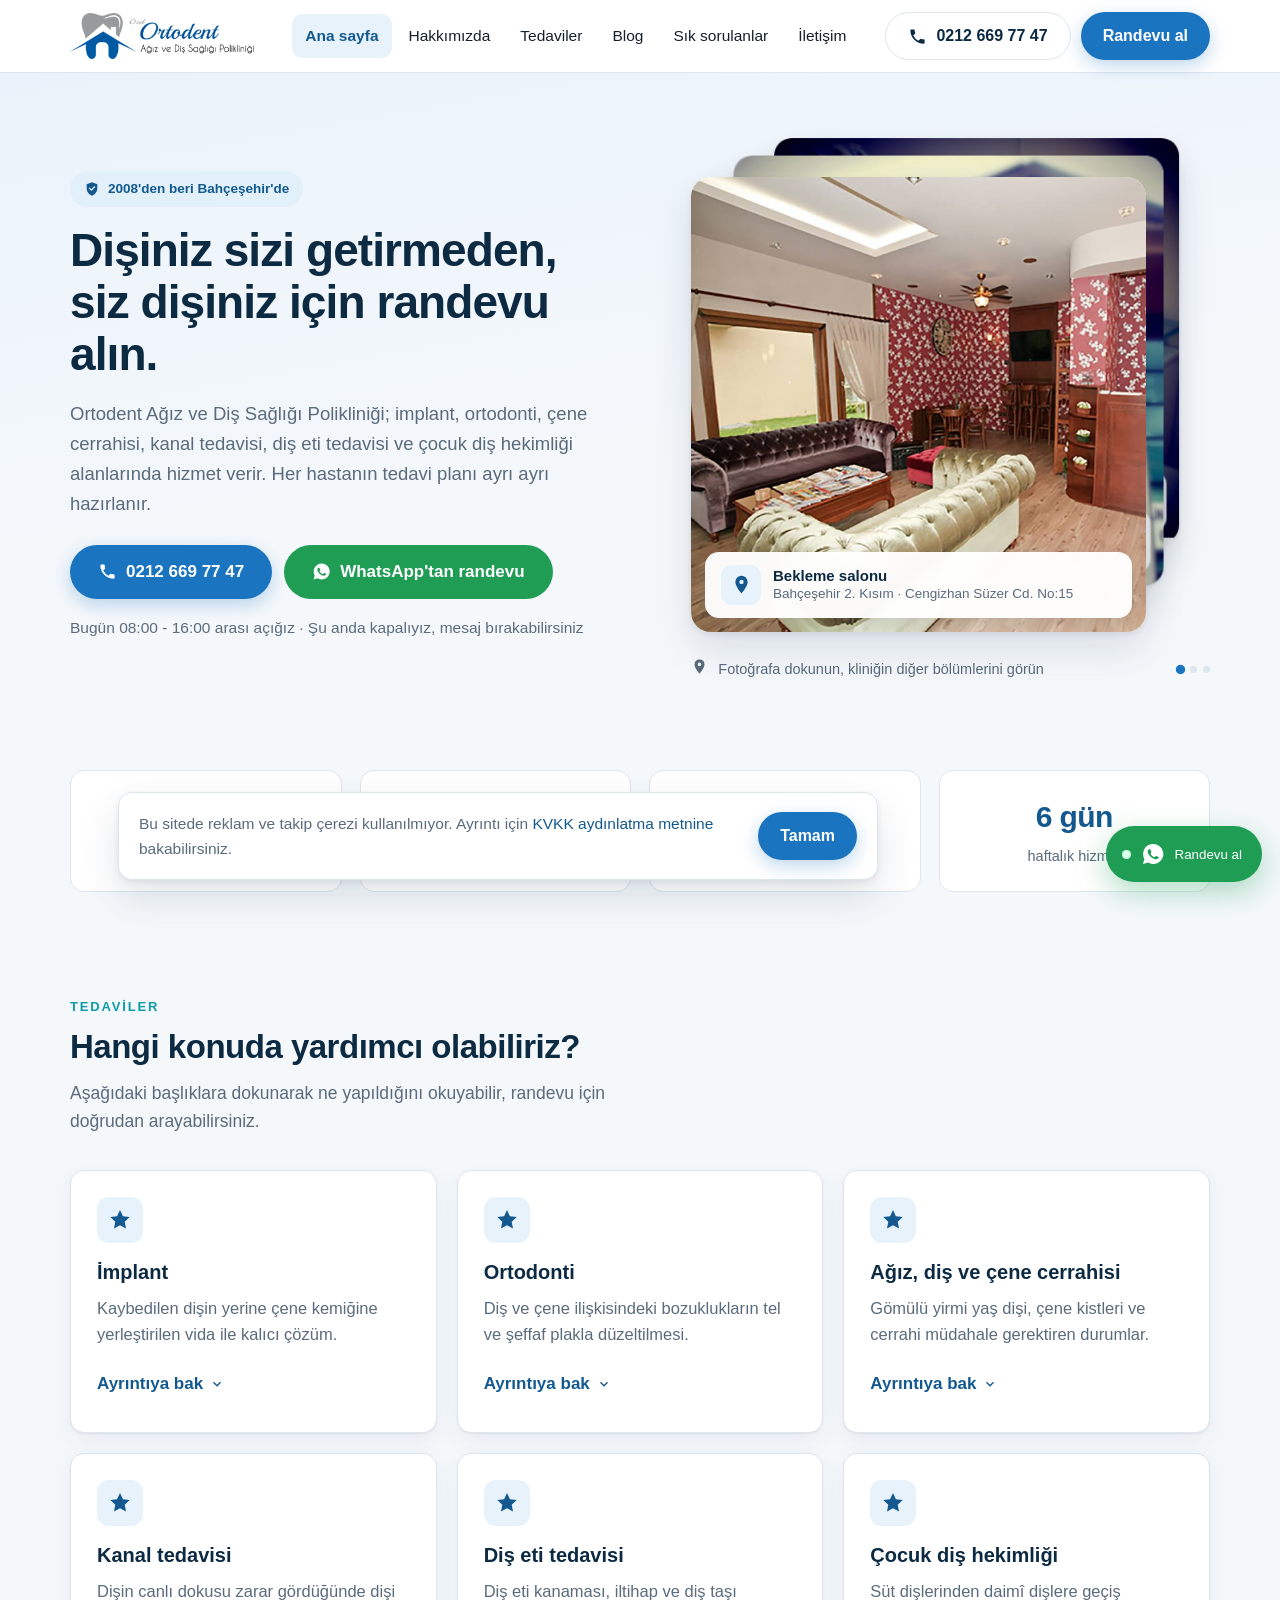
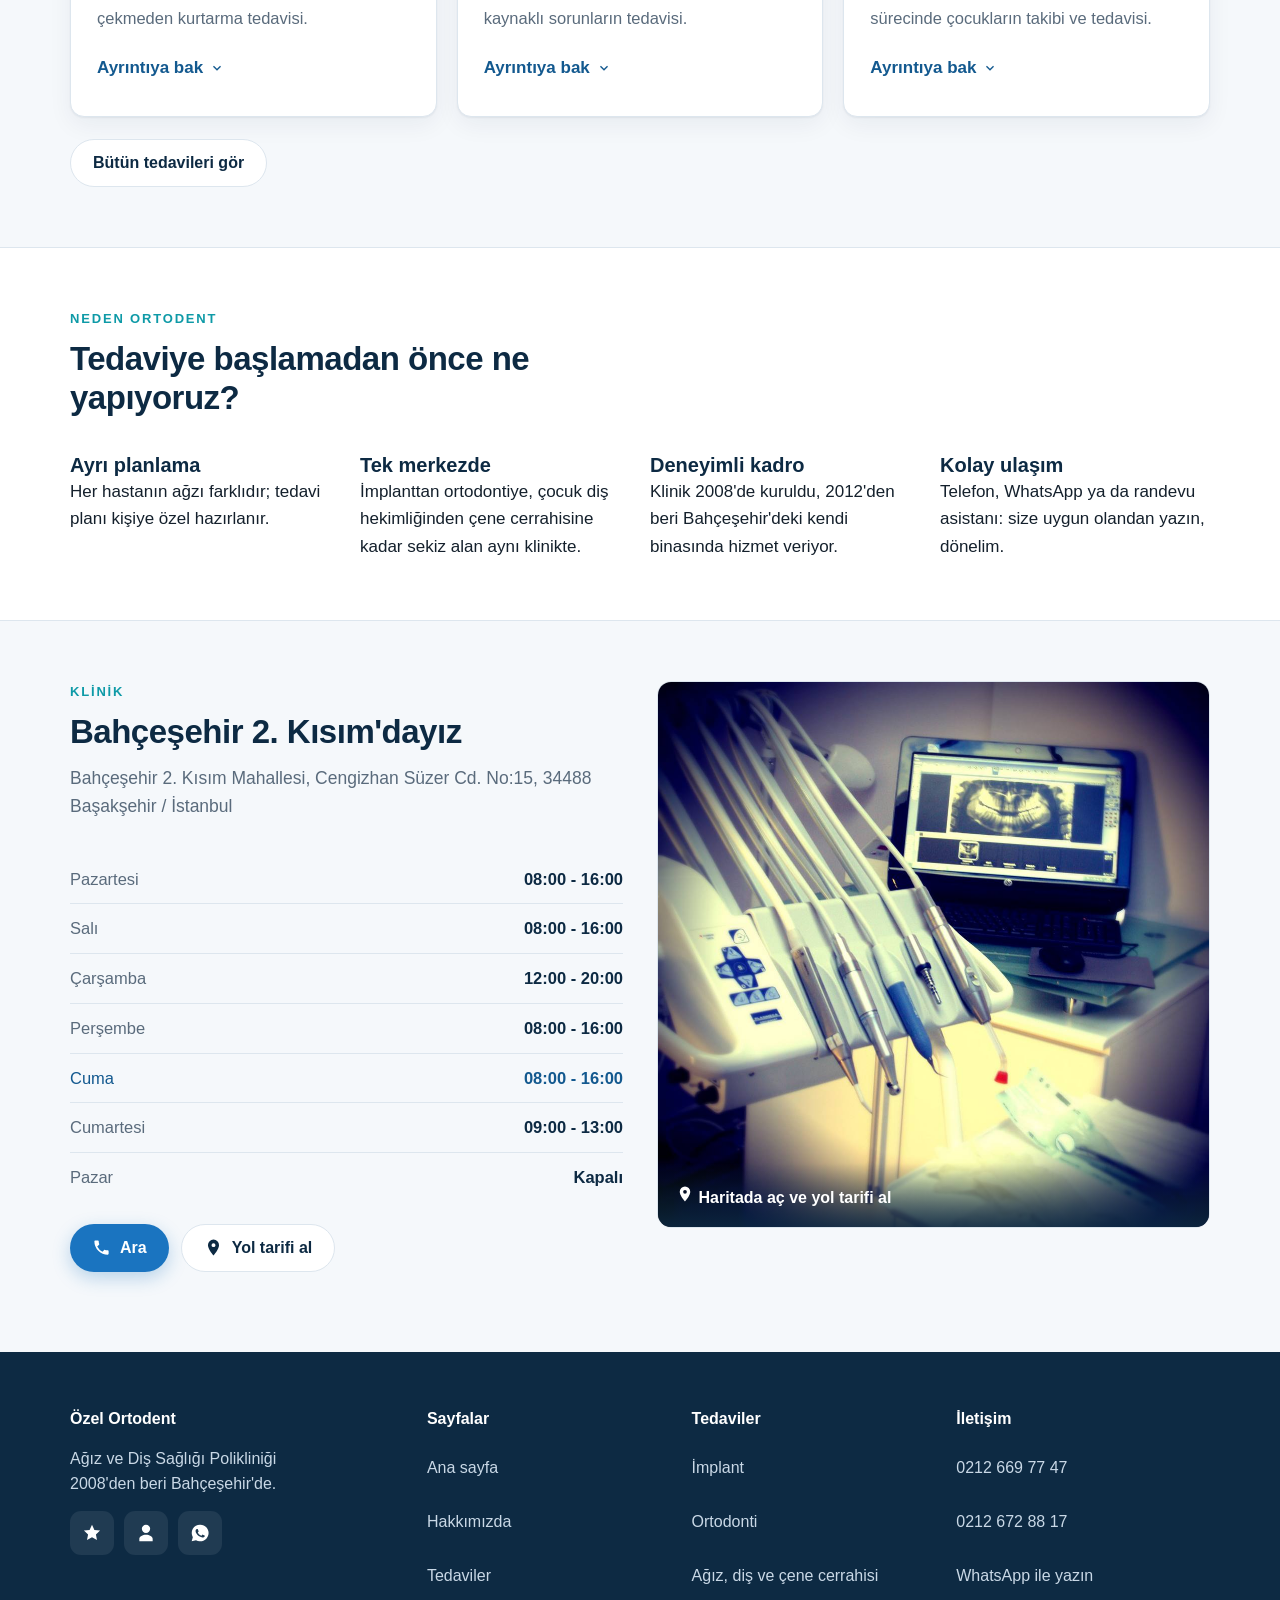
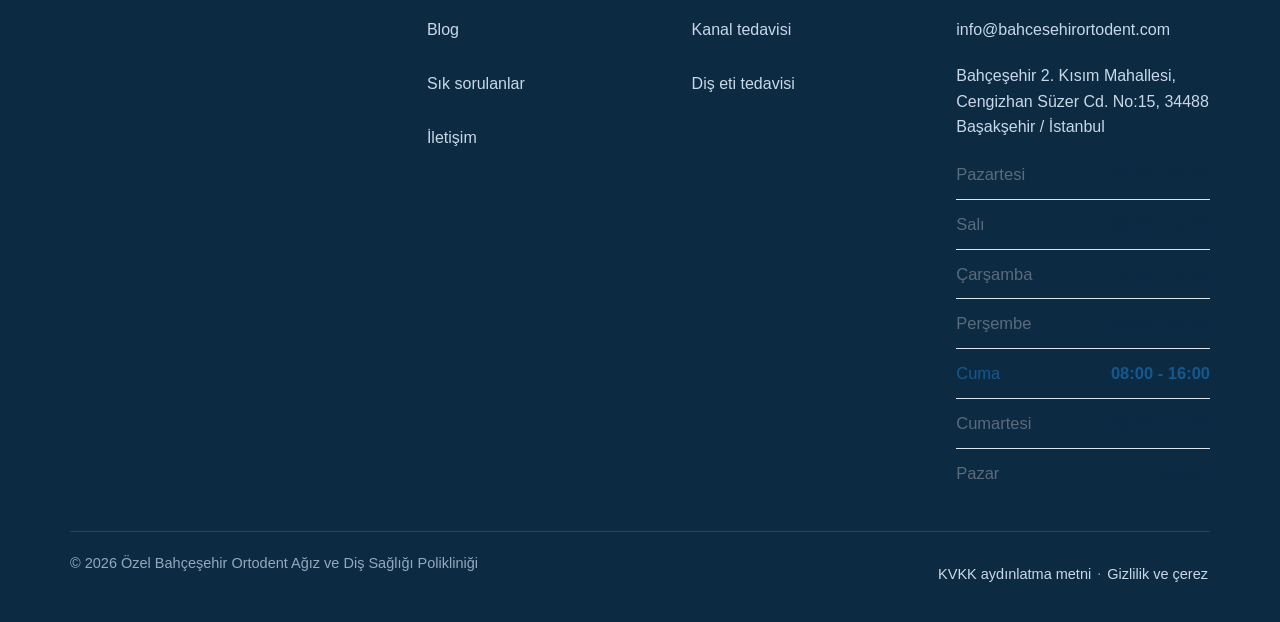
<file: index.html>
<!doctype html>
<html lang="tr">
<head>
<meta charset="utf-8">
<meta name="viewport" content="width=device-width, initial-scale=1">
<title>Özel Bahçeşehir Ortodent Ağız ve Diş Sağlığı Polikliniği | Bahçeşehir Diş Kliniği</title>
<meta name="robots" content="noindex, nofollow">
<meta name="description" content="Bahçeşehir&#x27;de 2008&#x27;den beri hizmet veren ağız ve diş sağlığı polikliniği. İmplant, ortodonti, kanal tedavisi ve çocuk diş hekimliği. Randevu için hemen arayın.">
<link rel="canonical" href="https://bahcesehirortodent.com/index.html">
<meta property="og:type" content="website">
<meta property="og:site_name" content="Özel Ortodent">
<meta property="og:title" content="Özel Bahçeşehir Ortodent Ağız ve Diş Sağlığı Polikliniği | Bahçeşehir Diş Kliniği">
<meta property="og:description" content="Bahçeşehir&#x27;de 2008&#x27;den beri hizmet veren ağız ve diş sağlığı polikliniği. İmplant, ortodonti, kanal tedavisi ve çocuk diş hekimliği. Randevu için hemen arayın.">
<meta property="og:url" content="https://bahcesehirortodent.com/index.html">
<meta property="og:image" content="https://bahcesehirortodent.com/gorsel/2560022329poliklinik.jpg">
<meta property="og:locale" content="tr_TR">
<meta name="twitter:card" content="summary_large_image">
<meta name="theme-color" content="#0d2a43">
<link rel="icon" href="favicon.svg" type="image/svg+xml">
<link rel="apple-touch-icon" href="gorsel/logo.png">
<link rel="stylesheet" href="stil.css?s=bd270976">
<script type="application/ld+json">{"@context": "https://schema.org", "@type": "Dentist", "name": "Özel Bahçeşehir Ortodent Ağız ve Diş Sağlığı Polikliniği", "url": "https://bahcesehirortodent.com/index.html", "image": "https://bahcesehirortodent.com/gorsel/2560022329poliklinik.jpg", "telephone": "+902126697747", "email": "info@bahcesehirortodent.com", "priceRange": "$$", "address": {"@type": "PostalAddress", "streetAddress": "Cengizhan Süzer Cd. No:15, Bahçeşehir 2. Kısım Mah.", "addressLocality": "Başakşehir", "addressRegion": "İstanbul", "postalCode": "34488", "addressCountry": "TR"}, "geo": {"@type": "GeoCoordinates", "latitude": "41.0663", "longitude": "28.6733"}, "openingHoursSpecification": [{"@type": "OpeningHoursSpecification", "dayOfWeek": ["Monday", "Tuesday", "Thursday", "Friday"], "opens": "08:00", "closes": "16:00"}, {"@type": "OpeningHoursSpecification", "dayOfWeek": ["Wednesday"], "opens": "12:00", "closes": "20:00"}, {"@type": "OpeningHoursSpecification", "dayOfWeek": ["Saturday"], "opens": "09:00", "closes": "13:00"}], "medicalSpecialty": ["Dentistry", "Orthodontic"], "founder": [{"@type": "Person", "name": "Dt. Pınar Nesrin Dindar"}, {"@type": "Person", "name": "Dr. Dt. Bahadır Dindar"}], "foundingDate": "2008"}</script>

</head>
<body class="">
<a class="atla" href="#ana">İçeriğe geç</a>

<header>
  <div class="kap ust">
    <a class="logo" href="index.html">
      <img src="gorsel/logo.png" alt="Özel Bahçeşehir Ortodent Ağız ve Diş Sağlığı Polikliniği logosu" width="300" height="88" style="height:46px;width:auto">
    </a>
    <nav class="ana" aria-label="Ana menü"><a href="index.html" aria-current="page">Ana sayfa</a><a href="hakkimizda.html">Hakkımızda</a><a href="tedaviler.html">Tedaviler</a><a href="blog.html">Blog</a><a href="sorular.html">Sık sorulanlar</a><a href="iletisim.html">İletişim</a></nav>
    <div class="ust-eylem">
      <a class="dugme ikincil" href="tel:+902126697747"><svg viewBox="0 0 24 24" fill="currentColor" width="18" height="18" aria-hidden="true"><path d="M6.6 10.8a15 15 0 006.6 6.6l2.2-2.2c.3-.3.7-.4 1-.2 1.2.4 2.4.6 3.6.6.6 0 1 .4 1 1V20c0 .6-.4 1-1 1A17 17 0 013 4c0-.6.4-1 1-1h3.5c.6 0 1 .4 1 1 0 1.3.2 2.5.6 3.6.1.4 0 .8-.2 1l-2.3 2.2z"/></svg> 0212 669 77 47</a>
      <a class="dugme birincil" href="iletisim.html#randevu">Randevu al</a>
    </div>
    <button class="hamburger" aria-label="Menüyü aç" aria-expanded="false" aria-controls="mobMenu"><span></span></button>
  </div>
  <div class="kap"><div class="mob-menu" id="mobMenu">
    <a href="index.html">Ana sayfa</a><a href="hakkimizda.html">Hakkımızda</a><a href="tedaviler.html">Tedaviler</a><a href="blog.html">Blog</a><a href="sorular.html">Sık sorulanlar</a><a href="iletisim.html">İletişim</a>
    <div class="mob-eylem">
      <a class="dugme birincil" href="tel:+902126697747"><svg viewBox="0 0 24 24" fill="currentColor" width="18" height="18" aria-hidden="true"><path d="M6.6 10.8a15 15 0 006.6 6.6l2.2-2.2c.3-.3.7-.4 1-.2 1.2.4 2.4.6 3.6.6.6 0 1 .4 1 1V20c0 .6-.4 1-1 1A17 17 0 013 4c0-.6.4-1 1-1h3.5c.6 0 1 .4 1 1 0 1.3.2 2.5.6 3.6.1.4 0 .8-.2 1l-2.3 2.2z"/></svg> Hemen ara</a>
      <a class="dugme yesil" href="https://wa.me/905373991048" target="_blank" rel="noopener"><svg viewBox="0 0 24 24" fill="currentColor" width="18" height="18" aria-hidden="true"><path d="M12 2a10 10 0 00-8.6 15L2 22l5.2-1.4A10 10 0 1012 2zm5.3 14.1c-.2.6-1.3 1.2-1.8 1.2-.5.1-1 .1-1.7-.1-.4-.1-.9-.3-1.5-.6-2.7-1.2-4.4-3.9-4.5-4.1-.1-.2-1.1-1.4-1.1-2.7s.7-1.9 1-2.2c.2-.2.5-.3.7-.3h.5c.2 0 .4 0 .6.5l.8 2c.1.2.1.4 0 .5l-.3.5-.4.4c-.1.1-.3.3-.1.6.2.3.7 1.2 1.6 2 1.1 1 2 1.3 2.3 1.4.3.1.4.1.6-.1l.8-1c.2-.2.4-.2.6-.1l2 .9c.2.1.4.2.4.3.1.2.1.7-.1 1.3z"/></svg> WhatsApp</a>
    </div>
  </div></div>
</header>

<main id="ana">

<section class="hero">
  <div class="kap hero-ic">
    <div>
      <span class="rozet"><svg viewBox="0 0 24 24" fill="currentColor" width="16" height="16" aria-hidden="true"><path d="M12 2l8 3v6c0 5-3.4 9.7-8 11-4.6-1.3-8-6-8-11V5l8-3zm-1 13l6-6-1.4-1.4L11 12.2 8.4 9.6 7 11l4 4z"/></svg> 2008'den beri Bahçeşehir'de</span>
      <h1>Dişiniz sizi getirmeden,<br>siz dişiniz için randevu alın.</h1>
      <p class="giris">Ortodent Ağız ve Diş Sağlığı Polikliniği; implant, ortodonti, çene cerrahisi,
      kanal tedavisi, diş eti tedavisi ve çocuk diş hekimliği alanlarında hizmet verir.
      Her hastanın tedavi planı ayrı ayrı hazırlanır.</p>
      <div class="hero-eylem">
        <a class="dugme birincil buyuk" href="tel:+902126697747"><svg viewBox="0 0 24 24" fill="currentColor" width="19" height="19" aria-hidden="true"><path d="M6.6 10.8a15 15 0 006.6 6.6l2.2-2.2c.3-.3.7-.4 1-.2 1.2.4 2.4.6 3.6.6.6 0 1 .4 1 1V20c0 .6-.4 1-1 1A17 17 0 013 4c0-.6.4-1 1-1h3.5c.6 0 1 .4 1 1 0 1.3.2 2.5.6 3.6.1.4 0 .8-.2 1l-2.3 2.2z"/></svg> 0212 669 77 47</a>
        <a class="dugme yesil buyuk" href="https://wa.me/905373991048" target="_blank" rel="noopener"><svg viewBox="0 0 24 24" fill="currentColor" width="19" height="19" aria-hidden="true"><path d="M12 2a10 10 0 00-8.6 15L2 22l5.2-1.4A10 10 0 1012 2zm5.3 14.1c-.2.6-1.3 1.2-1.8 1.2-.5.1-1 .1-1.7-.1-.4-.1-.9-.3-1.5-.6-2.7-1.2-4.4-3.9-4.5-4.1-.1-.2-1.1-1.4-1.1-2.7s.7-1.9 1-2.2c.2-.2.5-.3.7-.3h.5c.2 0 .4 0 .6.5l.8 2c.1.2.1.4 0 .5l-.3.5-.4.4c-.1.1-.3.3-.1.6.2.3.7 1.2 1.6 2 1.1 1 2 1.3 2.3 1.4.3.1.4.1.6-.1l.8-1c.2-.2.4-.2.6-.1l2 .9c.2.1.4.2.4.3.1.2.1.7-.1 1.3z"/></svg> WhatsApp'tan randevu</a>
      </div>
      <p style="margin-top:16px;font-size:15.5px;color:var(--sonuk)" data-bugun>
        Cumartesi dahil haftanın altı günü hizmet veriyoruz</p>
    </div>
    <div class="hero-gorsel">
      <button type="button" class="deste" id="klinik-destesi"
        aria-label="Kliniğin sonraki fotoğrafını göster">
        <article class="deste-kart" data-sira="0">
          <img src="gorsel/2560022329poliklinik.jpg" alt="Ortodent polikliniğinin bekleme salonu" width="1100" height="733" fetchpriority="high">
          <div class="deste-etiket">
            <div class="simge"><svg viewBox="0 0 24 24" fill="currentColor" width="21" height="21" aria-hidden="true"><path d="M12 2a7 7 0 00-7 7c0 5.2 7 13 7 13s7-7.8 7-13a7 7 0 00-7-7zm0 9.5A2.5 2.5 0 1112 6.5a2.5 2.5 0 010 5z"/></svg></div>
            <div><b>Bekleme salonu</b><span>Bahçeşehir 2. Kısım · Cengizhan Süzer Cd. No:15</span></div>
          </div>
        </article>
        <article class="deste-kart" data-sira="1">
          <img src="gorsel/2963531308kare20klinik.jpg" alt="Ortodent polikliniğinin sokaktan görünen girişi ve tabelası" width="1100" height="733" loading="lazy">
          <div class="deste-etiket">
            <div class="simge"><svg viewBox="0 0 24 24" fill="currentColor" width="21" height="21" aria-hidden="true"><path d="M12 2a7 7 0 00-7 7c0 5.2 7 13 7 13s7-7.8 7-13a7 7 0 00-7-7zm0 9.5A2.5 2.5 0 1112 6.5a2.5 2.5 0 010 5z"/></svg></div>
            <div><b>Klinik girişi</b><span>Şamlar, Başakşehir · sokaktan doğrudan giriş</span></div>
          </div>
        </article>
        <article class="deste-kart" data-sira="2">
          <img src="gorsel/3113231556klinik3.jpg" alt="Tedavi ünitesi ve dijital röntgen ekranı" width="1100" height="733" loading="lazy">
          <div class="deste-etiket">
            <div class="simge"><svg viewBox="0 0 24 24" fill="currentColor" width="21" height="21" aria-hidden="true"><path d="M12 2a7 7 0 00-7 7c0 5.2 7 13 7 13s7-7.8 7-13a7 7 0 00-7-7zm0 9.5A2.5 2.5 0 1112 6.5a2.5 2.5 0 010 5z"/></svg></div>
            <div><b>Tedavi odası</b><span>Dijital röntgen ve tedavi ünitesi</span></div>
          </div>
        </article>
      </button>
      <p class="deste-ipucu">
        <span aria-hidden="true"><svg viewBox="0 0 24 24" fill="currentColor" width="17" height="17" aria-hidden="true"><path d="M12 2a7 7 0 00-7 7c0 5.2 7 13 7 13s7-7.8 7-13a7 7 0 00-7-7zm0 9.5A2.5 2.5 0 1112 6.5a2.5 2.5 0 010 5z"/></svg></span>
        Fotoğrafa dokunun, kliniğin diğer bölümlerini görün
        <span class="sayac" aria-hidden="true"><span class="nokta etkin"></span><span class="nokta"></span><span class="nokta"></span></span>
      </p>
      <p class="gizli-alan" aria-live="polite" id="deste-duyuru">
        Bekleme salonu. Bahçeşehir 2. Kısım · Cengizhan Süzer Cd. No:15</p>
    </div>
  </div>
</section>

<section class="dar">
  <div class="kap">
    <div class="olcum">
      <div><b>2008</b><span>kuruluş yılı</span></div>
      <div><b>8</b><span>tedavi alanı</span></div>
      <div><b>2</b><span>hekim</span></div>
      <div><b>6 gün</b><span>haftalık hizmet</span></div>
    </div>
  </div>
</section>

<section>
  <div class="kap">
    <div class="bolum-bas">
      <span class="etiket">Tedaviler</span>
      <h2>Hangi konuda yardımcı olabiliriz?</h2>
      <p>Aşağıdaki başlıklara dokunarak ne yapıldığını okuyabilir, randevu için doğrudan arayabilirsiniz.</p>
    </div>
    <div class="izgara uc">
      <article class="kart">
        <div class="simge"><svg viewBox="0 0 24 24" fill="currentColor" width="24" height="24" aria-hidden="true"><path d="M12 2l2.9 6.3 6.8.8-5 4.6 1.3 6.8L12 17.2 6 20.5l1.3-6.8-5-4.6 6.8-.8L12 2z"/></svg></div>
        <h3>İmplant</h3>
        <p>Kaybedilen dişin yerine çene kemiğine yerleştirilen vida ile kalıcı çözüm.</p>
        <a class="devam" href="tedaviler.html#implant">Ayrıntıya bak <svg viewBox="0 0 24 24" fill="currentColor" width="16" height="16" aria-hidden="true"><path d="M12 16l-6-6 1.4-1.4L12 13.2l4.6-4.6L18 10z"/></svg></a>
      </article>
      <article class="kart">
        <div class="simge"><svg viewBox="0 0 24 24" fill="currentColor" width="24" height="24" aria-hidden="true"><path d="M12 2l2.9 6.3 6.8.8-5 4.6 1.3 6.8L12 17.2 6 20.5l1.3-6.8-5-4.6 6.8-.8L12 2z"/></svg></div>
        <h3>Ortodonti</h3>
        <p>Diş ve çene ilişkisindeki bozuklukların tel ve şeffaf plakla düzeltilmesi.</p>
        <a class="devam" href="tedaviler.html#ortodonti">Ayrıntıya bak <svg viewBox="0 0 24 24" fill="currentColor" width="16" height="16" aria-hidden="true"><path d="M12 16l-6-6 1.4-1.4L12 13.2l4.6-4.6L18 10z"/></svg></a>
      </article>
      <article class="kart">
        <div class="simge"><svg viewBox="0 0 24 24" fill="currentColor" width="24" height="24" aria-hidden="true"><path d="M12 2l2.9 6.3 6.8.8-5 4.6 1.3 6.8L12 17.2 6 20.5l1.3-6.8-5-4.6 6.8-.8L12 2z"/></svg></div>
        <h3>Ağız, diş ve çene cerrahisi</h3>
        <p>Gömülü yirmi yaş dişi, çene kistleri ve cerrahi müdahale gerektiren durumlar.</p>
        <a class="devam" href="tedaviler.html#cerrahi">Ayrıntıya bak <svg viewBox="0 0 24 24" fill="currentColor" width="16" height="16" aria-hidden="true"><path d="M12 16l-6-6 1.4-1.4L12 13.2l4.6-4.6L18 10z"/></svg></a>
      </article>
      <article class="kart">
        <div class="simge"><svg viewBox="0 0 24 24" fill="currentColor" width="24" height="24" aria-hidden="true"><path d="M12 2l2.9 6.3 6.8.8-5 4.6 1.3 6.8L12 17.2 6 20.5l1.3-6.8-5-4.6 6.8-.8L12 2z"/></svg></div>
        <h3>Kanal tedavisi</h3>
        <p>Dişin canlı dokusu zarar gördüğünde dişi çekmeden kurtarma tedavisi.</p>
        <a class="devam" href="tedaviler.html#endodonti">Ayrıntıya bak <svg viewBox="0 0 24 24" fill="currentColor" width="16" height="16" aria-hidden="true"><path d="M12 16l-6-6 1.4-1.4L12 13.2l4.6-4.6L18 10z"/></svg></a>
      </article>
      <article class="kart">
        <div class="simge"><svg viewBox="0 0 24 24" fill="currentColor" width="24" height="24" aria-hidden="true"><path d="M12 2l2.9 6.3 6.8.8-5 4.6 1.3 6.8L12 17.2 6 20.5l1.3-6.8-5-4.6 6.8-.8L12 2z"/></svg></div>
        <h3>Diş eti tedavisi</h3>
        <p>Diş eti kanaması, iltihap ve diş taşı kaynaklı sorunların tedavisi.</p>
        <a class="devam" href="tedaviler.html#periodonti">Ayrıntıya bak <svg viewBox="0 0 24 24" fill="currentColor" width="16" height="16" aria-hidden="true"><path d="M12 16l-6-6 1.4-1.4L12 13.2l4.6-4.6L18 10z"/></svg></a>
      </article>
      <article class="kart">
        <div class="simge"><svg viewBox="0 0 24 24" fill="currentColor" width="24" height="24" aria-hidden="true"><path d="M12 2l2.9 6.3 6.8.8-5 4.6 1.3 6.8L12 17.2 6 20.5l1.3-6.8-5-4.6 6.8-.8L12 2z"/></svg></div>
        <h3>Çocuk diş hekimliği</h3>
        <p>Süt dişlerinden daimî dişlere geçiş sürecinde çocukların takibi ve tedavisi.</p>
        <a class="devam" href="tedaviler.html#pedodonti">Ayrıntıya bak <svg viewBox="0 0 24 24" fill="currentColor" width="16" height="16" aria-hidden="true"><path d="M12 16l-6-6 1.4-1.4L12 13.2l4.6-4.6L18 10z"/></svg></a>
      </article></div>
    <p style="margin-top:22px"><a class="dugme ikincil" href="tedaviler.html">Bütün tedavileri gör</a></p>
  </div>
</section>

<section style="background:#fff;border-block:1px solid var(--cizgi)">
  <div class="kap">
    <div class="bolum-bas">
      <span class="etiket">Neden Ortodent</span>
      <h2>Tedaviye başlamadan önce ne yapıyoruz?</h2>
    </div>
    <div class="izgara dort">
      <div><h3>Ayrı planlama</h3><p>Her hastanın ağzı farklıdır; tedavi planı kişiye özel hazırlanır.</p></div>
      <div><h3>Tek merkezde</h3><p>İmplanttan ortodontiye, çocuk diş hekimliğinden çene cerrahisine kadar sekiz alan aynı klinikte.</p></div>
      <div><h3>Deneyimli kadro</h3><p>Klinik 2008'de kuruldu, 2012'den beri Bahçeşehir'deki kendi binasında hizmet veriyor.</p></div>
      <div><h3>Kolay ulaşım</h3><p>Telefon, WhatsApp ya da randevu asistanı: size uygun olandan yazın, dönelim.</p></div>
    </div>
  </div>
</section>

<section>
  <div class="kap iletisim-izgara">
    <div>
      <div class="bolum-bas">
        <span class="etiket">Klinik</span>
        <h2>Bahçeşehir 2. Kısım'dayız</h2>
        <p>Bahçeşehir 2. Kısım Mahallesi, Cengizhan Süzer Cd. No:15, 34488 Başakşehir / İstanbul</p>
      </div>
      <table class="saat-tablo"><tr data-gun="1"><td>Pazartesi</td><td>08:00 - 16:00</td></tr><tr data-gun="2"><td>Salı</td><td>08:00 - 16:00</td></tr><tr data-gun="3"><td>Çarşamba</td><td>12:00 - 20:00</td></tr><tr data-gun="4"><td>Perşembe</td><td>08:00 - 16:00</td></tr><tr data-gun="5"><td>Cuma</td><td>08:00 - 16:00</td></tr><tr data-gun="6"><td>Cumartesi</td><td>09:00 - 13:00</td></tr><tr data-gun="0"><td>Pazar</td><td>Kapalı</td></tr></table>
      <div style="display:flex;gap:12px;flex-wrap:wrap;margin-top:22px">
        <a class="dugme birincil" href="tel:+902126697747"><svg viewBox="0 0 24 24" fill="currentColor" width="18" height="18" aria-hidden="true"><path d="M6.6 10.8a15 15 0 006.6 6.6l2.2-2.2c.3-.3.7-.4 1-.2 1.2.4 2.4.6 3.6.6.6 0 1 .4 1 1V20c0 .6-.4 1-1 1A17 17 0 013 4c0-.6.4-1 1-1h3.5c.6 0 1 .4 1 1 0 1.3.2 2.5.6 3.6.1.4 0 .8-.2 1l-2.3 2.2z"/></svg> Ara</a>
        <a class="dugme ikincil" href="https://www.google.com/maps/search/?api=1&query=Bah%C3%A7e%C5%9Fehir+Ortodent+A%C4%9F%C4%B1z+ve+Di%C5%9F+Sa%C4%9Fl%C4%B1%C4%9F%C4%B1+Poliklini%C4%9Fi" target="_blank" rel="noopener"><svg viewBox="0 0 24 24" fill="currentColor" width="18" height="18" aria-hidden="true"><path d="M12 2a7 7 0 00-7 7c0 5.2 7 13 7 13s7-7.8 7-13a7 7 0 00-7-7zm0 9.5A2.5 2.5 0 1112 6.5a2.5 2.5 0 010 5z"/></svg> Yol tarifi al</a>
      </div>
    </div>
    <div class="harita">
      <a href="https://www.google.com/maps/search/?api=1&query=Bah%C3%A7e%C5%9Fehir+Ortodent+A%C4%9F%C4%B1z+ve+Di%C5%9F+Sa%C4%9Fl%C4%B1%C4%9F%C4%B1+Poliklini%C4%9Fi" target="_blank" rel="noopener" aria-label="Haritada konumu aç">
        <img src="gorsel/3113231556klinik3.jpg" alt="Ortodent polikliniğinin dış görünümü" width="1100" height="733" loading="lazy">
        <span class="uzeri"><svg viewBox="0 0 24 24" fill="currentColor" width="18" height="18" aria-hidden="true"><path d="M12 2a7 7 0 00-7 7c0 5.2 7 13 7 13s7-7.8 7-13a7 7 0 00-7-7zm0 9.5A2.5 2.5 0 1112 6.5a2.5 2.5 0 010 5z"/></svg> Haritada aç ve yol tarifi al</span>
      </a>
    </div>
  </div>
</section>

</main>

<footer>
  <div class="kap">
    <div class="alt-izgara">
      <div>
        <h4>Özel Ortodent</h4>
        <p style="font-size:16px;line-height:1.6">Ağız ve Diş Sağlığı Polikliniği<br>2008'den beri Bahçeşehir'de.</p>
        <div class="sosyal">
          <a href="https://www.instagram.com/" aria-label="Instagram" target="_blank" rel="noopener"><svg viewBox="0 0 24 24" fill="currentColor" width="20" height="20" aria-hidden="true"><path d="M12 2l2.9 6.3 6.8.8-5 4.6 1.3 6.8L12 17.2 6 20.5l1.3-6.8-5-4.6 6.8-.8L12 2z"/></svg></a>
          <a href="https://www.facebook.com/" aria-label="Facebook" target="_blank" rel="noopener"><svg viewBox="0 0 24 24" fill="currentColor" width="20" height="20" aria-hidden="true"><path d="M12 12a5 5 0 100-10 5 5 0 000 10zm0 2c-4 0-8 2-8 5v3h16v-3c0-3-4-5-8-5z"/></svg></a>
          <a href="https://wa.me/905373991048" aria-label="WhatsApp" target="_blank" rel="noopener"><svg viewBox="0 0 24 24" fill="currentColor" width="20" height="20" aria-hidden="true"><path d="M12 2a10 10 0 00-8.6 15L2 22l5.2-1.4A10 10 0 1012 2zm5.3 14.1c-.2.6-1.3 1.2-1.8 1.2-.5.1-1 .1-1.7-.1-.4-.1-.9-.3-1.5-.6-2.7-1.2-4.4-3.9-4.5-4.1-.1-.2-1.1-1.4-1.1-2.7s.7-1.9 1-2.2c.2-.2.5-.3.7-.3h.5c.2 0 .4 0 .6.5l.8 2c.1.2.1.4 0 .5l-.3.5-.4.4c-.1.1-.3.3-.1.6.2.3.7 1.2 1.6 2 1.1 1 2 1.3 2.3 1.4.3.1.4.1.6-.1l.8-1c.2-.2.4-.2.6-.1l2 .9c.2.1.4.2.4.3.1.2.1.7-.1 1.3z"/></svg></a>
        </div>
      </div>
      <div>
        <h4>Sayfalar</h4>
        <ul><li><a href="index.html">Ana sayfa</a></li><li><a href="hakkimizda.html">Hakkımızda</a></li><li><a href="tedaviler.html">Tedaviler</a></li><li><a href="blog.html">Blog</a></li><li><a href="sorular.html">Sık sorulanlar</a></li><li><a href="iletisim.html">İletişim</a></li></ul>
      </div>
      <div>
        <h4>Tedaviler</h4>
        <ul><li><a href="tedaviler.html#implant">İmplant</a></li><li><a href="tedaviler.html#ortodonti">Ortodonti</a></li><li><a href="tedaviler.html#cerrahi">Ağız, diş ve çene cerrahisi</a></li><li><a href="tedaviler.html#endodonti">Kanal tedavisi</a></li><li><a href="tedaviler.html#periodonti">Diş eti tedavisi</a></li></ul>
      </div>
      <div>
        <h4>İletişim</h4>
        <ul>
          <li><a href="tel:+902126697747">0212 669 77 47</a></li>
          <li><a href="tel:+902126728817">0212 672 88 17</a></li>
          <li><a href="https://wa.me/905373991048" target="_blank" rel="noopener">WhatsApp ile yazın</a></li>
          <li><a href="mailto:info@bahcesehirortodent.com">info@bahcesehirortodent.com</a></li>
          <li><a href="https://www.google.com/maps/search/?api=1&query=Bah%C3%A7e%C5%9Fehir+Ortodent+A%C4%9F%C4%B1z+ve+Di%C5%9F+Sa%C4%9Fl%C4%B1%C4%9F%C4%B1+Poliklini%C4%9Fi" target="_blank" rel="noopener">Bahçeşehir 2. Kısım Mahallesi, Cengizhan Süzer Cd. No:15, 34488 Başakşehir / İstanbul</a></li>
        </ul>
        <table class="saat-tablo" style="margin-top:10px"><tr data-gun="1"><td>Pazartesi</td><td>08:00 - 16:00</td></tr><tr data-gun="2"><td>Salı</td><td>08:00 - 16:00</td></tr><tr data-gun="3"><td>Çarşamba</td><td>12:00 - 20:00</td></tr><tr data-gun="4"><td>Perşembe</td><td>08:00 - 16:00</td></tr><tr data-gun="5"><td>Cuma</td><td>08:00 - 16:00</td></tr><tr data-gun="6"><td>Cumartesi</td><td>09:00 - 13:00</td></tr><tr data-gun="0"><td>Pazar</td><td>Kapalı</td></tr></table>
      </div>
    </div>
    <div class="alt-son">
      <span>© 2026 Özel Bahçeşehir Ortodent Ağız ve Diş Sağlığı Polikliniği</span>
      <span><a href="#" data-kvkk>KVKK aydınlatma metni</a> · <a href="#" data-kvkk>Gizlilik ve çerez</a></span>
    </div>
  </div>
</footer>

<button class="asistan-dugme" aria-label="Randevu asistanını aç">
  <span class="nokta" aria-hidden="true"></span><svg viewBox="0 0 24 24" fill="currentColor" width="24" height="24" aria-hidden="true"><path d="M12 2a10 10 0 00-8.6 15L2 22l5.2-1.4A10 10 0 1012 2zm5.3 14.1c-.2.6-1.3 1.2-1.8 1.2-.5.1-1 .1-1.7-.1-.4-.1-.9-.3-1.5-.6-2.7-1.2-4.4-3.9-4.5-4.1-.1-.2-1.1-1.4-1.1-2.7s.7-1.9 1-2.2c.2-.2.5-.3.7-.3h.5c.2 0 .4 0 .6.5l.8 2c.1.2.1.4 0 .5l-.3.5-.4.4c-.1.1-.3.3-.1.6.2.3.7 1.2 1.6 2 1.1 1 2 1.3 2.3 1.4.3.1.4.1.6-.1l.8-1c.2-.2.4-.2.6-.1l2 .9c.2.1.4.2.4.3.1.2.1.7-.1 1.3z"/></svg> Randevu al
</button>

<aside class="asistan" aria-label="Randevu asistanı">
  <div class="asistan-ust">
    <div><svg viewBox="0 0 24 24" fill="currentColor" width="26" height="26" aria-hidden="true"><path d="M12 2a10 10 0 00-8.6 15L2 22l5.2-1.4A10 10 0 1012 2zm5.3 14.1c-.2.6-1.3 1.2-1.8 1.2-.5.1-1 .1-1.7-.1-.4-.1-.9-.3-1.5-.6-2.7-1.2-4.4-3.9-4.5-4.1-.1-.2-1.1-1.4-1.1-2.7s.7-1.9 1-2.2c.2-.2.5-.3.7-.3h.5c.2 0 .4 0 .6.5l.8 2c.1.2.1.4 0 .5l-.3.5-.4.4c-.1.1-.3.3-.1.6.2.3.7 1.2 1.6 2 1.1 1 2 1.3 2.3 1.4.3.1.4.1.6-.1l.8-1c.2-.2.4-.2.6-.1l2 .9c.2.1.4.2.4.3.1.2.1.7-.1 1.3z"/></svg></div>
    <div><b>Randevu asistanı</b><span>Genelde birkaç saniyede yanıtlar</span></div>
    <button class="kapat" aria-label="Asistanı kapat">&times;</button>
  </div>
  <div class="asistan-govde"></div>
  <div class="asistan-alt"></div>
</aside>

<dialog class="kvkk" aria-label="KVKK aydınlatma metni">
  <div class="ic">
    <h3>KVKK aydınlatma metni ve çerez bilgilendirmesi</h3>
    <p><b>Veri sorumlusu:</b> Özel Bahçeşehir Ortodent Ağız ve Diş Sağlığı Polikliniği, Bahçeşehir 2. Kısım Mahallesi, Cengizhan Süzer Cd. No:15, 34488 Başakşehir / İstanbul.</p>
    <p><b>Hangi veriler işleniyor:</b> İletişim formunu ya da randevu asistanını kullandığınızda
    adınız, telefon numaranız ve randevu talebinizle ilgili yazdığınız bilgiler işlenir.</p>
    <p><b>Amaç:</b> Randevu taleplerinin karşılanması ve size geri dönüş yapılması.</p>
    <p><b>Hukuki sebep:</b> 6698 sayılı Kanun'un 5. maddesi kapsamında açık rızanız ve
    sağlık hizmetinin yürütülmesi için gereklilik.</p>
    <p><b>Aktarım:</b> Talebinizi WhatsApp üzerinden ilettiğinizde mesaj içeriği WhatsApp'ın
    sunucuları üzerinden geçer. Bunun dışında üçüncü kişilerle paylaşılmaz.</p>
    <p><b>Haklarınız:</b> Kanun'un 11. maddesi uyarınca verilerinize erişme, düzeltilmesini veya
    silinmesini isteme hakkınız vardır. Bunun için <a href="mailto:info@bahcesehirortodent.com">info@bahcesehirortodent.com</a> adresine yazabilirsiniz.</p>
    <p><b>Çerezler:</b> Bu sitede takip veya reklam çerezi kullanılmaz. Yalnızca çerez
    bildiriminin kapatıldığını hatırlamak için tarayıcınızda tek bir kayıt tutulur.</p>
  </div>
  <div class="kapat-satir"><button class="dugme birincil kvkk-kapat" type="button">Anladım</button></div>
</dialog>

<div class="cerez" role="region" aria-label="Çerez bilgilendirmesi">
  <p>Bu sitede reklam ve takip çerezi kullanılmıyor. Ayrıntı için
  <a href="#" data-kvkk>KVKK aydınlatma metnine</a> bakabilirsiniz.</p>
  <button class="dugme birincil cerez-tamam" type="button">Tamam</button>
</div>

<script src="site.js?s=0f8d204b" defer></script>
</body>
</html>
</file>
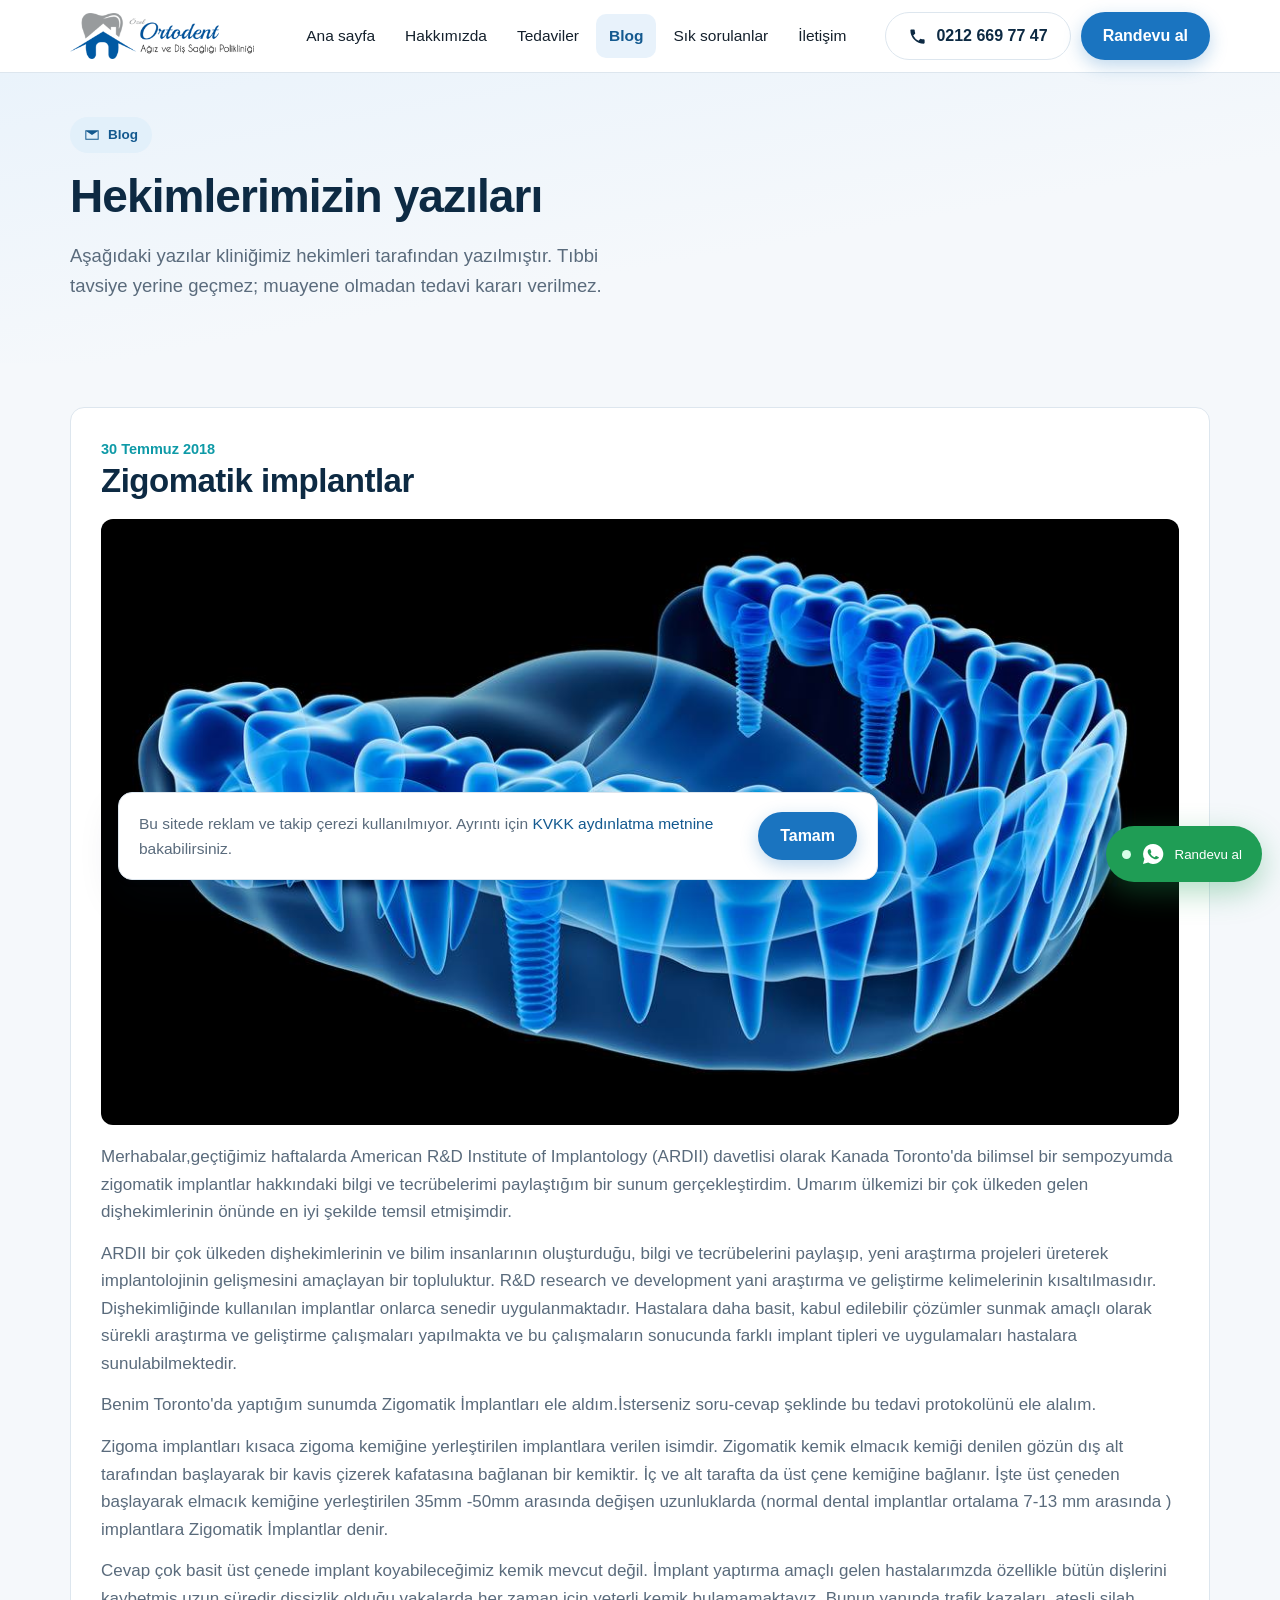
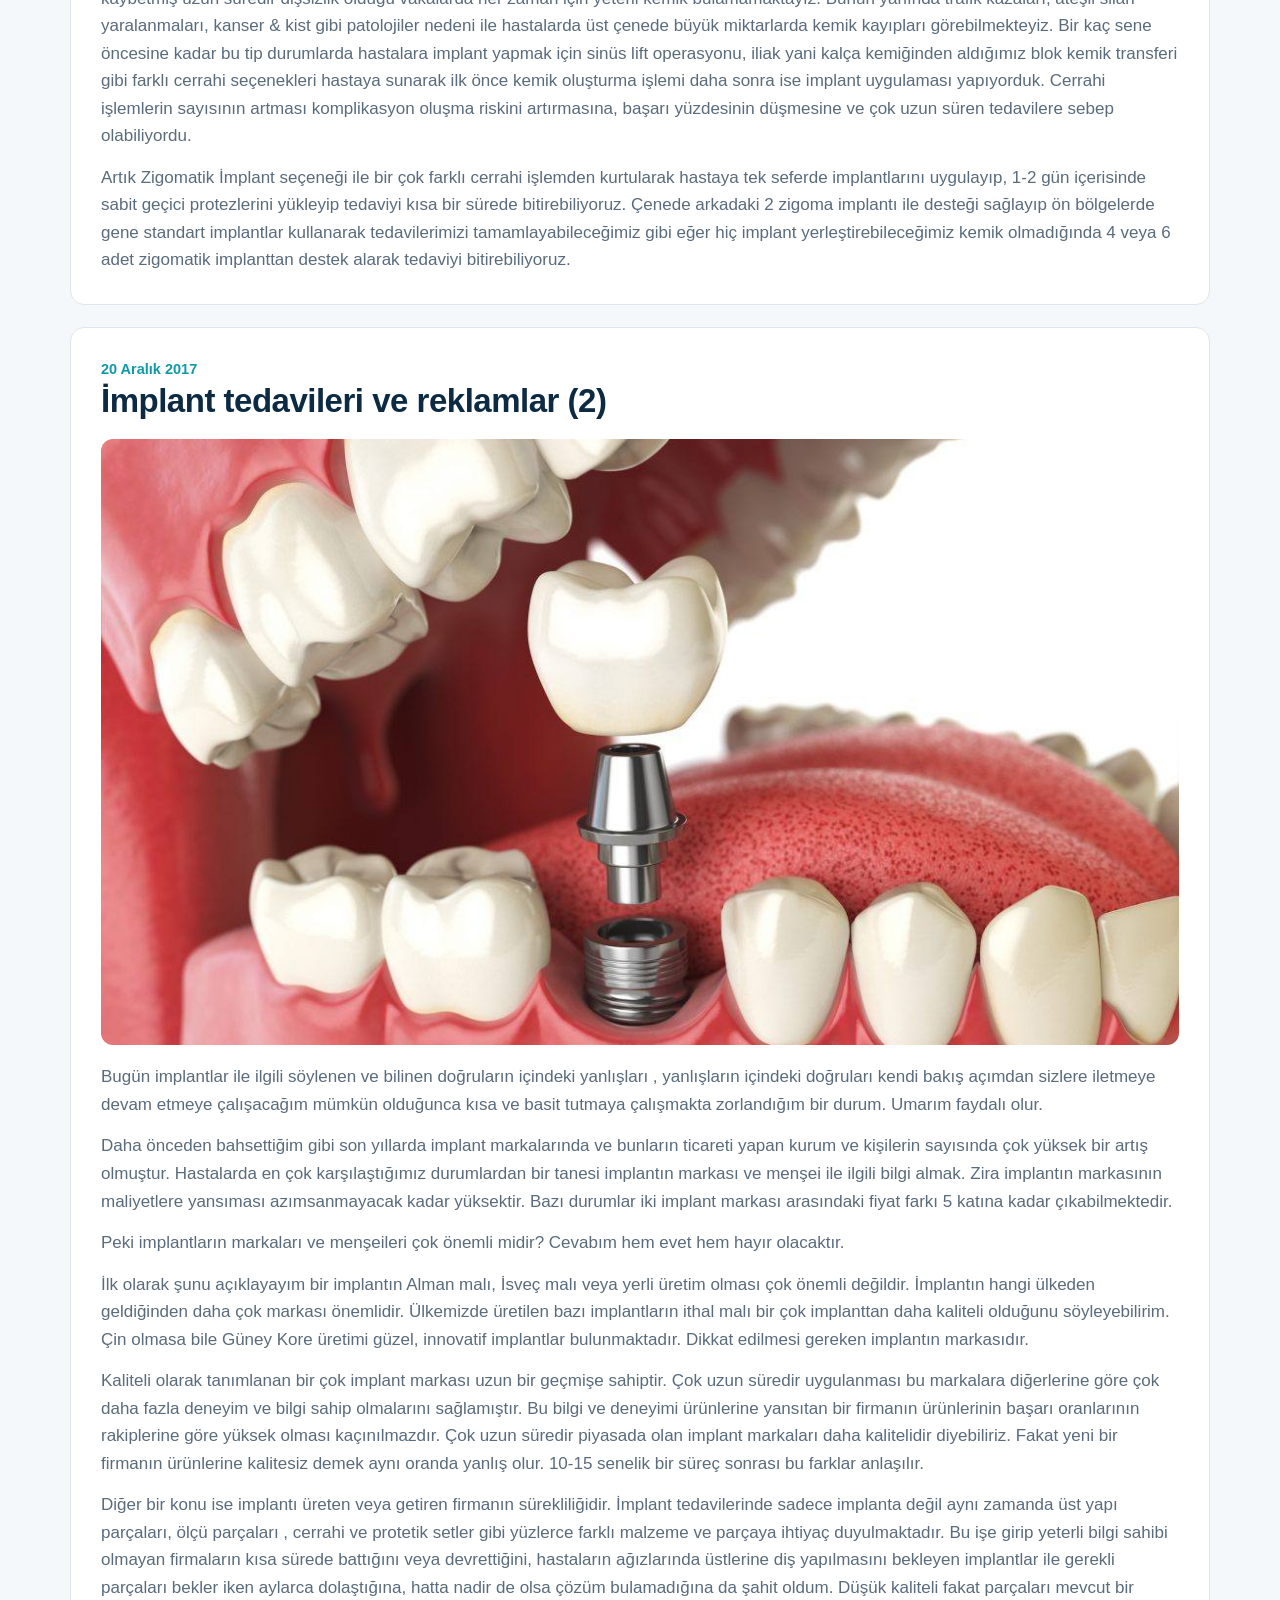
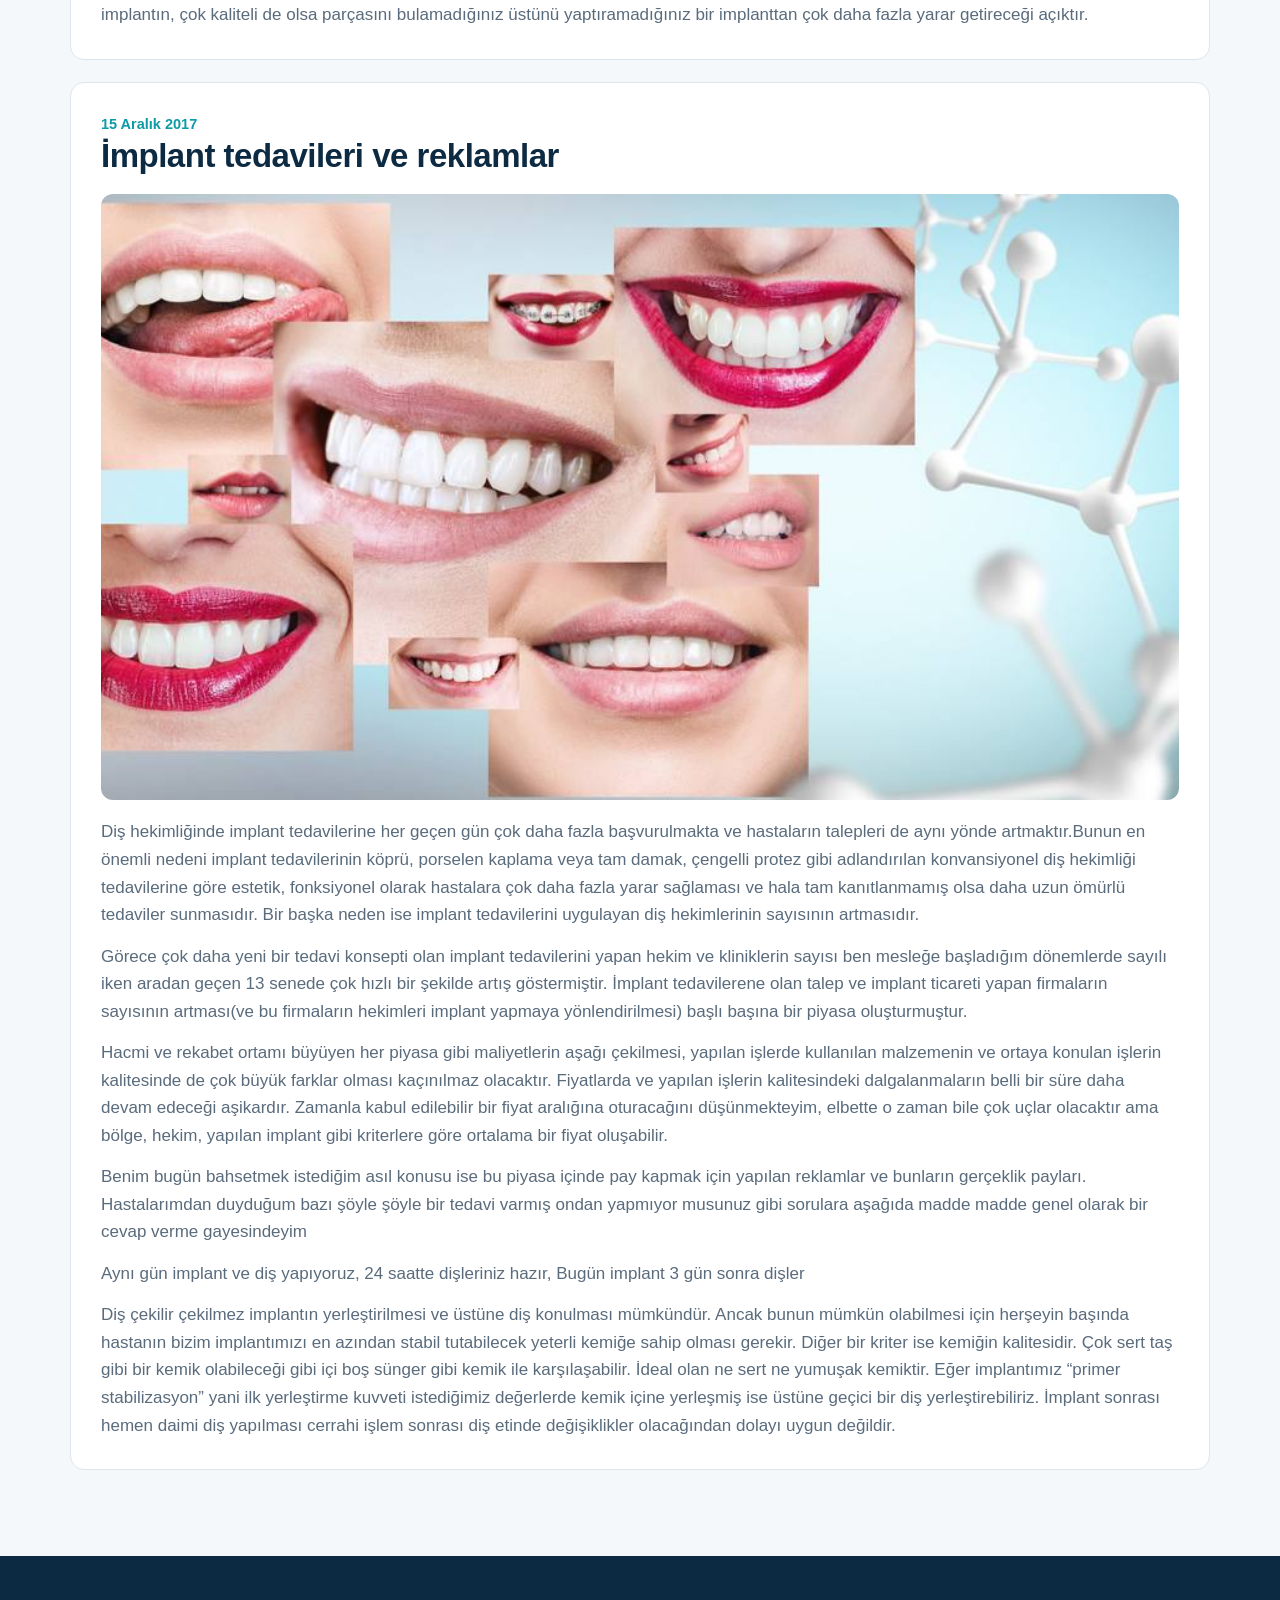
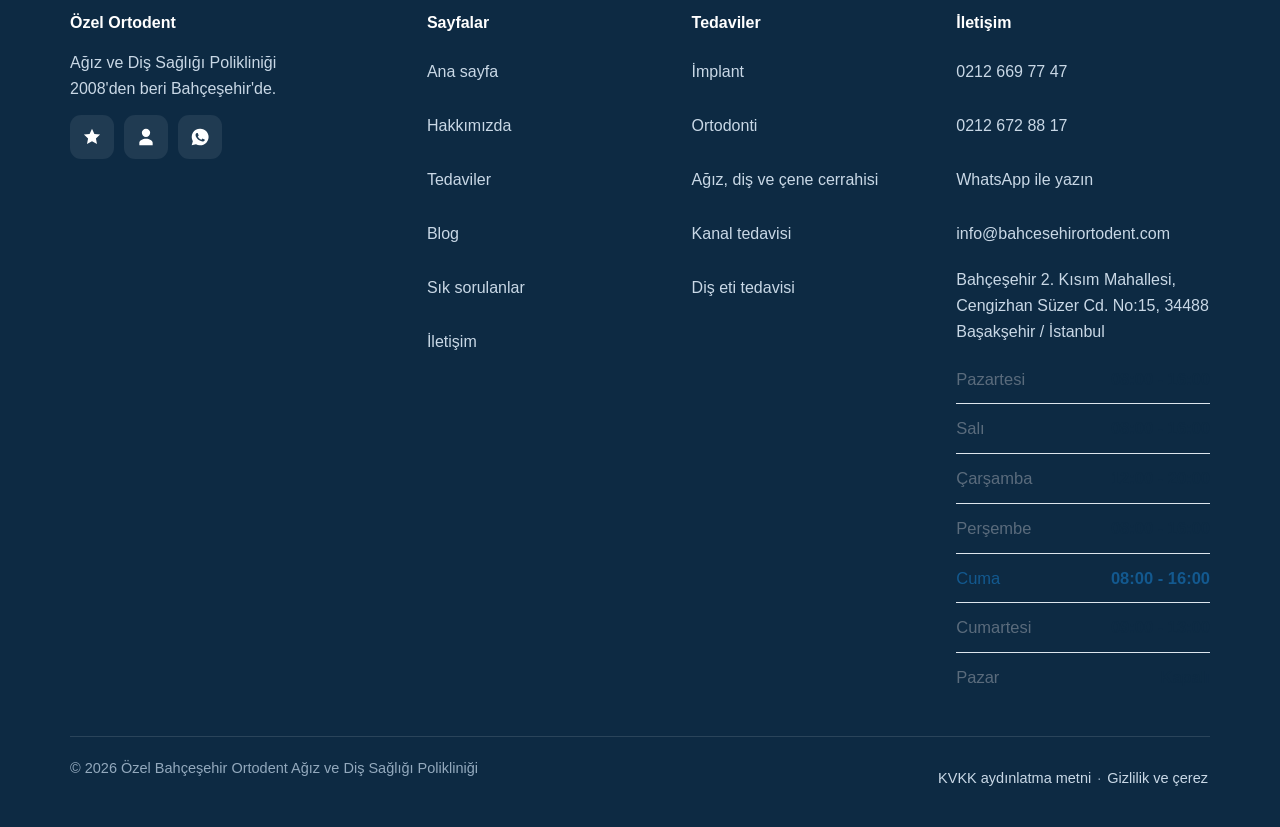
<file: blog.html>
<!doctype html>
<html lang="tr">
<head>
<meta charset="utf-8">
<meta name="viewport" content="width=device-width, initial-scale=1">
<title>Blog | Diş sağlığı yazıları | Özel Ortodent</title>
<meta name="robots" content="noindex, nofollow">
<meta name="description" content="Hekimlerimizin kaleme aldığı diş sağlığı yazıları: zigomatik implantlar, implant tedavileri ve reklamlar üzerine değerlendirmeler.">
<link rel="canonical" href="https://bahcesehirortodent.com/blog.html">
<meta property="og:type" content="website">
<meta property="og:site_name" content="Özel Ortodent">
<meta property="og:title" content="Blog | Diş sağlığı yazıları | Özel Ortodent">
<meta property="og:description" content="Hekimlerimizin kaleme aldığı diş sağlığı yazıları: zigomatik implantlar, implant tedavileri ve reklamlar üzerine değerlendirmeler.">
<meta property="og:url" content="https://bahcesehirortodent.com/blog.html">
<meta property="og:image" content="https://bahcesehirortodent.com/gorsel/2560022329poliklinik.jpg">
<meta property="og:locale" content="tr_TR">
<meta name="twitter:card" content="summary_large_image">
<meta name="theme-color" content="#0d2a43">
<link rel="icon" href="favicon.svg" type="image/svg+xml">
<link rel="apple-touch-icon" href="gorsel/logo.png">
<link rel="stylesheet" href="stil.css?s=bd270976">
<script type="application/ld+json">{"@context": "https://schema.org", "@type": "Dentist", "name": "Özel Bahçeşehir Ortodent Ağız ve Diş Sağlığı Polikliniği", "url": "https://bahcesehirortodent.com/blog.html", "image": "https://bahcesehirortodent.com/gorsel/2560022329poliklinik.jpg", "telephone": "+902126697747", "email": "info@bahcesehirortodent.com", "priceRange": "$$", "address": {"@type": "PostalAddress", "streetAddress": "Cengizhan Süzer Cd. No:15, Bahçeşehir 2. Kısım Mah.", "addressLocality": "Başakşehir", "addressRegion": "İstanbul", "postalCode": "34488", "addressCountry": "TR"}, "geo": {"@type": "GeoCoordinates", "latitude": "41.0663", "longitude": "28.6733"}, "openingHoursSpecification": [{"@type": "OpeningHoursSpecification", "dayOfWeek": ["Monday", "Tuesday", "Thursday", "Friday"], "opens": "08:00", "closes": "16:00"}, {"@type": "OpeningHoursSpecification", "dayOfWeek": ["Wednesday"], "opens": "12:00", "closes": "20:00"}, {"@type": "OpeningHoursSpecification", "dayOfWeek": ["Saturday"], "opens": "09:00", "closes": "13:00"}], "medicalSpecialty": ["Dentistry", "Orthodontic"], "founder": [{"@type": "Person", "name": "Dt. Pınar Nesrin Dindar"}, {"@type": "Person", "name": "Dr. Dt. Bahadır Dindar"}], "foundingDate": "2008"}</script>

</head>
<body class="">
<a class="atla" href="#ana">İçeriğe geç</a>

<header>
  <div class="kap ust">
    <a class="logo" href="index.html">
      <img src="gorsel/logo.png" alt="Özel Bahçeşehir Ortodent Ağız ve Diş Sağlığı Polikliniği logosu" width="300" height="88" style="height:46px;width:auto">
    </a>
    <nav class="ana" aria-label="Ana menü"><a href="index.html">Ana sayfa</a><a href="hakkimizda.html">Hakkımızda</a><a href="tedaviler.html">Tedaviler</a><a href="blog.html" aria-current="page">Blog</a><a href="sorular.html">Sık sorulanlar</a><a href="iletisim.html">İletişim</a></nav>
    <div class="ust-eylem">
      <a class="dugme ikincil" href="tel:+902126697747"><svg viewBox="0 0 24 24" fill="currentColor" width="18" height="18" aria-hidden="true"><path d="M6.6 10.8a15 15 0 006.6 6.6l2.2-2.2c.3-.3.7-.4 1-.2 1.2.4 2.4.6 3.6.6.6 0 1 .4 1 1V20c0 .6-.4 1-1 1A17 17 0 013 4c0-.6.4-1 1-1h3.5c.6 0 1 .4 1 1 0 1.3.2 2.5.6 3.6.1.4 0 .8-.2 1l-2.3 2.2z"/></svg> 0212 669 77 47</a>
      <a class="dugme birincil" href="iletisim.html#randevu">Randevu al</a>
    </div>
    <button class="hamburger" aria-label="Menüyü aç" aria-expanded="false" aria-controls="mobMenu"><span></span></button>
  </div>
  <div class="kap"><div class="mob-menu" id="mobMenu">
    <a href="index.html">Ana sayfa</a><a href="hakkimizda.html">Hakkımızda</a><a href="tedaviler.html">Tedaviler</a><a href="blog.html">Blog</a><a href="sorular.html">Sık sorulanlar</a><a href="iletisim.html">İletişim</a>
    <div class="mob-eylem">
      <a class="dugme birincil" href="tel:+902126697747"><svg viewBox="0 0 24 24" fill="currentColor" width="18" height="18" aria-hidden="true"><path d="M6.6 10.8a15 15 0 006.6 6.6l2.2-2.2c.3-.3.7-.4 1-.2 1.2.4 2.4.6 3.6.6.6 0 1 .4 1 1V20c0 .6-.4 1-1 1A17 17 0 013 4c0-.6.4-1 1-1h3.5c.6 0 1 .4 1 1 0 1.3.2 2.5.6 3.6.1.4 0 .8-.2 1l-2.3 2.2z"/></svg> Hemen ara</a>
      <a class="dugme yesil" href="https://wa.me/905373991048" target="_blank" rel="noopener"><svg viewBox="0 0 24 24" fill="currentColor" width="18" height="18" aria-hidden="true"><path d="M12 2a10 10 0 00-8.6 15L2 22l5.2-1.4A10 10 0 1012 2zm5.3 14.1c-.2.6-1.3 1.2-1.8 1.2-.5.1-1 .1-1.7-.1-.4-.1-.9-.3-1.5-.6-2.7-1.2-4.4-3.9-4.5-4.1-.1-.2-1.1-1.4-1.1-2.7s.7-1.9 1-2.2c.2-.2.5-.3.7-.3h.5c.2 0 .4 0 .6.5l.8 2c.1.2.1.4 0 .5l-.3.5-.4.4c-.1.1-.3.3-.1.6.2.3.7 1.2 1.6 2 1.1 1 2 1.3 2.3 1.4.3.1.4.1.6-.1l.8-1c.2-.2.4-.2.6-.1l2 .9c.2.1.4.2.4.3.1.2.1.7-.1 1.3z"/></svg> WhatsApp</a>
    </div>
  </div></div>
</header>

<main id="ana">

<section class="hero" style="padding:44px 0 36px">
  <div class="kap">
    <span class="rozet"><svg viewBox="0 0 24 24" fill="currentColor" width="16" height="16" aria-hidden="true"><path d="M2 5h20v14H2V5zm10 7L3.5 6.5v11h17v-11L12 12z"/></svg> Blog</span>
    <h1>Hekimlerimizin yazıları</h1>
    <p class="giris">Aşağıdaki yazılar kliniğimiz hekimleri tarafından yazılmıştır.
    Tıbbi tavsiye yerine geçmez; muayene olmadan tedavi kararı verilmez.</p>
  </div>
</section>
<section class="dar"><div class="kap">
<article class="tam" id="yazi1">
  <div class="tarih">30 Temmuz 2018</div>
  <h2>Zigomatik implantlar</h2>
  <img src="gorsel/2320328875mavi20implant20disCCA7.jpg" alt="Zigomatik implantlar" width="1100" height="620" loading="lazy"
       style="border-radius:12px;margin:18px 0;aspect-ratio:16/9;object-fit:cover">
  <p>Merhabalar,geçtiğimiz haftalarda American R&amp;D Institute of Implantology (ARDII) davetlisi olarak Kanada Toronto&#x27;da bilimsel bir sempozyumda zigomatik implantlar hakkındaki bilgi ve tecrübelerimi paylaştığım bir sunum gerçekleştirdim. Umarım ülkemizi bir çok ülkeden gelen dişhekimlerinin önünde en iyi şekilde temsil etmişimdir.</p><p>ARDII bir çok ülkeden dişhekimlerinin ve bilim insanlarının oluşturduğu, bilgi ve tecrübelerini paylaşıp, yeni araştırma projeleri üreterek implantolojinin gelişmesini amaçlayan bir topluluktur. R&amp;D research ve development yani araştırma ve geliştirme kelimelerinin kısaltılmasıdır. Dişhekimliğinde kullanılan implantlar onlarca senedir uygulanmaktadır. Hastalara daha basit, kabul edilebilir çözümler sunmak amaçlı olarak sürekli araştırma ve geliştirme çalışmaları yapılmakta ve bu çalışmaların sonucunda farklı implant tipleri ve uygulamaları hastalara sunulabilmektedir.</p><p>Benim Toronto&#x27;da yaptığım sunumda Zigomatik İmplantları ele aldım.İsterseniz soru-cevap şeklinde bu tedavi protokolünü ele alalım.</p><p>Zigoma implantları kısaca zigoma kemiğine yerleştirilen implantlara verilen isimdir. Zigomatik kemik elmacık kemiği denilen gözün dış alt tarafından başlayarak bir kavis çizerek kafatasına bağlanan bir kemiktir. İç ve alt tarafta da üst çene kemiğine bağlanır. İşte üst çeneden başlayarak elmacık kemiğine yerleştirilen 35mm -50mm arasında değişen uzunluklarda (normal dental implantlar ortalama 7-13 mm arasında ) implantlara Zigomatik İmplantlar denir.</p><p>Cevap çok basit üst çenede implant koyabileceğimiz kemik mevcut değil. İmplant yaptırma amaçlı gelen hastalarımzda özellikle bütün dişlerini kaybetmiş uzun süredir dişsizlik olduğu vakalarda her zaman için yeterli kemik bulamamaktayız. Bunun yanında trafik kazaları, ateşli silah yaralanmaları, kanser &amp; kist gibi patolojiler nedeni ile hastalarda üst çenede büyük miktarlarda kemik kayıpları görebilmekteyiz. Bir kaç sene öncesine kadar bu tip durumlarda hastalara implant yapmak için sinüs lift operasyonu, iliak yani kalça kemiğinden aldığımız blok kemik transferi gibi farklı cerrahi seçenekleri hastaya sunarak ilk önce kemik oluşturma işlemi daha sonra ise implant uygulaması yapıyorduk. Cerrahi işlemlerin sayısının artması komplikasyon oluşma riskini artırmasına, başarı yüzdesinin düşmesine ve çok uzun süren tedavilere sebep olabiliyordu.</p><p>Artık Zigomatik İmplant seçeneği ile bir çok farklı cerrahi işlemden kurtularak hastaya tek seferde implantlarını uygulayıp, 1-2 gün içerisinde sabit geçici protezlerini yükleyip tedaviyi kısa bir sürede bitirebiliyoruz. Çenede arkadaki 2 zigoma implantı ile desteği sağlayıp ön bölgelerde gene standart implantlar kullanarak tedavilerimizi tamamlayabileceğimiz gibi eğer hiç implant yerleştirebileceğimiz kemik olmadığında 4 veya 6 adet zigomatik implanttan destek alarak tedaviyi bitirebiliyoruz.</p>
</article>
<article class="tam" id="yazi2">
  <div class="tarih">20 Aralık 2017</div>
  <h2>İmplant tedavileri ve reklamlar (2)</h2>
  <img src="gorsel/implant.jpg" alt="İmplant tedavileri ve reklamlar (2)" width="1100" height="620" loading="lazy"
       style="border-radius:12px;margin:18px 0;aspect-ratio:16/9;object-fit:cover">
  <p>Bugün implantlar ile ilgili söylenen ve bilinen doğruların içindeki yanlışları , yanlışların içindeki doğruları kendi bakış açımdan sizlere iletmeye devam etmeye çalışacağım mümkün olduğunca kısa ve basit tutmaya çalışmakta zorlandığım bir durum. Umarım faydalı olur.</p><p>Daha önceden bahsettiğim gibi son yıllarda implant markalarında ve bunların ticareti yapan kurum ve kişilerin sayısında çok yüksek bir artış olmuştur. Hastalarda en çok karşılaştığımız durumlardan bir tanesi implantın markası ve menşei ile ilgili bilgi almak. Zira implantın markasının maliyetlere yansıması azımsanmayacak kadar yüksektir. Bazı durumlar iki implant markası arasındaki fiyat farkı 5 katına kadar çıkabilmektedir.</p><p>Peki implantların markaları ve menşeileri çok önemli midir? Cevabım hem evet hem hayır olacaktır.</p><p>İlk olarak şunu açıklayayım bir implantın Alman malı, İsveç malı veya yerli üretim olması çok önemli değildir. İmplantın hangi ülkeden geldiğinden daha çok markası önemlidir. Ülkemizde üretilen bazı implantların ithal malı bir çok implanttan daha kaliteli olduğunu söyleyebilirim. Çin olmasa bile Güney Kore üretimi güzel, innovatif implantlar bulunmaktadır. Dikkat edilmesi gereken implantın markasıdır.</p><p>Kaliteli olarak tanımlanan bir çok implant markası uzun bir geçmişe sahiptir. Çok uzun süredir uygulanması bu markalara diğerlerine göre çok daha fazla deneyim ve bilgi sahip olmalarını sağlamıştır. Bu bilgi ve deneyimi ürünlerine yansıtan bir firmanın ürünlerinin başarı oranlarının rakiplerine göre yüksek olması kaçınılmazdır. Çok uzun süredir piyasada olan implant markaları daha kalitelidir diyebiliriz. Fakat yeni bir firmanın ürünlerine kalitesiz demek aynı oranda yanlış olur. 10-15 senelik bir süreç sonrası bu farklar anlaşılır.</p><p>Diğer bir konu ise implantı üreten veya getiren firmanın sürekliliğidir. İmplant tedavilerinde sadece implanta değil aynı zamanda üst yapı parçaları, ölçü parçaları , cerrahi ve protetik setler gibi yüzlerce farklı malzeme ve parçaya ihtiyaç duyulmaktadır. Bu işe girip yeterli bilgi sahibi olmayan firmaların kısa sürede battığını veya devrettiğini, hastaların ağızlarında üstlerine diş yapılmasını bekleyen implantlar ile gerekli parçaları bekler iken aylarca dolaştığına, hatta nadir de olsa çözüm bulamadığına da şahit oldum. Düşük kaliteli fakat parçaları mevcut bir implantın, çok kaliteli de olsa parçasını bulamadığınız üstünü yaptıramadığınız bir implanttan çok daha fazla yarar getireceği açıktır.</p>
</article>
<article class="tam" id="yazi3">
  <div class="tarih">15 Aralık 2017</div>
  <h2>İmplant tedavileri ve reklamlar</h2>
  <img src="gorsel/2900124524molekuCC88l1800.jpg" alt="İmplant tedavileri ve reklamlar" width="1100" height="620" loading="lazy"
       style="border-radius:12px;margin:18px 0;aspect-ratio:16/9;object-fit:cover">
  <p>Diş hekimliğinde implant tedavilerine her geçen gün çok daha fazla başvurulmakta ve hastaların talepleri de aynı yönde artmaktır.Bunun en önemli nedeni implant tedavilerinin köprü, porselen kaplama veya tam damak, çengelli protez gibi adlandırılan konvansiyonel diş hekimliği tedavilerine göre estetik, fonksiyonel olarak hastalara çok daha fazla yarar sağlaması ve hala tam kanıtlanmamış olsa daha uzun ömürlü tedaviler sunmasıdır. Bir başka neden ise implant tedavilerini uygulayan diş hekimlerinin sayısının artmasıdır.</p><p>Görece çok daha yeni bir tedavi konsepti olan implant tedavilerini yapan hekim ve kliniklerin sayısı ben mesleğe başladığım dönemlerde sayılı iken aradan geçen 13 senede çok hızlı bir şekilde artış göstermiştir. İmplant tedavilerene olan talep ve implant ticareti yapan firmaların sayısının artması(ve bu firmaların hekimleri implant yapmaya yönlendirilmesi) başlı başına bir piyasa oluşturmuştur.</p><p>Hacmi ve rekabet ortamı büyüyen her piyasa gibi maliyetlerin aşağı çekilmesi, yapılan işlerde kullanılan malzemenin ve ortaya konulan işlerin kalitesinde de çok büyük farklar olması kaçınılmaz olacaktır. Fiyatlarda ve yapılan işlerin kalitesindeki dalgalanmaların belli bir süre daha devam edeceği aşikardır. Zamanla kabul edilebilir bir fiyat aralığına oturacağını düşünmekteyim, elbette o zaman bile çok uçlar olacaktır ama bölge, hekim, yapılan implant gibi kriterlere göre ortalama bir fiyat oluşabilir.</p><p>Benim bugün bahsetmek istediğim asıl konusu ise bu piyasa içinde pay kapmak için yapılan reklamlar ve bunların gerçeklik payları. Hastalarımdan duyduğum bazı şöyle şöyle bir tedavi varmış ondan yapmıyor musunuz gibi sorulara aşağıda madde madde genel olarak bir cevap verme gayesindeyim</p><p>Aynı gün implant ve diş yapıyoruz, 24 saatte dişleriniz hazır, Bugün implant 3 gün sonra dişler</p><p>Diş çekilir çekilmez implantın yerleştirilmesi ve üstüne diş konulması mümkündür. Ancak bunun mümkün olabilmesi için herşeyin başında hastanın bizim implantımızı en azından stabil tutabilecek yeterli kemiğe sahip olması gerekir. Diğer bir kriter ise kemiğin kalitesidir. Çok sert taş gibi bir kemik olabileceği gibi içi boş sünger gibi kemik ile karşılaşabilir. İdeal olan ne sert ne yumuşak kemiktir. Eğer implantımız “primer stabilizasyon” yani ilk yerleştirme kuvveti istediğimiz değerlerde kemik içine yerleşmiş ise üstüne geçici bir diş yerleştirebiliriz. İmplant sonrası hemen daimi diş yapılması cerrahi işlem sonrası diş etinde değişiklikler olacağından dolayı uygun değildir.</p>
</article></div></section>

</main>

<footer>
  <div class="kap">
    <div class="alt-izgara">
      <div>
        <h4>Özel Ortodent</h4>
        <p style="font-size:16px;line-height:1.6">Ağız ve Diş Sağlığı Polikliniği<br>2008'den beri Bahçeşehir'de.</p>
        <div class="sosyal">
          <a href="https://www.instagram.com/" aria-label="Instagram" target="_blank" rel="noopener"><svg viewBox="0 0 24 24" fill="currentColor" width="20" height="20" aria-hidden="true"><path d="M12 2l2.9 6.3 6.8.8-5 4.6 1.3 6.8L12 17.2 6 20.5l1.3-6.8-5-4.6 6.8-.8L12 2z"/></svg></a>
          <a href="https://www.facebook.com/" aria-label="Facebook" target="_blank" rel="noopener"><svg viewBox="0 0 24 24" fill="currentColor" width="20" height="20" aria-hidden="true"><path d="M12 12a5 5 0 100-10 5 5 0 000 10zm0 2c-4 0-8 2-8 5v3h16v-3c0-3-4-5-8-5z"/></svg></a>
          <a href="https://wa.me/905373991048" aria-label="WhatsApp" target="_blank" rel="noopener"><svg viewBox="0 0 24 24" fill="currentColor" width="20" height="20" aria-hidden="true"><path d="M12 2a10 10 0 00-8.6 15L2 22l5.2-1.4A10 10 0 1012 2zm5.3 14.1c-.2.6-1.3 1.2-1.8 1.2-.5.1-1 .1-1.7-.1-.4-.1-.9-.3-1.5-.6-2.7-1.2-4.4-3.9-4.5-4.1-.1-.2-1.1-1.4-1.1-2.7s.7-1.9 1-2.2c.2-.2.5-.3.7-.3h.5c.2 0 .4 0 .6.5l.8 2c.1.2.1.4 0 .5l-.3.5-.4.4c-.1.1-.3.3-.1.6.2.3.7 1.2 1.6 2 1.1 1 2 1.3 2.3 1.4.3.1.4.1.6-.1l.8-1c.2-.2.4-.2.6-.1l2 .9c.2.1.4.2.4.3.1.2.1.7-.1 1.3z"/></svg></a>
        </div>
      </div>
      <div>
        <h4>Sayfalar</h4>
        <ul><li><a href="index.html">Ana sayfa</a></li><li><a href="hakkimizda.html">Hakkımızda</a></li><li><a href="tedaviler.html">Tedaviler</a></li><li><a href="blog.html">Blog</a></li><li><a href="sorular.html">Sık sorulanlar</a></li><li><a href="iletisim.html">İletişim</a></li></ul>
      </div>
      <div>
        <h4>Tedaviler</h4>
        <ul><li><a href="tedaviler.html#implant">İmplant</a></li><li><a href="tedaviler.html#ortodonti">Ortodonti</a></li><li><a href="tedaviler.html#cerrahi">Ağız, diş ve çene cerrahisi</a></li><li><a href="tedaviler.html#endodonti">Kanal tedavisi</a></li><li><a href="tedaviler.html#periodonti">Diş eti tedavisi</a></li></ul>
      </div>
      <div>
        <h4>İletişim</h4>
        <ul>
          <li><a href="tel:+902126697747">0212 669 77 47</a></li>
          <li><a href="tel:+902126728817">0212 672 88 17</a></li>
          <li><a href="https://wa.me/905373991048" target="_blank" rel="noopener">WhatsApp ile yazın</a></li>
          <li><a href="mailto:info@bahcesehirortodent.com">info@bahcesehirortodent.com</a></li>
          <li><a href="https://www.google.com/maps/search/?api=1&query=Bah%C3%A7e%C5%9Fehir+Ortodent+A%C4%9F%C4%B1z+ve+Di%C5%9F+Sa%C4%9Fl%C4%B1%C4%9F%C4%B1+Poliklini%C4%9Fi" target="_blank" rel="noopener">Bahçeşehir 2. Kısım Mahallesi, Cengizhan Süzer Cd. No:15, 34488 Başakşehir / İstanbul</a></li>
        </ul>
        <table class="saat-tablo" style="margin-top:10px"><tr data-gun="1"><td>Pazartesi</td><td>08:00 - 16:00</td></tr><tr data-gun="2"><td>Salı</td><td>08:00 - 16:00</td></tr><tr data-gun="3"><td>Çarşamba</td><td>12:00 - 20:00</td></tr><tr data-gun="4"><td>Perşembe</td><td>08:00 - 16:00</td></tr><tr data-gun="5"><td>Cuma</td><td>08:00 - 16:00</td></tr><tr data-gun="6"><td>Cumartesi</td><td>09:00 - 13:00</td></tr><tr data-gun="0"><td>Pazar</td><td>Kapalı</td></tr></table>
      </div>
    </div>
    <div class="alt-son">
      <span>© 2026 Özel Bahçeşehir Ortodent Ağız ve Diş Sağlığı Polikliniği</span>
      <span><a href="#" data-kvkk>KVKK aydınlatma metni</a> · <a href="#" data-kvkk>Gizlilik ve çerez</a></span>
    </div>
  </div>
</footer>

<button class="asistan-dugme" aria-label="Randevu asistanını aç">
  <span class="nokta" aria-hidden="true"></span><svg viewBox="0 0 24 24" fill="currentColor" width="24" height="24" aria-hidden="true"><path d="M12 2a10 10 0 00-8.6 15L2 22l5.2-1.4A10 10 0 1012 2zm5.3 14.1c-.2.6-1.3 1.2-1.8 1.2-.5.1-1 .1-1.7-.1-.4-.1-.9-.3-1.5-.6-2.7-1.2-4.4-3.9-4.5-4.1-.1-.2-1.1-1.4-1.1-2.7s.7-1.9 1-2.2c.2-.2.5-.3.7-.3h.5c.2 0 .4 0 .6.5l.8 2c.1.2.1.4 0 .5l-.3.5-.4.4c-.1.1-.3.3-.1.6.2.3.7 1.2 1.6 2 1.1 1 2 1.3 2.3 1.4.3.1.4.1.6-.1l.8-1c.2-.2.4-.2.6-.1l2 .9c.2.1.4.2.4.3.1.2.1.7-.1 1.3z"/></svg> Randevu al
</button>

<aside class="asistan" aria-label="Randevu asistanı">
  <div class="asistan-ust">
    <div><svg viewBox="0 0 24 24" fill="currentColor" width="26" height="26" aria-hidden="true"><path d="M12 2a10 10 0 00-8.6 15L2 22l5.2-1.4A10 10 0 1012 2zm5.3 14.1c-.2.6-1.3 1.2-1.8 1.2-.5.1-1 .1-1.7-.1-.4-.1-.9-.3-1.5-.6-2.7-1.2-4.4-3.9-4.5-4.1-.1-.2-1.1-1.4-1.1-2.7s.7-1.9 1-2.2c.2-.2.5-.3.7-.3h.5c.2 0 .4 0 .6.5l.8 2c.1.2.1.4 0 .5l-.3.5-.4.4c-.1.1-.3.3-.1.6.2.3.7 1.2 1.6 2 1.1 1 2 1.3 2.3 1.4.3.1.4.1.6-.1l.8-1c.2-.2.4-.2.6-.1l2 .9c.2.1.4.2.4.3.1.2.1.7-.1 1.3z"/></svg></div>
    <div><b>Randevu asistanı</b><span>Genelde birkaç saniyede yanıtlar</span></div>
    <button class="kapat" aria-label="Asistanı kapat">&times;</button>
  </div>
  <div class="asistan-govde"></div>
  <div class="asistan-alt"></div>
</aside>

<dialog class="kvkk" aria-label="KVKK aydınlatma metni">
  <div class="ic">
    <h3>KVKK aydınlatma metni ve çerez bilgilendirmesi</h3>
    <p><b>Veri sorumlusu:</b> Özel Bahçeşehir Ortodent Ağız ve Diş Sağlığı Polikliniği, Bahçeşehir 2. Kısım Mahallesi, Cengizhan Süzer Cd. No:15, 34488 Başakşehir / İstanbul.</p>
    <p><b>Hangi veriler işleniyor:</b> İletişim formunu ya da randevu asistanını kullandığınızda
    adınız, telefon numaranız ve randevu talebinizle ilgili yazdığınız bilgiler işlenir.</p>
    <p><b>Amaç:</b> Randevu taleplerinin karşılanması ve size geri dönüş yapılması.</p>
    <p><b>Hukuki sebep:</b> 6698 sayılı Kanun'un 5. maddesi kapsamında açık rızanız ve
    sağlık hizmetinin yürütülmesi için gereklilik.</p>
    <p><b>Aktarım:</b> Talebinizi WhatsApp üzerinden ilettiğinizde mesaj içeriği WhatsApp'ın
    sunucuları üzerinden geçer. Bunun dışında üçüncü kişilerle paylaşılmaz.</p>
    <p><b>Haklarınız:</b> Kanun'un 11. maddesi uyarınca verilerinize erişme, düzeltilmesini veya
    silinmesini isteme hakkınız vardır. Bunun için <a href="mailto:info@bahcesehirortodent.com">info@bahcesehirortodent.com</a> adresine yazabilirsiniz.</p>
    <p><b>Çerezler:</b> Bu sitede takip veya reklam çerezi kullanılmaz. Yalnızca çerez
    bildiriminin kapatıldığını hatırlamak için tarayıcınızda tek bir kayıt tutulur.</p>
  </div>
  <div class="kapat-satir"><button class="dugme birincil kvkk-kapat" type="button">Anladım</button></div>
</dialog>

<div class="cerez" role="region" aria-label="Çerez bilgilendirmesi">
  <p>Bu sitede reklam ve takip çerezi kullanılmıyor. Ayrıntı için
  <a href="#" data-kvkk>KVKK aydınlatma metnine</a> bakabilirsiniz.</p>
  <button class="dugme birincil cerez-tamam" type="button">Tamam</button>
</div>

<script src="site.js?s=0f8d204b" defer></script>
</body>
</html>
</file>
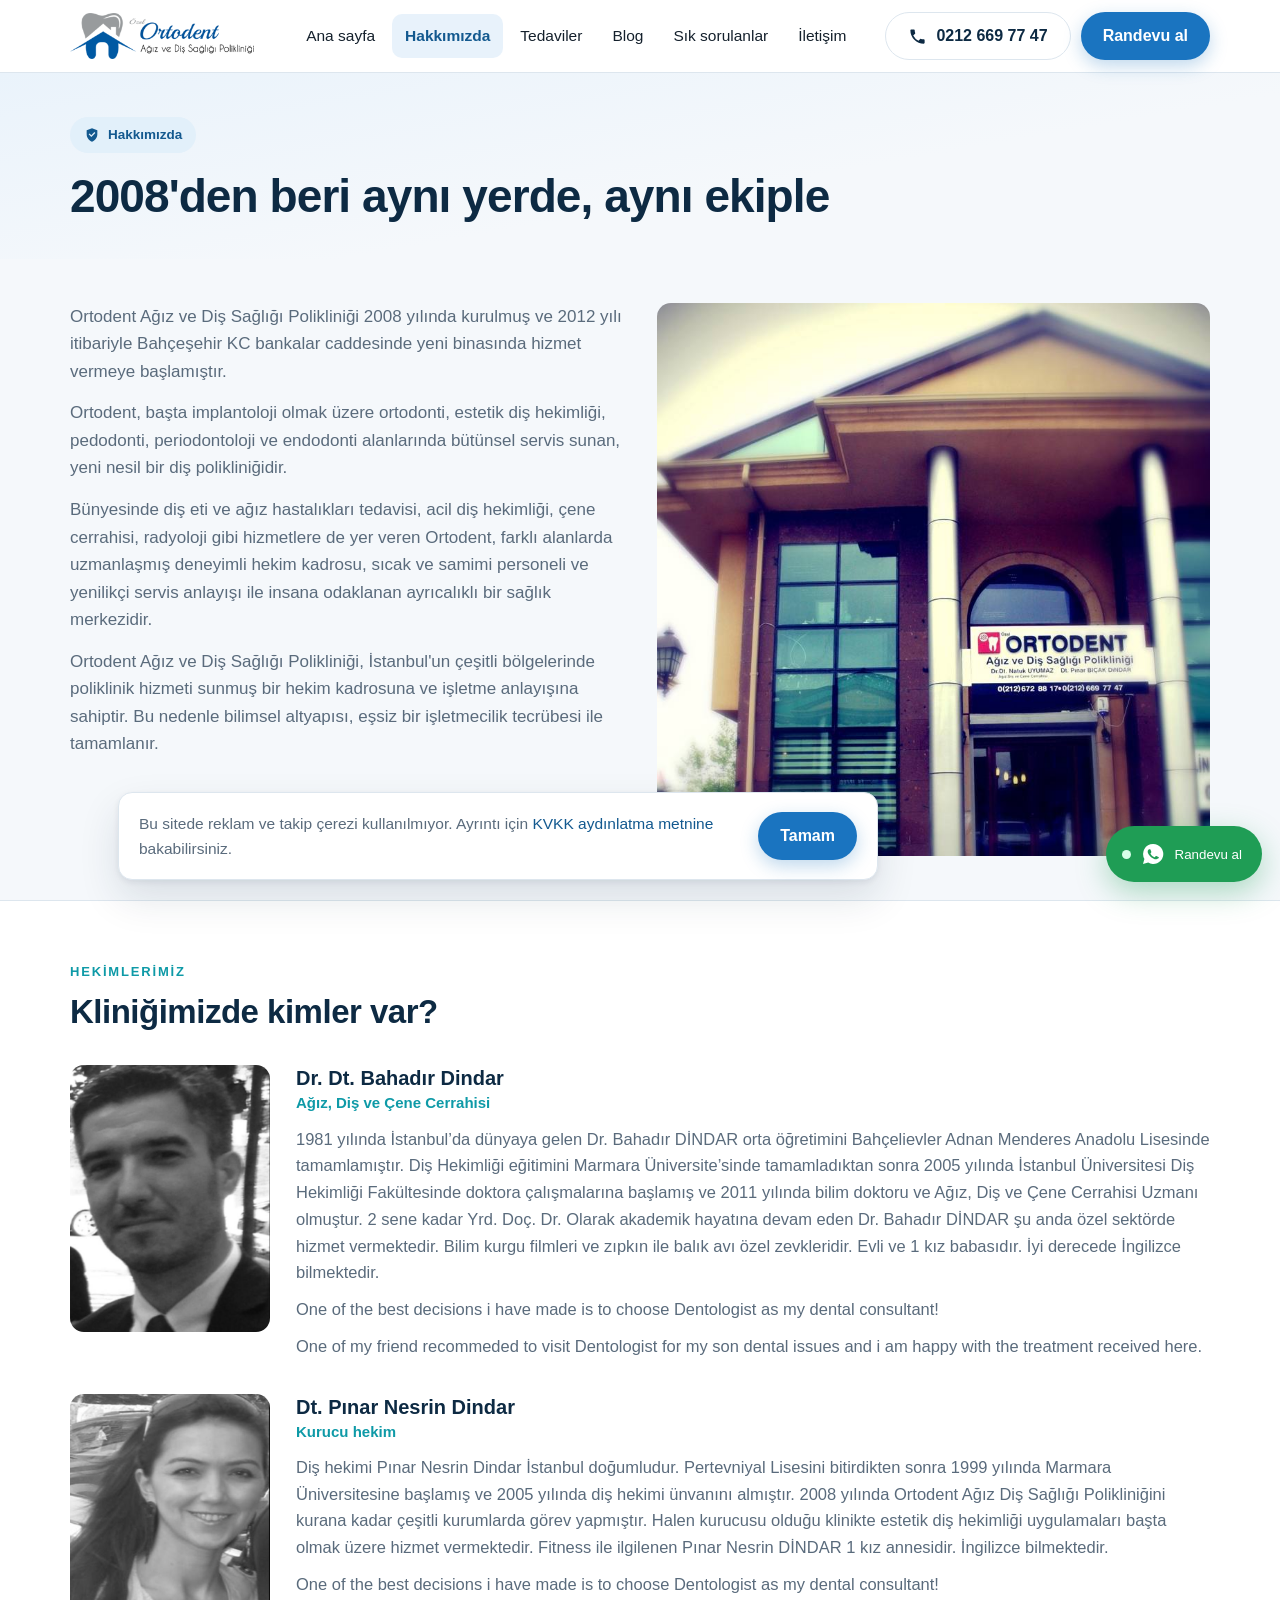
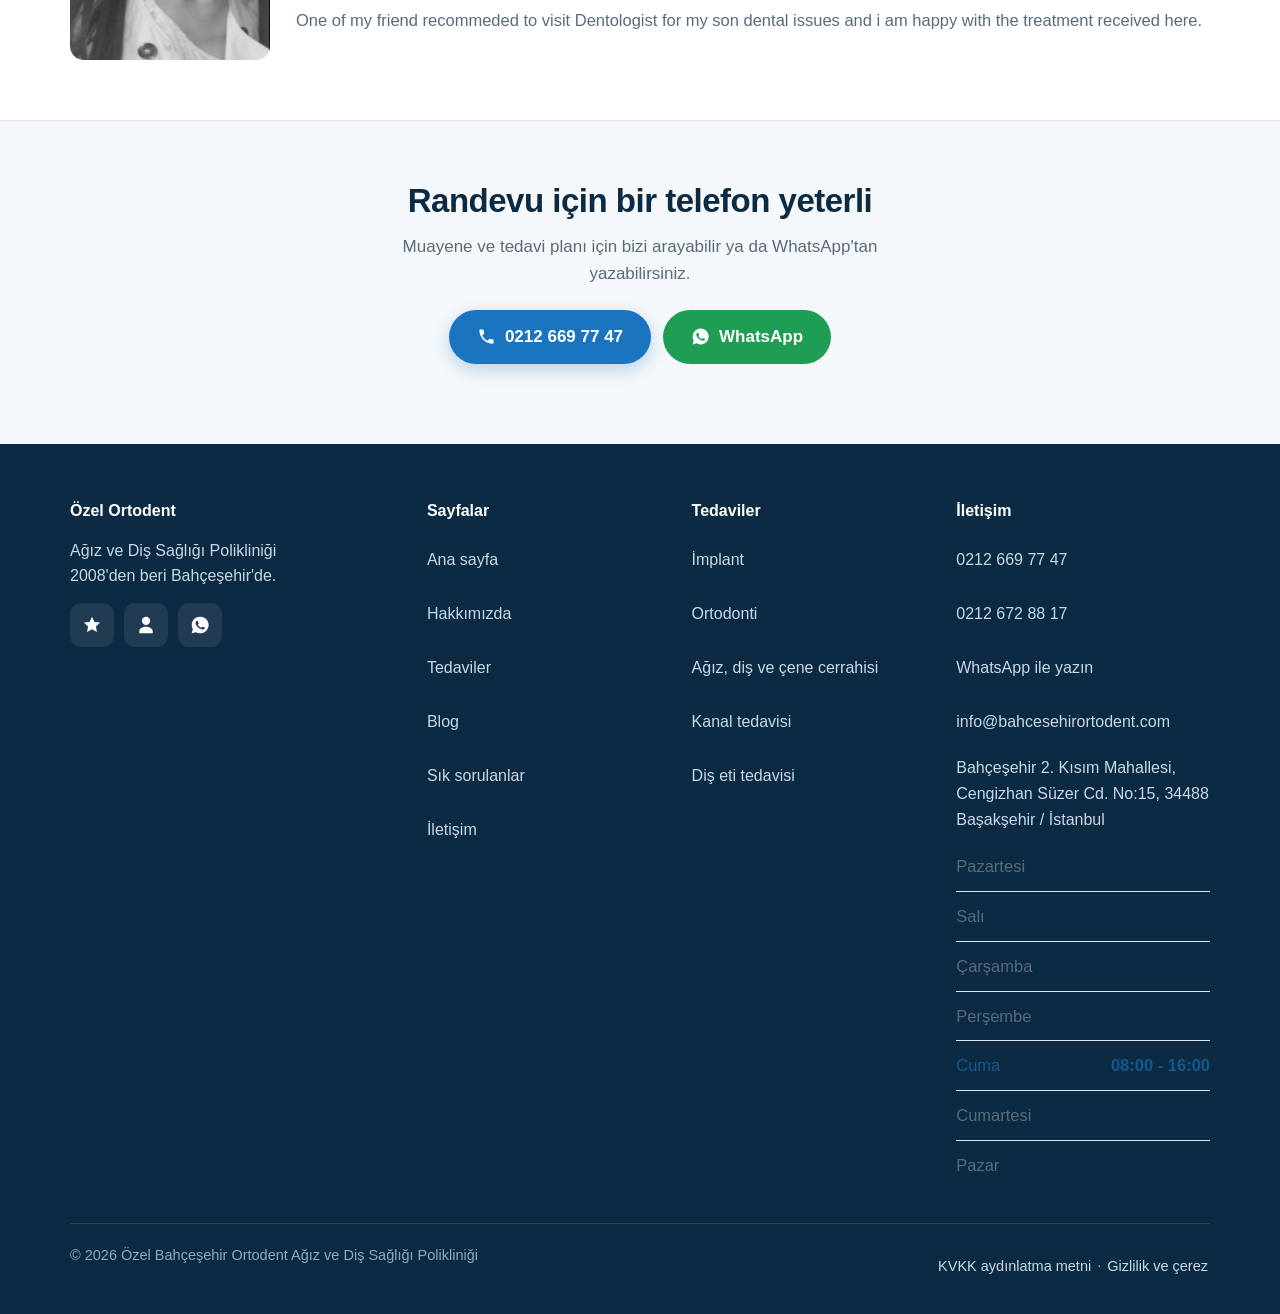
<file: hakkimizda.html>
<!doctype html>
<html lang="tr">
<head>
<meta charset="utf-8">
<meta name="viewport" content="width=device-width, initial-scale=1">
<title>Hakkımızda | Özel Ortodent Bahçeşehir</title>
<meta name="robots" content="noindex, nofollow">
<meta name="description" content="Ortodent Ağız ve Diş Sağlığı Polikliniği 2008&#x27;de kuruldu, 2012&#x27;den beri Bahçeşehir&#x27;deki kendi binasında hizmet veriyor. Hekim kadromuzu tanıyın.">
<link rel="canonical" href="https://bahcesehirortodent.com/hakkimizda.html">
<meta property="og:type" content="website">
<meta property="og:site_name" content="Özel Ortodent">
<meta property="og:title" content="Hakkımızda | Özel Ortodent Bahçeşehir">
<meta property="og:description" content="Ortodent Ağız ve Diş Sağlığı Polikliniği 2008&#x27;de kuruldu, 2012&#x27;den beri Bahçeşehir&#x27;deki kendi binasında hizmet veriyor. Hekim kadromuzu tanıyın.">
<meta property="og:url" content="https://bahcesehirortodent.com/hakkimizda.html">
<meta property="og:image" content="https://bahcesehirortodent.com/gorsel/2560022329poliklinik.jpg">
<meta property="og:locale" content="tr_TR">
<meta name="twitter:card" content="summary_large_image">
<meta name="theme-color" content="#0d2a43">
<link rel="icon" href="favicon.svg" type="image/svg+xml">
<link rel="apple-touch-icon" href="gorsel/logo.png">
<link rel="stylesheet" href="stil.css?s=bd270976">
<script type="application/ld+json">{"@context": "https://schema.org", "@type": "Dentist", "name": "Özel Bahçeşehir Ortodent Ağız ve Diş Sağlığı Polikliniği", "url": "https://bahcesehirortodent.com/hakkimizda.html", "image": "https://bahcesehirortodent.com/gorsel/2560022329poliklinik.jpg", "telephone": "+902126697747", "email": "info@bahcesehirortodent.com", "priceRange": "$$", "address": {"@type": "PostalAddress", "streetAddress": "Cengizhan Süzer Cd. No:15, Bahçeşehir 2. Kısım Mah.", "addressLocality": "Başakşehir", "addressRegion": "İstanbul", "postalCode": "34488", "addressCountry": "TR"}, "geo": {"@type": "GeoCoordinates", "latitude": "41.0663", "longitude": "28.6733"}, "openingHoursSpecification": [{"@type": "OpeningHoursSpecification", "dayOfWeek": ["Monday", "Tuesday", "Thursday", "Friday"], "opens": "08:00", "closes": "16:00"}, {"@type": "OpeningHoursSpecification", "dayOfWeek": ["Wednesday"], "opens": "12:00", "closes": "20:00"}, {"@type": "OpeningHoursSpecification", "dayOfWeek": ["Saturday"], "opens": "09:00", "closes": "13:00"}], "medicalSpecialty": ["Dentistry", "Orthodontic"], "founder": [{"@type": "Person", "name": "Dt. Pınar Nesrin Dindar"}, {"@type": "Person", "name": "Dr. Dt. Bahadır Dindar"}], "foundingDate": "2008"}</script>

</head>
<body class="">
<a class="atla" href="#ana">İçeriğe geç</a>

<header>
  <div class="kap ust">
    <a class="logo" href="index.html">
      <img src="gorsel/logo.png" alt="Özel Bahçeşehir Ortodent Ağız ve Diş Sağlığı Polikliniği logosu" width="300" height="88" style="height:46px;width:auto">
    </a>
    <nav class="ana" aria-label="Ana menü"><a href="index.html">Ana sayfa</a><a href="hakkimizda.html" aria-current="page">Hakkımızda</a><a href="tedaviler.html">Tedaviler</a><a href="blog.html">Blog</a><a href="sorular.html">Sık sorulanlar</a><a href="iletisim.html">İletişim</a></nav>
    <div class="ust-eylem">
      <a class="dugme ikincil" href="tel:+902126697747"><svg viewBox="0 0 24 24" fill="currentColor" width="18" height="18" aria-hidden="true"><path d="M6.6 10.8a15 15 0 006.6 6.6l2.2-2.2c.3-.3.7-.4 1-.2 1.2.4 2.4.6 3.6.6.6 0 1 .4 1 1V20c0 .6-.4 1-1 1A17 17 0 013 4c0-.6.4-1 1-1h3.5c.6 0 1 .4 1 1 0 1.3.2 2.5.6 3.6.1.4 0 .8-.2 1l-2.3 2.2z"/></svg> 0212 669 77 47</a>
      <a class="dugme birincil" href="iletisim.html#randevu">Randevu al</a>
    </div>
    <button class="hamburger" aria-label="Menüyü aç" aria-expanded="false" aria-controls="mobMenu"><span></span></button>
  </div>
  <div class="kap"><div class="mob-menu" id="mobMenu">
    <a href="index.html">Ana sayfa</a><a href="hakkimizda.html">Hakkımızda</a><a href="tedaviler.html">Tedaviler</a><a href="blog.html">Blog</a><a href="sorular.html">Sık sorulanlar</a><a href="iletisim.html">İletişim</a>
    <div class="mob-eylem">
      <a class="dugme birincil" href="tel:+902126697747"><svg viewBox="0 0 24 24" fill="currentColor" width="18" height="18" aria-hidden="true"><path d="M6.6 10.8a15 15 0 006.6 6.6l2.2-2.2c.3-.3.7-.4 1-.2 1.2.4 2.4.6 3.6.6.6 0 1 .4 1 1V20c0 .6-.4 1-1 1A17 17 0 013 4c0-.6.4-1 1-1h3.5c.6 0 1 .4 1 1 0 1.3.2 2.5.6 3.6.1.4 0 .8-.2 1l-2.3 2.2z"/></svg> Hemen ara</a>
      <a class="dugme yesil" href="https://wa.me/905373991048" target="_blank" rel="noopener"><svg viewBox="0 0 24 24" fill="currentColor" width="18" height="18" aria-hidden="true"><path d="M12 2a10 10 0 00-8.6 15L2 22l5.2-1.4A10 10 0 1012 2zm5.3 14.1c-.2.6-1.3 1.2-1.8 1.2-.5.1-1 .1-1.7-.1-.4-.1-.9-.3-1.5-.6-2.7-1.2-4.4-3.9-4.5-4.1-.1-.2-1.1-1.4-1.1-2.7s.7-1.9 1-2.2c.2-.2.5-.3.7-.3h.5c.2 0 .4 0 .6.5l.8 2c.1.2.1.4 0 .5l-.3.5-.4.4c-.1.1-.3.3-.1.6.2.3.7 1.2 1.6 2 1.1 1 2 1.3 2.3 1.4.3.1.4.1.6-.1l.8-1c.2-.2.4-.2.6-.1l2 .9c.2.1.4.2.4.3.1.2.1.7-.1 1.3z"/></svg> WhatsApp</a>
    </div>
  </div></div>
</header>

<main id="ana">

<section class="hero" style="padding:44px 0 36px">
  <div class="kap">
    <span class="rozet"><svg viewBox="0 0 24 24" fill="currentColor" width="16" height="16" aria-hidden="true"><path d="M12 2l8 3v6c0 5-3.4 9.7-8 11-4.6-1.3-8-6-8-11V5l8-3zm-1 13l6-6-1.4-1.4L11 12.2 8.4 9.6 7 11l4 4z"/></svg> Hakkımızda</span>
    <h1>2008'den beri aynı yerde, aynı ekiple</h1>
  </div>
</section>

<section class="dar">
  <div class="kap iletisim-izgara">
    <div>
      <p style="color:var(--sonuk);margin-bottom:14px">Ortodent Ağız ve Diş Sağlığı Polikliniği 2008 yılında kurulmuş ve 2012 yılı itibariyle Bahçeşehir KC bankalar caddesinde yeni binasında hizmet vermeye başlamıştır.</p><p style="color:var(--sonuk);margin-bottom:14px">Ortodent, başta implantoloji olmak üzere ortodonti, estetik diş hekimliği, pedodonti, periodontoloji ve endodonti alanlarında bütünsel servis sunan, yeni nesil bir diş polikliniğidir.</p><p style="color:var(--sonuk);margin-bottom:14px">Bünyesinde diş eti ve ağız hastalıkları tedavisi, acil diş hekimliği, çene cerrahisi, radyoloji gibi hizmetlere de yer veren Ortodent, farklı alanlarda uzmanlaşmış deneyimli hekim kadrosu, sıcak ve samimi personeli ve yenilikçi servis anlayışı ile insana odaklanan ayrıcalıklı bir sağlık merkezidir.</p><p style="color:var(--sonuk);margin-bottom:14px">Ortodent Ağız ve Diş Sağlığı Polikliniği, İstanbul&#x27;un çeşitli bölgelerinde poliklinik hizmeti sunmuş bir hekim kadrosuna ve işletme anlayışına sahiptir. Bu nedenle bilimsel altyapısı, eşsiz bir işletmecilik tecrübesi ile tamamlanır.</p>
    </div>
    <div>
      <img src="gorsel/2963531308kare20klinik.jpg" alt="Ortodent kliniğinin içinden bir görünüm"
           width="1100" height="1100" loading="lazy" style="border-radius:14px">
    </div>
  </div>
</section>

<section style="background:#fff;border-block:1px solid var(--cizgi)">
  <div class="kap">
    <div class="bolum-bas"><span class="etiket">Hekimlerimiz</span><h2>Kliniğimizde kimler var?</h2></div>

    <div class="hekim" style="margin-bottom:34px">
      <img src="gorsel/2985129833bahadir.jpg" alt="Dr. Dt. Bahadır Dindar" width="563" height="751" loading="lazy">
      <div>
        <h3>Dr. Dt. Bahadır Dindar</h3>
        <div class="unvan">Ağız, Diş ve Çene Cerrahisi</div>
        <p>1981 yılında İstanbul’da dünyaya gelen Dr. Bahadır DİNDAR orta öğretimini Bahçelievler Adnan Menderes Anadolu Lisesinde tamamlamıştır. Diş Hekimliği eğitimini Marmara Üniversite’sinde tamamladıktan sonra 2005 yılında İstanbul Üniversitesi Diş Hekimliği Fakültesinde doktora çalışmalarına başlamış ve 2011 yılında bilim doktoru ve Ağız, Diş ve Çene Cerrahisi Uzmanı olmuştur. 2 sene kadar Yrd. Doç. Dr. Olarak akademik hayatına devam eden Dr. Bahadır DİNDAR şu anda özel sektörde hizmet vermektedir. Bilim kurgu filmleri ve zıpkın ile balık avı özel zevkleridir. Evli ve 1 kız babasıdır. İyi derecede İngilizce bilmektedir.</p><p>One of the best decisions i have made is to choose Dentologist as my dental consultant!</p><p>One of my friend recommeded to visit Dentologist for my son dental issues and i am happy with the treatment received here.</p>
      </div>
    </div>

    <div class="hekim">
      <img src="gorsel/pinar.jpg" alt="Dt. Pınar Nesrin Dindar" width="563" height="751" loading="lazy">
      <div>
        <h3>Dt. Pınar Nesrin Dindar</h3>
        <div class="unvan">Kurucu hekim</div>
        <p>Diş hekimi Pınar Nesrin Dindar İstanbul doğumludur. Pertevniyal Lisesini bitirdikten sonra 1999 yılında Marmara Üniversitesine başlamış ve 2005 yılında diş hekimi ünvanını almıştır. 2008 yılında Ortodent Ağız Diş Sağlığı Polikliniğini kurana kadar çeşitli kurumlarda görev yapmıştır. Halen kurucusu olduğu klinikte estetik diş hekimliği uygulamaları başta olmak üzere hizmet vermektedir. Fitness ile ilgilenen Pınar Nesrin DİNDAR 1 kız annesidir. İngilizce bilmektedir.</p><p>One of the best decisions i have made is to choose Dentologist as my dental consultant!</p><p>One of my friend recommeded to visit Dentologist for my son dental issues and i am happy with the treatment received here.</p>
      </div>
    </div>
  </div>
</section>

<section>
  <div class="kap" style="text-align:center">
    <h2>Randevu için bir telefon yeterli</h2>
    <p style="color:var(--sonuk);margin:12px auto 22px;max-width:52ch">Muayene ve tedavi planı için
    bizi arayabilir ya da WhatsApp'tan yazabilirsiniz.</p>
    <div style="display:flex;gap:12px;justify-content:center;flex-wrap:wrap">
      <a class="dugme birincil buyuk" href="tel:+902126697747"><svg viewBox="0 0 24 24" fill="currentColor" width="19" height="19" aria-hidden="true"><path d="M6.6 10.8a15 15 0 006.6 6.6l2.2-2.2c.3-.3.7-.4 1-.2 1.2.4 2.4.6 3.6.6.6 0 1 .4 1 1V20c0 .6-.4 1-1 1A17 17 0 013 4c0-.6.4-1 1-1h3.5c.6 0 1 .4 1 1 0 1.3.2 2.5.6 3.6.1.4 0 .8-.2 1l-2.3 2.2z"/></svg> 0212 669 77 47</a>
      <a class="dugme yesil buyuk" href="https://wa.me/905373991048" target="_blank" rel="noopener"><svg viewBox="0 0 24 24" fill="currentColor" width="19" height="19" aria-hidden="true"><path d="M12 2a10 10 0 00-8.6 15L2 22l5.2-1.4A10 10 0 1012 2zm5.3 14.1c-.2.6-1.3 1.2-1.8 1.2-.5.1-1 .1-1.7-.1-.4-.1-.9-.3-1.5-.6-2.7-1.2-4.4-3.9-4.5-4.1-.1-.2-1.1-1.4-1.1-2.7s.7-1.9 1-2.2c.2-.2.5-.3.7-.3h.5c.2 0 .4 0 .6.5l.8 2c.1.2.1.4 0 .5l-.3.5-.4.4c-.1.1-.3.3-.1.6.2.3.7 1.2 1.6 2 1.1 1 2 1.3 2.3 1.4.3.1.4.1.6-.1l.8-1c.2-.2.4-.2.6-.1l2 .9c.2.1.4.2.4.3.1.2.1.7-.1 1.3z"/></svg> WhatsApp</a>
    </div>
  </div>
</section>

</main>

<footer>
  <div class="kap">
    <div class="alt-izgara">
      <div>
        <h4>Özel Ortodent</h4>
        <p style="font-size:16px;line-height:1.6">Ağız ve Diş Sağlığı Polikliniği<br>2008'den beri Bahçeşehir'de.</p>
        <div class="sosyal">
          <a href="https://www.instagram.com/" aria-label="Instagram" target="_blank" rel="noopener"><svg viewBox="0 0 24 24" fill="currentColor" width="20" height="20" aria-hidden="true"><path d="M12 2l2.9 6.3 6.8.8-5 4.6 1.3 6.8L12 17.2 6 20.5l1.3-6.8-5-4.6 6.8-.8L12 2z"/></svg></a>
          <a href="https://www.facebook.com/" aria-label="Facebook" target="_blank" rel="noopener"><svg viewBox="0 0 24 24" fill="currentColor" width="20" height="20" aria-hidden="true"><path d="M12 12a5 5 0 100-10 5 5 0 000 10zm0 2c-4 0-8 2-8 5v3h16v-3c0-3-4-5-8-5z"/></svg></a>
          <a href="https://wa.me/905373991048" aria-label="WhatsApp" target="_blank" rel="noopener"><svg viewBox="0 0 24 24" fill="currentColor" width="20" height="20" aria-hidden="true"><path d="M12 2a10 10 0 00-8.6 15L2 22l5.2-1.4A10 10 0 1012 2zm5.3 14.1c-.2.6-1.3 1.2-1.8 1.2-.5.1-1 .1-1.7-.1-.4-.1-.9-.3-1.5-.6-2.7-1.2-4.4-3.9-4.5-4.1-.1-.2-1.1-1.4-1.1-2.7s.7-1.9 1-2.2c.2-.2.5-.3.7-.3h.5c.2 0 .4 0 .6.5l.8 2c.1.2.1.4 0 .5l-.3.5-.4.4c-.1.1-.3.3-.1.6.2.3.7 1.2 1.6 2 1.1 1 2 1.3 2.3 1.4.3.1.4.1.6-.1l.8-1c.2-.2.4-.2.6-.1l2 .9c.2.1.4.2.4.3.1.2.1.7-.1 1.3z"/></svg></a>
        </div>
      </div>
      <div>
        <h4>Sayfalar</h4>
        <ul><li><a href="index.html">Ana sayfa</a></li><li><a href="hakkimizda.html">Hakkımızda</a></li><li><a href="tedaviler.html">Tedaviler</a></li><li><a href="blog.html">Blog</a></li><li><a href="sorular.html">Sık sorulanlar</a></li><li><a href="iletisim.html">İletişim</a></li></ul>
      </div>
      <div>
        <h4>Tedaviler</h4>
        <ul><li><a href="tedaviler.html#implant">İmplant</a></li><li><a href="tedaviler.html#ortodonti">Ortodonti</a></li><li><a href="tedaviler.html#cerrahi">Ağız, diş ve çene cerrahisi</a></li><li><a href="tedaviler.html#endodonti">Kanal tedavisi</a></li><li><a href="tedaviler.html#periodonti">Diş eti tedavisi</a></li></ul>
      </div>
      <div>
        <h4>İletişim</h4>
        <ul>
          <li><a href="tel:+902126697747">0212 669 77 47</a></li>
          <li><a href="tel:+902126728817">0212 672 88 17</a></li>
          <li><a href="https://wa.me/905373991048" target="_blank" rel="noopener">WhatsApp ile yazın</a></li>
          <li><a href="mailto:info@bahcesehirortodent.com">info@bahcesehirortodent.com</a></li>
          <li><a href="https://www.google.com/maps/search/?api=1&query=Bah%C3%A7e%C5%9Fehir+Ortodent+A%C4%9F%C4%B1z+ve+Di%C5%9F+Sa%C4%9Fl%C4%B1%C4%9F%C4%B1+Poliklini%C4%9Fi" target="_blank" rel="noopener">Bahçeşehir 2. Kısım Mahallesi, Cengizhan Süzer Cd. No:15, 34488 Başakşehir / İstanbul</a></li>
        </ul>
        <table class="saat-tablo" style="margin-top:10px"><tr data-gun="1"><td>Pazartesi</td><td>08:00 - 16:00</td></tr><tr data-gun="2"><td>Salı</td><td>08:00 - 16:00</td></tr><tr data-gun="3"><td>Çarşamba</td><td>12:00 - 20:00</td></tr><tr data-gun="4"><td>Perşembe</td><td>08:00 - 16:00</td></tr><tr data-gun="5"><td>Cuma</td><td>08:00 - 16:00</td></tr><tr data-gun="6"><td>Cumartesi</td><td>09:00 - 13:00</td></tr><tr data-gun="0"><td>Pazar</td><td>Kapalı</td></tr></table>
      </div>
    </div>
    <div class="alt-son">
      <span>© 2026 Özel Bahçeşehir Ortodent Ağız ve Diş Sağlığı Polikliniği</span>
      <span><a href="#" data-kvkk>KVKK aydınlatma metni</a> · <a href="#" data-kvkk>Gizlilik ve çerez</a></span>
    </div>
  </div>
</footer>

<button class="asistan-dugme" aria-label="Randevu asistanını aç">
  <span class="nokta" aria-hidden="true"></span><svg viewBox="0 0 24 24" fill="currentColor" width="24" height="24" aria-hidden="true"><path d="M12 2a10 10 0 00-8.6 15L2 22l5.2-1.4A10 10 0 1012 2zm5.3 14.1c-.2.6-1.3 1.2-1.8 1.2-.5.1-1 .1-1.7-.1-.4-.1-.9-.3-1.5-.6-2.7-1.2-4.4-3.9-4.5-4.1-.1-.2-1.1-1.4-1.1-2.7s.7-1.9 1-2.2c.2-.2.5-.3.7-.3h.5c.2 0 .4 0 .6.5l.8 2c.1.2.1.4 0 .5l-.3.5-.4.4c-.1.1-.3.3-.1.6.2.3.7 1.2 1.6 2 1.1 1 2 1.3 2.3 1.4.3.1.4.1.6-.1l.8-1c.2-.2.4-.2.6-.1l2 .9c.2.1.4.2.4.3.1.2.1.7-.1 1.3z"/></svg> Randevu al
</button>

<aside class="asistan" aria-label="Randevu asistanı">
  <div class="asistan-ust">
    <div><svg viewBox="0 0 24 24" fill="currentColor" width="26" height="26" aria-hidden="true"><path d="M12 2a10 10 0 00-8.6 15L2 22l5.2-1.4A10 10 0 1012 2zm5.3 14.1c-.2.6-1.3 1.2-1.8 1.2-.5.1-1 .1-1.7-.1-.4-.1-.9-.3-1.5-.6-2.7-1.2-4.4-3.9-4.5-4.1-.1-.2-1.1-1.4-1.1-2.7s.7-1.9 1-2.2c.2-.2.5-.3.7-.3h.5c.2 0 .4 0 .6.5l.8 2c.1.2.1.4 0 .5l-.3.5-.4.4c-.1.1-.3.3-.1.6.2.3.7 1.2 1.6 2 1.1 1 2 1.3 2.3 1.4.3.1.4.1.6-.1l.8-1c.2-.2.4-.2.6-.1l2 .9c.2.1.4.2.4.3.1.2.1.7-.1 1.3z"/></svg></div>
    <div><b>Randevu asistanı</b><span>Genelde birkaç saniyede yanıtlar</span></div>
    <button class="kapat" aria-label="Asistanı kapat">&times;</button>
  </div>
  <div class="asistan-govde"></div>
  <div class="asistan-alt"></div>
</aside>

<dialog class="kvkk" aria-label="KVKK aydınlatma metni">
  <div class="ic">
    <h3>KVKK aydınlatma metni ve çerez bilgilendirmesi</h3>
    <p><b>Veri sorumlusu:</b> Özel Bahçeşehir Ortodent Ağız ve Diş Sağlığı Polikliniği, Bahçeşehir 2. Kısım Mahallesi, Cengizhan Süzer Cd. No:15, 34488 Başakşehir / İstanbul.</p>
    <p><b>Hangi veriler işleniyor:</b> İletişim formunu ya da randevu asistanını kullandığınızda
    adınız, telefon numaranız ve randevu talebinizle ilgili yazdığınız bilgiler işlenir.</p>
    <p><b>Amaç:</b> Randevu taleplerinin karşılanması ve size geri dönüş yapılması.</p>
    <p><b>Hukuki sebep:</b> 6698 sayılı Kanun'un 5. maddesi kapsamında açık rızanız ve
    sağlık hizmetinin yürütülmesi için gereklilik.</p>
    <p><b>Aktarım:</b> Talebinizi WhatsApp üzerinden ilettiğinizde mesaj içeriği WhatsApp'ın
    sunucuları üzerinden geçer. Bunun dışında üçüncü kişilerle paylaşılmaz.</p>
    <p><b>Haklarınız:</b> Kanun'un 11. maddesi uyarınca verilerinize erişme, düzeltilmesini veya
    silinmesini isteme hakkınız vardır. Bunun için <a href="mailto:info@bahcesehirortodent.com">info@bahcesehirortodent.com</a> adresine yazabilirsiniz.</p>
    <p><b>Çerezler:</b> Bu sitede takip veya reklam çerezi kullanılmaz. Yalnızca çerez
    bildiriminin kapatıldığını hatırlamak için tarayıcınızda tek bir kayıt tutulur.</p>
  </div>
  <div class="kapat-satir"><button class="dugme birincil kvkk-kapat" type="button">Anladım</button></div>
</dialog>

<div class="cerez" role="region" aria-label="Çerez bilgilendirmesi">
  <p>Bu sitede reklam ve takip çerezi kullanılmıyor. Ayrıntı için
  <a href="#" data-kvkk>KVKK aydınlatma metnine</a> bakabilirsiniz.</p>
  <button class="dugme birincil cerez-tamam" type="button">Tamam</button>
</div>

<script src="site.js?s=0f8d204b" defer></script>
</body>
</html>
</file>
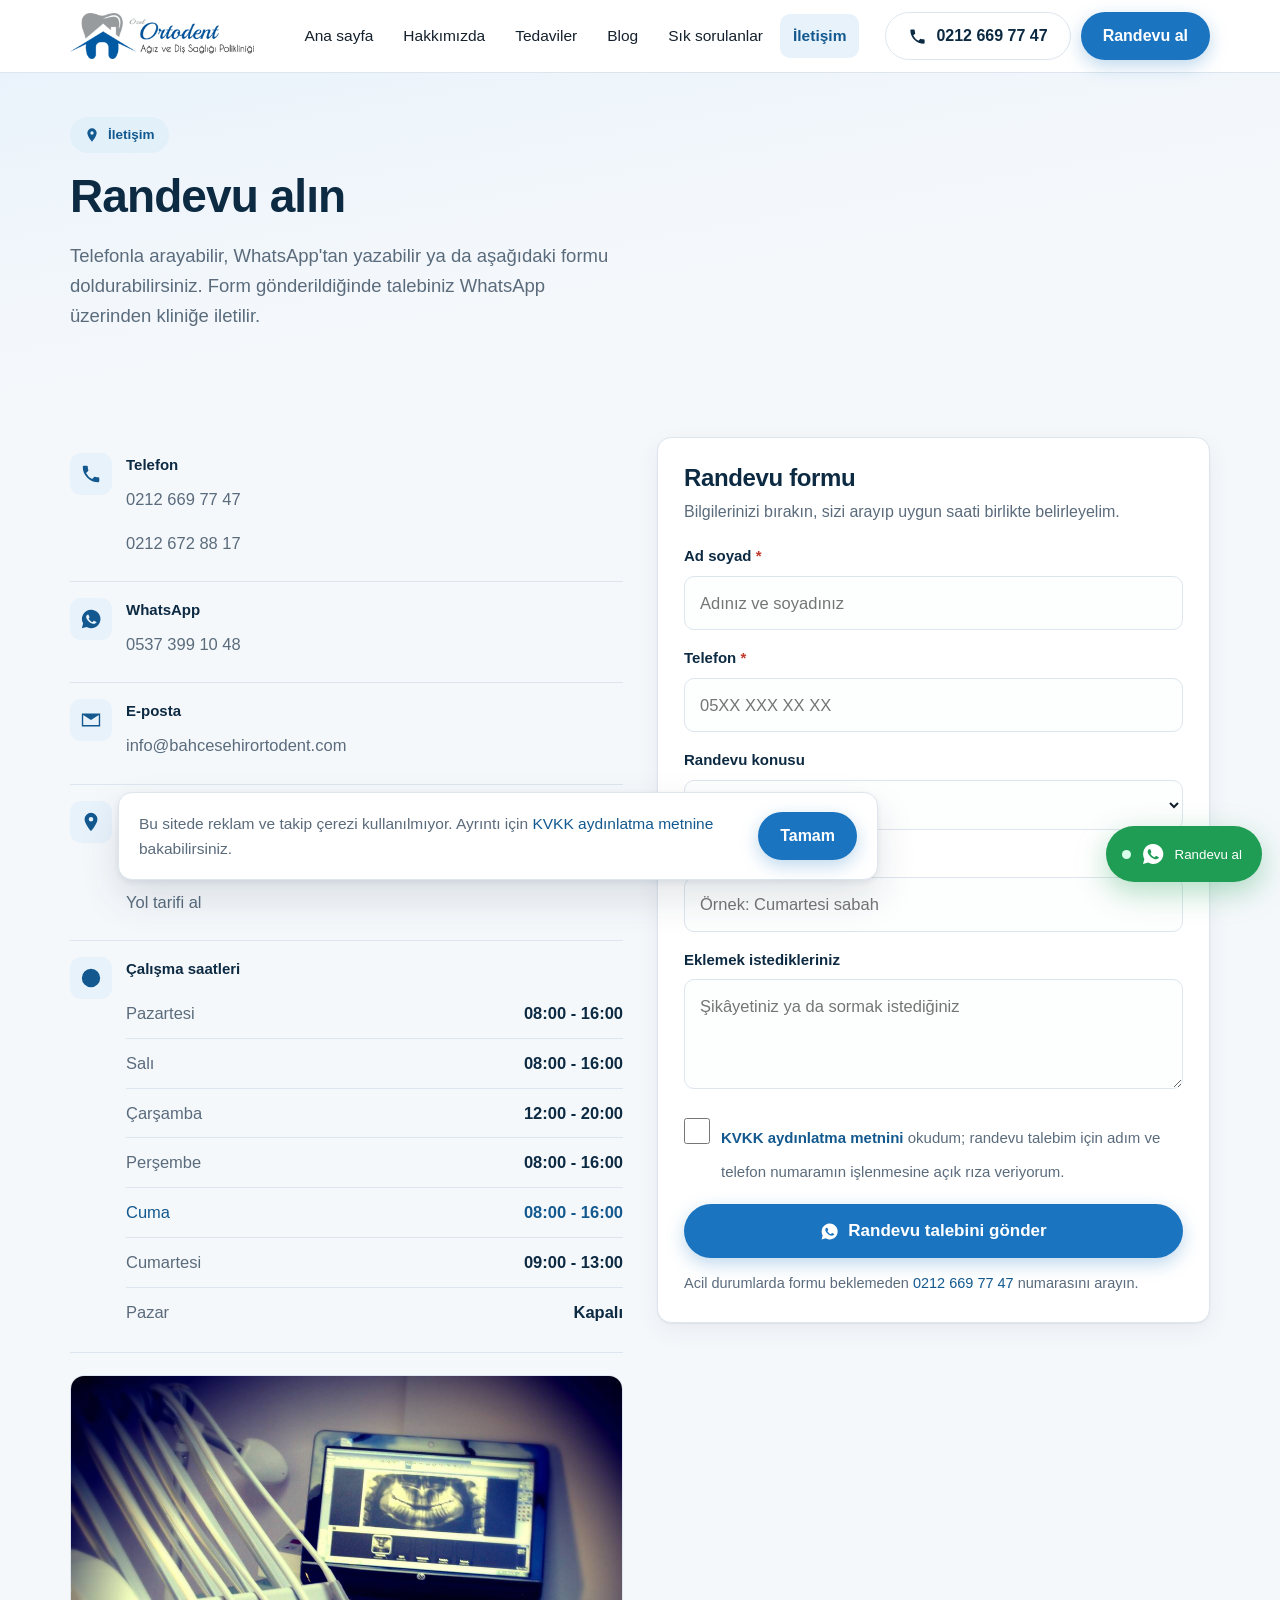
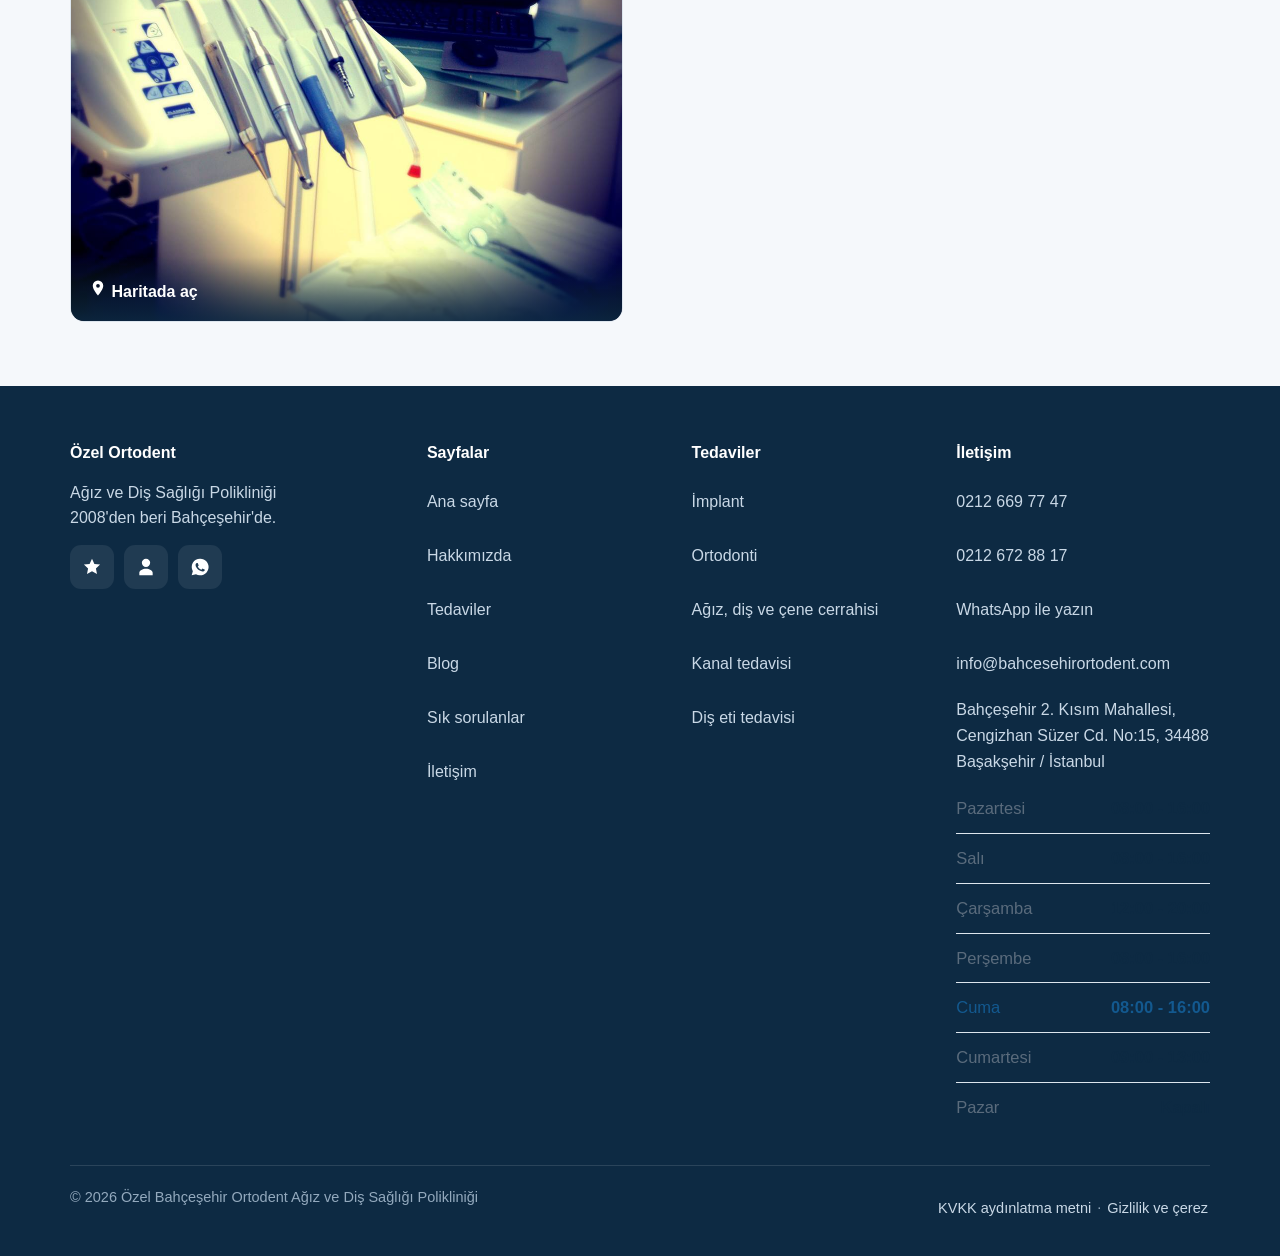
<file: iletisim.html>
<!doctype html>
<html lang="tr">
<head>
<meta charset="utf-8">
<meta name="viewport" content="width=device-width, initial-scale=1">
<title>İletişim ve randevu | Özel Ortodent Bahçeşehir</title>
<meta name="robots" content="noindex, nofollow">
<meta name="description" content="Adres: Bahçeşehir 2. Kısım Mahallesi, Cengizhan Süzer Cd. No:15, 34488 Başakşehir / İstanbul. Telefon 0212 669 77 47. WhatsApp&#x27;tan yazın ya da randevu formunu doldurun.">
<link rel="canonical" href="https://bahcesehirortodent.com/iletisim.html">
<meta property="og:type" content="website">
<meta property="og:site_name" content="Özel Ortodent">
<meta property="og:title" content="İletişim ve randevu | Özel Ortodent Bahçeşehir">
<meta property="og:description" content="Adres: Bahçeşehir 2. Kısım Mahallesi, Cengizhan Süzer Cd. No:15, 34488 Başakşehir / İstanbul. Telefon 0212 669 77 47. WhatsApp&#x27;tan yazın ya da randevu formunu doldurun.">
<meta property="og:url" content="https://bahcesehirortodent.com/iletisim.html">
<meta property="og:image" content="https://bahcesehirortodent.com/gorsel/2560022329poliklinik.jpg">
<meta property="og:locale" content="tr_TR">
<meta name="twitter:card" content="summary_large_image">
<meta name="theme-color" content="#0d2a43">
<link rel="icon" href="favicon.svg" type="image/svg+xml">
<link rel="apple-touch-icon" href="gorsel/logo.png">
<link rel="stylesheet" href="stil.css?s=bd270976">
<script type="application/ld+json">{"@context": "https://schema.org", "@type": "Dentist", "name": "Özel Bahçeşehir Ortodent Ağız ve Diş Sağlığı Polikliniği", "url": "https://bahcesehirortodent.com/iletisim.html", "image": "https://bahcesehirortodent.com/gorsel/2560022329poliklinik.jpg", "telephone": "+902126697747", "email": "info@bahcesehirortodent.com", "priceRange": "$$", "address": {"@type": "PostalAddress", "streetAddress": "Cengizhan Süzer Cd. No:15, Bahçeşehir 2. Kısım Mah.", "addressLocality": "Başakşehir", "addressRegion": "İstanbul", "postalCode": "34488", "addressCountry": "TR"}, "geo": {"@type": "GeoCoordinates", "latitude": "41.0663", "longitude": "28.6733"}, "openingHoursSpecification": [{"@type": "OpeningHoursSpecification", "dayOfWeek": ["Monday", "Tuesday", "Thursday", "Friday"], "opens": "08:00", "closes": "16:00"}, {"@type": "OpeningHoursSpecification", "dayOfWeek": ["Wednesday"], "opens": "12:00", "closes": "20:00"}, {"@type": "OpeningHoursSpecification", "dayOfWeek": ["Saturday"], "opens": "09:00", "closes": "13:00"}], "medicalSpecialty": ["Dentistry", "Orthodontic"], "founder": [{"@type": "Person", "name": "Dt. Pınar Nesrin Dindar"}, {"@type": "Person", "name": "Dr. Dt. Bahadır Dindar"}], "foundingDate": "2008"}</script>

</head>
<body class="">
<a class="atla" href="#ana">İçeriğe geç</a>

<header>
  <div class="kap ust">
    <a class="logo" href="index.html">
      <img src="gorsel/logo.png" alt="Özel Bahçeşehir Ortodent Ağız ve Diş Sağlığı Polikliniği logosu" width="300" height="88" style="height:46px;width:auto">
    </a>
    <nav class="ana" aria-label="Ana menü"><a href="index.html">Ana sayfa</a><a href="hakkimizda.html">Hakkımızda</a><a href="tedaviler.html">Tedaviler</a><a href="blog.html">Blog</a><a href="sorular.html">Sık sorulanlar</a><a href="iletisim.html" aria-current="page">İletişim</a></nav>
    <div class="ust-eylem">
      <a class="dugme ikincil" href="tel:+902126697747"><svg viewBox="0 0 24 24" fill="currentColor" width="18" height="18" aria-hidden="true"><path d="M6.6 10.8a15 15 0 006.6 6.6l2.2-2.2c.3-.3.7-.4 1-.2 1.2.4 2.4.6 3.6.6.6 0 1 .4 1 1V20c0 .6-.4 1-1 1A17 17 0 013 4c0-.6.4-1 1-1h3.5c.6 0 1 .4 1 1 0 1.3.2 2.5.6 3.6.1.4 0 .8-.2 1l-2.3 2.2z"/></svg> 0212 669 77 47</a>
      <a class="dugme birincil" href="iletisim.html#randevu">Randevu al</a>
    </div>
    <button class="hamburger" aria-label="Menüyü aç" aria-expanded="false" aria-controls="mobMenu"><span></span></button>
  </div>
  <div class="kap"><div class="mob-menu" id="mobMenu">
    <a href="index.html">Ana sayfa</a><a href="hakkimizda.html">Hakkımızda</a><a href="tedaviler.html">Tedaviler</a><a href="blog.html">Blog</a><a href="sorular.html">Sık sorulanlar</a><a href="iletisim.html">İletişim</a>
    <div class="mob-eylem">
      <a class="dugme birincil" href="tel:+902126697747"><svg viewBox="0 0 24 24" fill="currentColor" width="18" height="18" aria-hidden="true"><path d="M6.6 10.8a15 15 0 006.6 6.6l2.2-2.2c.3-.3.7-.4 1-.2 1.2.4 2.4.6 3.6.6.6 0 1 .4 1 1V20c0 .6-.4 1-1 1A17 17 0 013 4c0-.6.4-1 1-1h3.5c.6 0 1 .4 1 1 0 1.3.2 2.5.6 3.6.1.4 0 .8-.2 1l-2.3 2.2z"/></svg> Hemen ara</a>
      <a class="dugme yesil" href="https://wa.me/905373991048" target="_blank" rel="noopener"><svg viewBox="0 0 24 24" fill="currentColor" width="18" height="18" aria-hidden="true"><path d="M12 2a10 10 0 00-8.6 15L2 22l5.2-1.4A10 10 0 1012 2zm5.3 14.1c-.2.6-1.3 1.2-1.8 1.2-.5.1-1 .1-1.7-.1-.4-.1-.9-.3-1.5-.6-2.7-1.2-4.4-3.9-4.5-4.1-.1-.2-1.1-1.4-1.1-2.7s.7-1.9 1-2.2c.2-.2.5-.3.7-.3h.5c.2 0 .4 0 .6.5l.8 2c.1.2.1.4 0 .5l-.3.5-.4.4c-.1.1-.3.3-.1.6.2.3.7 1.2 1.6 2 1.1 1 2 1.3 2.3 1.4.3.1.4.1.6-.1l.8-1c.2-.2.4-.2.6-.1l2 .9c.2.1.4.2.4.3.1.2.1.7-.1 1.3z"/></svg> WhatsApp</a>
    </div>
  </div></div>
</header>

<main id="ana">

<section class="hero" style="padding:44px 0 36px">
  <div class="kap">
    <span class="rozet"><svg viewBox="0 0 24 24" fill="currentColor" width="16" height="16" aria-hidden="true"><path d="M12 2a7 7 0 00-7 7c0 5.2 7 13 7 13s7-7.8 7-13a7 7 0 00-7-7zm0 9.5A2.5 2.5 0 1112 6.5a2.5 2.5 0 010 5z"/></svg> İletişim</span>
    <h1>Randevu alın</h1>
    <p class="giris">Telefonla arayabilir, WhatsApp'tan yazabilir ya da aşağıdaki formu doldurabilirsiniz.
    Form gönderildiğinde talebiniz WhatsApp üzerinden kliniğe iletilir.</p>
  </div>
</section>

<section class="dar" id="randevu">
  <div class="kap iletisim-izgara">
    <div>
      <div class="bilgi-satir">
        <div class="simge"><svg viewBox="0 0 24 24" fill="currentColor" width="22" height="22" aria-hidden="true"><path d="M6.6 10.8a15 15 0 006.6 6.6l2.2-2.2c.3-.3.7-.4 1-.2 1.2.4 2.4.6 3.6.6.6 0 1 .4 1 1V20c0 .6-.4 1-1 1A17 17 0 013 4c0-.6.4-1 1-1h3.5c.6 0 1 .4 1 1 0 1.3.2 2.5.6 3.6.1.4 0 .8-.2 1l-2.3 2.2z"/></svg></div>
        <div><b>Telefon</b><a href="tel:+902126697747">0212 669 77 47</a><br><a href="tel:+902126728817">0212 672 88 17</a></div>
      </div>
      <div class="bilgi-satir">
        <div class="simge"><svg viewBox="0 0 24 24" fill="currentColor" width="22" height="22" aria-hidden="true"><path d="M12 2a10 10 0 00-8.6 15L2 22l5.2-1.4A10 10 0 1012 2zm5.3 14.1c-.2.6-1.3 1.2-1.8 1.2-.5.1-1 .1-1.7-.1-.4-.1-.9-.3-1.5-.6-2.7-1.2-4.4-3.9-4.5-4.1-.1-.2-1.1-1.4-1.1-2.7s.7-1.9 1-2.2c.2-.2.5-.3.7-.3h.5c.2 0 .4 0 .6.5l.8 2c.1.2.1.4 0 .5l-.3.5-.4.4c-.1.1-.3.3-.1.6.2.3.7 1.2 1.6 2 1.1 1 2 1.3 2.3 1.4.3.1.4.1.6-.1l.8-1c.2-.2.4-.2.6-.1l2 .9c.2.1.4.2.4.3.1.2.1.7-.1 1.3z"/></svg></div>
        <div><b>WhatsApp</b><a href="https://wa.me/905373991048" target="_blank" rel="noopener">0537 399 10 48</a></div>
      </div>
      <div class="bilgi-satir">
        <div class="simge"><svg viewBox="0 0 24 24" fill="currentColor" width="22" height="22" aria-hidden="true"><path d="M2 5h20v14H2V5zm10 7L3.5 6.5v11h17v-11L12 12z"/></svg></div>
        <div><b>E-posta</b><a href="mailto:info@bahcesehirortodent.com">info@bahcesehirortodent.com</a></div>
      </div>
      <div class="bilgi-satir">
        <div class="simge"><svg viewBox="0 0 24 24" fill="currentColor" width="22" height="22" aria-hidden="true"><path d="M12 2a7 7 0 00-7 7c0 5.2 7 13 7 13s7-7.8 7-13a7 7 0 00-7-7zm0 9.5A2.5 2.5 0 1112 6.5a2.5 2.5 0 010 5z"/></svg></div>
        <div><b>Adres</b><span>Bahçeşehir 2. Kısım Mahallesi, Cengizhan Süzer Cd. No:15, 34488 Başakşehir / İstanbul</span><br><a href="https://www.google.com/maps/search/?api=1&query=Bah%C3%A7e%C5%9Fehir+Ortodent+A%C4%9F%C4%B1z+ve+Di%C5%9F+Sa%C4%9Fl%C4%B1%C4%9F%C4%B1+Poliklini%C4%9Fi" target="_blank" rel="noopener">Yol tarifi al</a></div>
      </div>
      <div class="bilgi-satir">
        <div class="simge"><svg viewBox="0 0 24 24" fill="currentColor" width="22" height="22" aria-hidden="true"><path d="M12 2a10 10 0 100 20 10 10 0 000-20zm1 5h-2v6l5 3 1-1.7-4-2.3V7z"/></svg></div>
        <div style="flex:1"><b>Çalışma saatleri</b>
          <table class="saat-tablo" style="margin-top:8px"><tr data-gun="1"><td>Pazartesi</td><td>08:00 - 16:00</td></tr><tr data-gun="2"><td>Salı</td><td>08:00 - 16:00</td></tr><tr data-gun="3"><td>Çarşamba</td><td>12:00 - 20:00</td></tr><tr data-gun="4"><td>Perşembe</td><td>08:00 - 16:00</td></tr><tr data-gun="5"><td>Cuma</td><td>08:00 - 16:00</td></tr><tr data-gun="6"><td>Cumartesi</td><td>09:00 - 13:00</td></tr><tr data-gun="0"><td>Pazar</td><td>Kapalı</td></tr></table>
        </div>
      </div>
      <div class="harita" style="margin-top:22px">
        <a href="https://www.google.com/maps/search/?api=1&query=Bah%C3%A7e%C5%9Fehir+Ortodent+A%C4%9F%C4%B1z+ve+Di%C5%9F+Sa%C4%9Fl%C4%B1%C4%9F%C4%B1+Poliklini%C4%9Fi" target="_blank" rel="noopener" aria-label="Haritada konumu aç">
          <img src="gorsel/3113231556klinik3.jpg" alt="Kliniğin dış görünümü ve konumu" width="1100" height="733" loading="lazy">
          <span class="uzeri"><svg viewBox="0 0 24 24" fill="currentColor" width="18" height="18" aria-hidden="true"><path d="M12 2a7 7 0 00-7 7c0 5.2 7 13 7 13s7-7.8 7-13a7 7 0 00-7-7zm0 9.5A2.5 2.5 0 1112 6.5a2.5 2.5 0 010 5z"/></svg> Haritada aç</span>
        </a>
      </div>
    </div>

    <form class="iletisim" novalidate>
      <h2 style="font-size:24px;margin-bottom:6px">Randevu formu</h2>
      <p style="color:var(--sonuk);font-size:16px;margin-bottom:20px">Bilgilerinizi bırakın,
      sizi arayıp uygun saati birlikte belirleyelim.</p>
      <div class="form-sonuc" role="status"></div>

      <div class="alan">
        <label for="ad">Ad soyad <span class="zorunlu">*</span></label>
        <input id="ad" name="ad" type="text" required autocomplete="name" placeholder="Adınız ve soyadınız">
        <span class="hata">Lütfen adınızı yazın.</span>
      </div>
      <div class="alan">
        <label for="telefon">Telefon <span class="zorunlu">*</span></label>
        <input id="telefon" name="telefon" type="tel" required autocomplete="tel" inputmode="tel" placeholder="05XX XXX XX XX">
        <span class="hata">Lütfen geçerli bir telefon numarası yazın.</span>
      </div>
      <div class="alan">
        <label for="konu">Randevu konusu</label>
        <select id="konu" name="konu"><option>İmplant</option><option>Ortodonti (tel tedavisi)</option><option>Diş ağrısı / acil</option><option>Kontrol ve temizlik</option><option>Gülüş tasarımı</option><option>Çocuk diş hekimi</option><option>Diğer</option></select>
      </div>
      <div class="alan">
        <label for="tercih">Tercih ettiğiniz gün ve saat</label>
        <input id="tercih" name="tercih" type="text" placeholder="Örnek: Cumartesi sabah">
      </div>
      <div class="alan">
        <label for="mesaj">Eklemek istedikleriniz</label>
        <textarea id="mesaj" name="mesaj" placeholder="Şikâyetiniz ya da sormak istediğiniz"></textarea>
      </div>

      <input class="gizli-alan" type="text" name="website" tabindex="-1" autocomplete="off" aria-hidden="true">

      <label class="onay">
        <input type="checkbox" name="kvkk" required>
        <span><a href="#" data-kvkk>KVKK aydınlatma metnini</a> okudum; randevu talebim için
        adım ve telefon numaramın işlenmesine açık rıza veriyorum.</span>
      </label>

      <button class="dugme birincil buyuk" type="submit" style="width:100%"><svg viewBox="0 0 24 24" fill="currentColor" width="19" height="19" aria-hidden="true"><path d="M12 2a10 10 0 00-8.6 15L2 22l5.2-1.4A10 10 0 1012 2zm5.3 14.1c-.2.6-1.3 1.2-1.8 1.2-.5.1-1 .1-1.7-.1-.4-.1-.9-.3-1.5-.6-2.7-1.2-4.4-3.9-4.5-4.1-.1-.2-1.1-1.4-1.1-2.7s.7-1.9 1-2.2c.2-.2.5-.3.7-.3h.5c.2 0 .4 0 .6.5l.8 2c.1.2.1.4 0 .5l-.3.5-.4.4c-.1.1-.3.3-.1.6.2.3.7 1.2 1.6 2 1.1 1 2 1.3 2.3 1.4.3.1.4.1.6-.1l.8-1c.2-.2.4-.2.6-.1l2 .9c.2.1.4.2.4.3.1.2.1.7-.1 1.3z"/></svg> Randevu talebini gönder</button>
      <p style="font-size:14.5px;color:var(--sonuk);margin-top:14px">Acil durumlarda formu beklemeden
      <a href="tel:+902126697747">0212 669 77 47</a> numarasını arayın.</p>
    </form>
  </div>
</section>

</main>

<footer>
  <div class="kap">
    <div class="alt-izgara">
      <div>
        <h4>Özel Ortodent</h4>
        <p style="font-size:16px;line-height:1.6">Ağız ve Diş Sağlığı Polikliniği<br>2008'den beri Bahçeşehir'de.</p>
        <div class="sosyal">
          <a href="https://www.instagram.com/" aria-label="Instagram" target="_blank" rel="noopener"><svg viewBox="0 0 24 24" fill="currentColor" width="20" height="20" aria-hidden="true"><path d="M12 2l2.9 6.3 6.8.8-5 4.6 1.3 6.8L12 17.2 6 20.5l1.3-6.8-5-4.6 6.8-.8L12 2z"/></svg></a>
          <a href="https://www.facebook.com/" aria-label="Facebook" target="_blank" rel="noopener"><svg viewBox="0 0 24 24" fill="currentColor" width="20" height="20" aria-hidden="true"><path d="M12 12a5 5 0 100-10 5 5 0 000 10zm0 2c-4 0-8 2-8 5v3h16v-3c0-3-4-5-8-5z"/></svg></a>
          <a href="https://wa.me/905373991048" aria-label="WhatsApp" target="_blank" rel="noopener"><svg viewBox="0 0 24 24" fill="currentColor" width="20" height="20" aria-hidden="true"><path d="M12 2a10 10 0 00-8.6 15L2 22l5.2-1.4A10 10 0 1012 2zm5.3 14.1c-.2.6-1.3 1.2-1.8 1.2-.5.1-1 .1-1.7-.1-.4-.1-.9-.3-1.5-.6-2.7-1.2-4.4-3.9-4.5-4.1-.1-.2-1.1-1.4-1.1-2.7s.7-1.9 1-2.2c.2-.2.5-.3.7-.3h.5c.2 0 .4 0 .6.5l.8 2c.1.2.1.4 0 .5l-.3.5-.4.4c-.1.1-.3.3-.1.6.2.3.7 1.2 1.6 2 1.1 1 2 1.3 2.3 1.4.3.1.4.1.6-.1l.8-1c.2-.2.4-.2.6-.1l2 .9c.2.1.4.2.4.3.1.2.1.7-.1 1.3z"/></svg></a>
        </div>
      </div>
      <div>
        <h4>Sayfalar</h4>
        <ul><li><a href="index.html">Ana sayfa</a></li><li><a href="hakkimizda.html">Hakkımızda</a></li><li><a href="tedaviler.html">Tedaviler</a></li><li><a href="blog.html">Blog</a></li><li><a href="sorular.html">Sık sorulanlar</a></li><li><a href="iletisim.html">İletişim</a></li></ul>
      </div>
      <div>
        <h4>Tedaviler</h4>
        <ul><li><a href="tedaviler.html#implant">İmplant</a></li><li><a href="tedaviler.html#ortodonti">Ortodonti</a></li><li><a href="tedaviler.html#cerrahi">Ağız, diş ve çene cerrahisi</a></li><li><a href="tedaviler.html#endodonti">Kanal tedavisi</a></li><li><a href="tedaviler.html#periodonti">Diş eti tedavisi</a></li></ul>
      </div>
      <div>
        <h4>İletişim</h4>
        <ul>
          <li><a href="tel:+902126697747">0212 669 77 47</a></li>
          <li><a href="tel:+902126728817">0212 672 88 17</a></li>
          <li><a href="https://wa.me/905373991048" target="_blank" rel="noopener">WhatsApp ile yazın</a></li>
          <li><a href="mailto:info@bahcesehirortodent.com">info@bahcesehirortodent.com</a></li>
          <li><a href="https://www.google.com/maps/search/?api=1&query=Bah%C3%A7e%C5%9Fehir+Ortodent+A%C4%9F%C4%B1z+ve+Di%C5%9F+Sa%C4%9Fl%C4%B1%C4%9F%C4%B1+Poliklini%C4%9Fi" target="_blank" rel="noopener">Bahçeşehir 2. Kısım Mahallesi, Cengizhan Süzer Cd. No:15, 34488 Başakşehir / İstanbul</a></li>
        </ul>
        <table class="saat-tablo" style="margin-top:10px"><tr data-gun="1"><td>Pazartesi</td><td>08:00 - 16:00</td></tr><tr data-gun="2"><td>Salı</td><td>08:00 - 16:00</td></tr><tr data-gun="3"><td>Çarşamba</td><td>12:00 - 20:00</td></tr><tr data-gun="4"><td>Perşembe</td><td>08:00 - 16:00</td></tr><tr data-gun="5"><td>Cuma</td><td>08:00 - 16:00</td></tr><tr data-gun="6"><td>Cumartesi</td><td>09:00 - 13:00</td></tr><tr data-gun="0"><td>Pazar</td><td>Kapalı</td></tr></table>
      </div>
    </div>
    <div class="alt-son">
      <span>© 2026 Özel Bahçeşehir Ortodent Ağız ve Diş Sağlığı Polikliniği</span>
      <span><a href="#" data-kvkk>KVKK aydınlatma metni</a> · <a href="#" data-kvkk>Gizlilik ve çerez</a></span>
    </div>
  </div>
</footer>

<button class="asistan-dugme" aria-label="Randevu asistanını aç">
  <span class="nokta" aria-hidden="true"></span><svg viewBox="0 0 24 24" fill="currentColor" width="24" height="24" aria-hidden="true"><path d="M12 2a10 10 0 00-8.6 15L2 22l5.2-1.4A10 10 0 1012 2zm5.3 14.1c-.2.6-1.3 1.2-1.8 1.2-.5.1-1 .1-1.7-.1-.4-.1-.9-.3-1.5-.6-2.7-1.2-4.4-3.9-4.5-4.1-.1-.2-1.1-1.4-1.1-2.7s.7-1.9 1-2.2c.2-.2.5-.3.7-.3h.5c.2 0 .4 0 .6.5l.8 2c.1.2.1.4 0 .5l-.3.5-.4.4c-.1.1-.3.3-.1.6.2.3.7 1.2 1.6 2 1.1 1 2 1.3 2.3 1.4.3.1.4.1.6-.1l.8-1c.2-.2.4-.2.6-.1l2 .9c.2.1.4.2.4.3.1.2.1.7-.1 1.3z"/></svg> Randevu al
</button>

<aside class="asistan" aria-label="Randevu asistanı">
  <div class="asistan-ust">
    <div><svg viewBox="0 0 24 24" fill="currentColor" width="26" height="26" aria-hidden="true"><path d="M12 2a10 10 0 00-8.6 15L2 22l5.2-1.4A10 10 0 1012 2zm5.3 14.1c-.2.6-1.3 1.2-1.8 1.2-.5.1-1 .1-1.7-.1-.4-.1-.9-.3-1.5-.6-2.7-1.2-4.4-3.9-4.5-4.1-.1-.2-1.1-1.4-1.1-2.7s.7-1.9 1-2.2c.2-.2.5-.3.7-.3h.5c.2 0 .4 0 .6.5l.8 2c.1.2.1.4 0 .5l-.3.5-.4.4c-.1.1-.3.3-.1.6.2.3.7 1.2 1.6 2 1.1 1 2 1.3 2.3 1.4.3.1.4.1.6-.1l.8-1c.2-.2.4-.2.6-.1l2 .9c.2.1.4.2.4.3.1.2.1.7-.1 1.3z"/></svg></div>
    <div><b>Randevu asistanı</b><span>Genelde birkaç saniyede yanıtlar</span></div>
    <button class="kapat" aria-label="Asistanı kapat">&times;</button>
  </div>
  <div class="asistan-govde"></div>
  <div class="asistan-alt"></div>
</aside>

<dialog class="kvkk" aria-label="KVKK aydınlatma metni">
  <div class="ic">
    <h3>KVKK aydınlatma metni ve çerez bilgilendirmesi</h3>
    <p><b>Veri sorumlusu:</b> Özel Bahçeşehir Ortodent Ağız ve Diş Sağlığı Polikliniği, Bahçeşehir 2. Kısım Mahallesi, Cengizhan Süzer Cd. No:15, 34488 Başakşehir / İstanbul.</p>
    <p><b>Hangi veriler işleniyor:</b> İletişim formunu ya da randevu asistanını kullandığınızda
    adınız, telefon numaranız ve randevu talebinizle ilgili yazdığınız bilgiler işlenir.</p>
    <p><b>Amaç:</b> Randevu taleplerinin karşılanması ve size geri dönüş yapılması.</p>
    <p><b>Hukuki sebep:</b> 6698 sayılı Kanun'un 5. maddesi kapsamında açık rızanız ve
    sağlık hizmetinin yürütülmesi için gereklilik.</p>
    <p><b>Aktarım:</b> Talebinizi WhatsApp üzerinden ilettiğinizde mesaj içeriği WhatsApp'ın
    sunucuları üzerinden geçer. Bunun dışında üçüncü kişilerle paylaşılmaz.</p>
    <p><b>Haklarınız:</b> Kanun'un 11. maddesi uyarınca verilerinize erişme, düzeltilmesini veya
    silinmesini isteme hakkınız vardır. Bunun için <a href="mailto:info@bahcesehirortodent.com">info@bahcesehirortodent.com</a> adresine yazabilirsiniz.</p>
    <p><b>Çerezler:</b> Bu sitede takip veya reklam çerezi kullanılmaz. Yalnızca çerez
    bildiriminin kapatıldığını hatırlamak için tarayıcınızda tek bir kayıt tutulur.</p>
  </div>
  <div class="kapat-satir"><button class="dugme birincil kvkk-kapat" type="button">Anladım</button></div>
</dialog>

<div class="cerez" role="region" aria-label="Çerez bilgilendirmesi">
  <p>Bu sitede reklam ve takip çerezi kullanılmıyor. Ayrıntı için
  <a href="#" data-kvkk>KVKK aydınlatma metnine</a> bakabilirsiniz.</p>
  <button class="dugme birincil cerez-tamam" type="button">Tamam</button>
</div>

<script src="site.js?s=0f8d204b" defer></script>
</body>
</html>
</file>
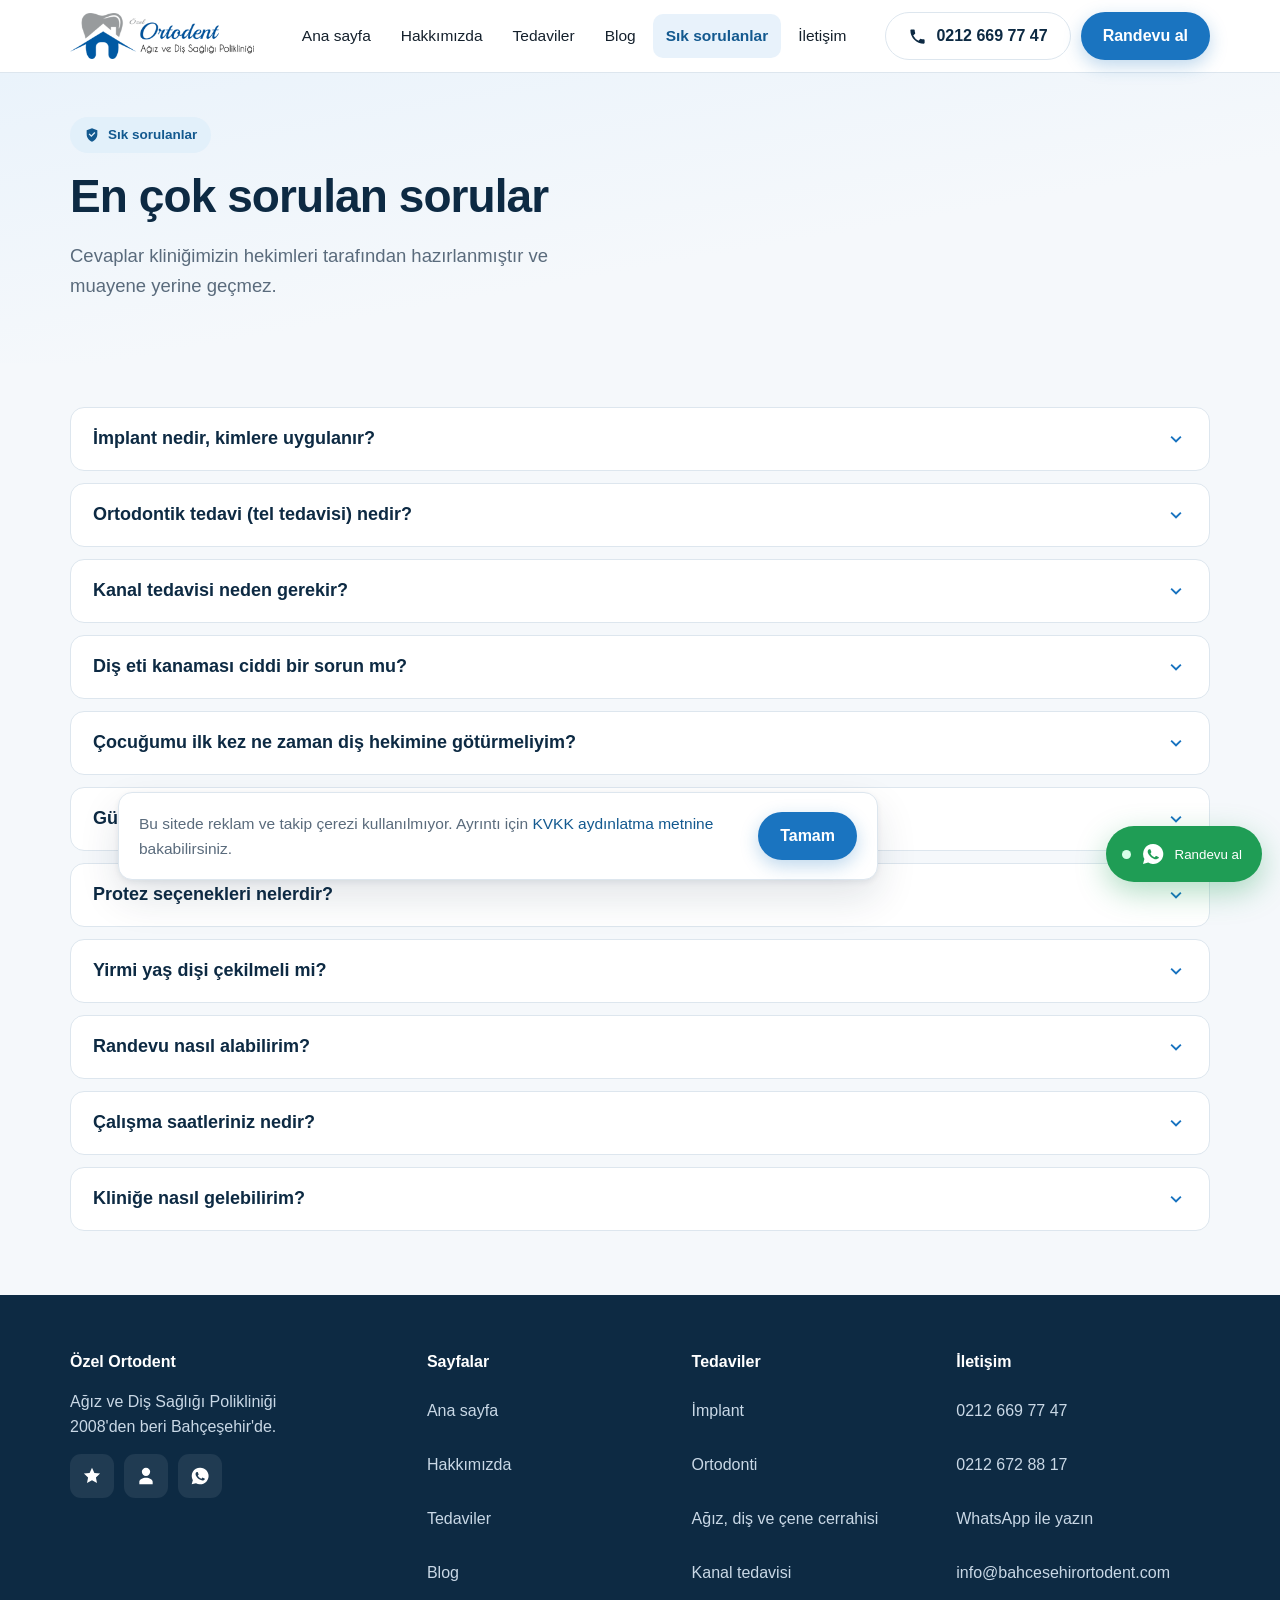
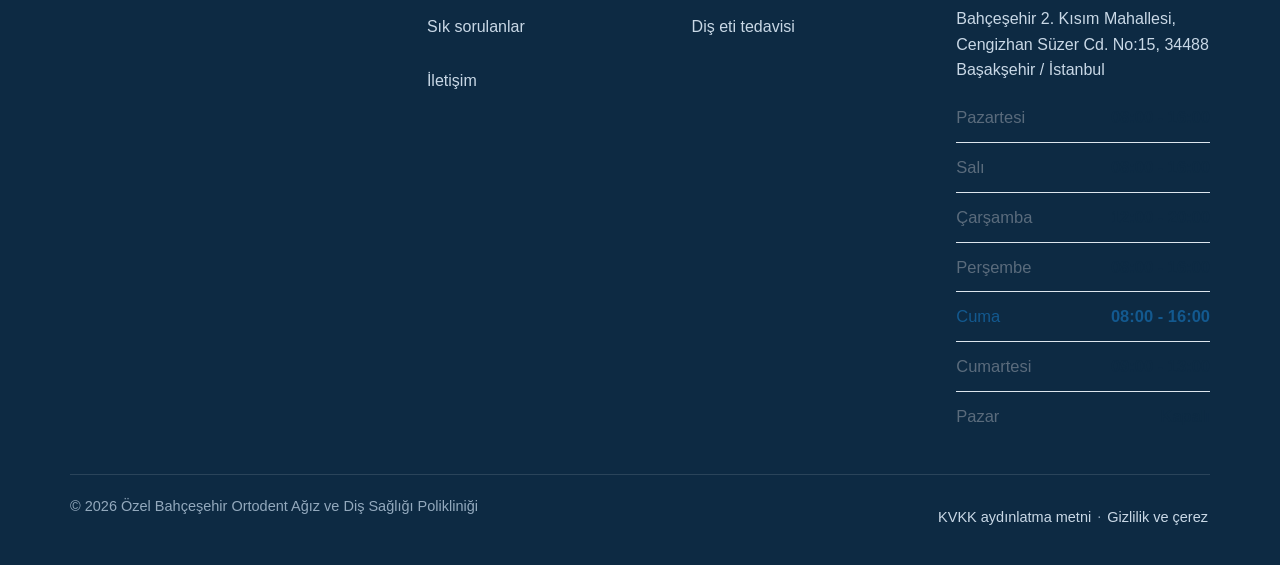
<file: sorular.html>
<!doctype html>
<html lang="tr">
<head>
<meta charset="utf-8">
<meta name="viewport" content="width=device-width, initial-scale=1">
<title>Sık sorulan sorular | Özel Ortodent Bahçeşehir</title>
<meta name="robots" content="noindex, nofollow">
<meta name="description" content="İmplant, ortodonti, kanal tedavisi ve çocuk diş hekimliği hakkında en çok sorulan sorular ve hekimlerimizin cevapları.">
<link rel="canonical" href="https://bahcesehirortodent.com/sorular.html">
<meta property="og:type" content="website">
<meta property="og:site_name" content="Özel Ortodent">
<meta property="og:title" content="Sık sorulan sorular | Özel Ortodent Bahçeşehir">
<meta property="og:description" content="İmplant, ortodonti, kanal tedavisi ve çocuk diş hekimliği hakkında en çok sorulan sorular ve hekimlerimizin cevapları.">
<meta property="og:url" content="https://bahcesehirortodent.com/sorular.html">
<meta property="og:image" content="https://bahcesehirortodent.com/gorsel/2560022329poliklinik.jpg">
<meta property="og:locale" content="tr_TR">
<meta name="twitter:card" content="summary_large_image">
<meta name="theme-color" content="#0d2a43">
<link rel="icon" href="favicon.svg" type="image/svg+xml">
<link rel="apple-touch-icon" href="gorsel/logo.png">
<link rel="stylesheet" href="stil.css?s=bd270976">
<script type="application/ld+json">{"@context": "https://schema.org", "@type": "Dentist", "name": "Özel Bahçeşehir Ortodent Ağız ve Diş Sağlığı Polikliniği", "url": "https://bahcesehirortodent.com/sorular.html", "image": "https://bahcesehirortodent.com/gorsel/2560022329poliklinik.jpg", "telephone": "+902126697747", "email": "info@bahcesehirortodent.com", "priceRange": "$$", "address": {"@type": "PostalAddress", "streetAddress": "Cengizhan Süzer Cd. No:15, Bahçeşehir 2. Kısım Mah.", "addressLocality": "Başakşehir", "addressRegion": "İstanbul", "postalCode": "34488", "addressCountry": "TR"}, "geo": {"@type": "GeoCoordinates", "latitude": "41.0663", "longitude": "28.6733"}, "openingHoursSpecification": [{"@type": "OpeningHoursSpecification", "dayOfWeek": ["Monday", "Tuesday", "Thursday", "Friday"], "opens": "08:00", "closes": "16:00"}, {"@type": "OpeningHoursSpecification", "dayOfWeek": ["Wednesday"], "opens": "12:00", "closes": "20:00"}, {"@type": "OpeningHoursSpecification", "dayOfWeek": ["Saturday"], "opens": "09:00", "closes": "13:00"}], "medicalSpecialty": ["Dentistry", "Orthodontic"], "founder": [{"@type": "Person", "name": "Dt. Pınar Nesrin Dindar"}, {"@type": "Person", "name": "Dr. Dt. Bahadır Dindar"}], "foundingDate": "2008"}</script>
<script type="application/ld+json">{"@context": "https://schema.org", "@type": "FAQPage", "mainEntity": [{"@type": "Question", "name": "İmplant nedir, kimlere uygulanır?", "acceptedAnswer": {"@type": "Answer", "text": "İmplant kayıp doku veya organı fonksiyonel ve estetik olarak yerine koymak amaçlı vücut içerisine yerleştirilen her türlü yabancı aygıta verilen genel terimdir. Diş hekimliğinde kayıp dişlerin yerine koyulması için destek amaçlı yapay diş köklerine dental implantlar denir. Çoğunlukla titanyum alaşımlardan genellik ile vida veya kök şeklindedir. İmplantlar ile bir çok farklı tedavi seçeneği ile hastaların diş eksikleri hem fonksiyonel hem de estetik olarak çok başarılı bir şekilde tedavi edilebilmektedir."}}, {"@type": "Question", "name": "Ortodontik tedavi (tel tedavisi) nedir?", "acceptedAnswer": {"@type": "Answer", "text": "Ortodonti dişlerin çene kemikleri ile, çene kemiklerinin birbirleri ile ve çene kemiklerinin kafa kemikleri ile ilişkisini inceleyen bir bilim dalıdır. Ortodontik tedavi de bu sistemde oluşan bozuklukları tedavi etme şeklidir. Eğer sadece dişlerin çapraşıklıkları ve düzensizlikleri mevcut ise dişsel bozukluklar olarak değerlendirilir. Alt-üst çenenin birbirleri ve aynı zamanda kafatası ile uyumsuzlukları ise iskeletsel bozukluklar olarak adlandırılır. Eğer hastada hem dişsel hem de iskeletsel problemler bulunuyorsa ortodontik tedavi ile beraber ortognatik cerrahi adı verilen ameliyatların planlaması gerekir."}}, {"@type": "Question", "name": "Kanal tedavisi neden gerekir?", "acceptedAnswer": {"@type": "Answer", "text": "Dişlerimizin canlılığı sağlayan pulpa dokusu dişin tam ortasında bulunmaktadır, diş köklerinin ucunda çok küçük bir delikten içeri giren damar-sinir paketi ile canlılığını korumaktadır. Dişin kök ucundan (apeks) yukarı doğru genişleyen bir anatomiye sahiptir. Bu diş kökünün içindeki boşluğa kök kanalı adı verilmektedir. Çeşitli nedenler ile canlılığını yitirmiş ya da enfekte olmuş olan pulpa dokusunun çıkartılıp kök kanalın şekillendirilerek kök ucuna kadar doldurulması işlemine kanal tedavi adı verilmektedir. Kanal tedavisinde önemli olan kanaldan organik ve enfekte materyalin etkili bir şekilde uzaklaştırılması ve daha sonrasında apikal foramen adı verilen kök ucuna kadar sızdırmaz bir şekilde doldurulmasıdır."}}, {"@type": "Question", "name": "Diş eti kanaması ciddi bir sorun mu?", "acceptedAnswer": {"@type": "Answer", "text": "Ağız ve diş sağlığı açısından sadece dişlerin değil onları çevreleyen alveol kemiği ve dişetlerinin de sağlıklı olması gerekmektedir. Dişeti hastalığı kanama,iltihap, kötü koku gibi basit sorunlar olarak başlayıp dişleri destekleyen alveol kemiğinin erimesi ve sağlam dişlerin bile sallanarak kaybedilmesine neden olabilen yavaş ilerleyen sinsi bir rahatsızlıktır. Sağlıklı dişetleri pempe renkli, sert ve tıkız kıvamlıdır. Fırçalama sırasında kanama olmaması gerekir."}}, {"@type": "Question", "name": "Çocuğumu ilk kez ne zaman diş hekimine götürmeliyim?", "acceptedAnswer": {"@type": "Answer", "text": "İlk dişlerimiz yaklaşık 6. ayda çıkmaya başlarlar ama 12. aya kadar ilk dişlerin sürmesi doğal olarak kabul edilir. Fakat 12. ayda da hala dişler sürmemiş ise uzman bir diş hekimine danışmakta fayda vardır. Süt dişlerimiz toplam 20 adet olup 24.-30. aylar arası süt dişlerinin hepsi çıkmış olur. 6 yaş dişleri olarak ta bilinen 1. Büyük azı dişleri ise daimi yani hayatımız boyunca başka bir diş ile değişmeyecek dişlerimizdir. 2. Büyük azı dişlerimiz ise 12 yaşında ağız içinde gözükmeye başlarlar. Süt dişlerinin sürmesinin tamamlanması ile süt dişlerimizin daimi dişler ile değişmesi ve 2. Büyük azı dişlerimiz ağızda sürmesi arasındaki dönemde (2-14 yaş) hastalar ile ilgilenme amaçlı uzmanlaşan diş hekimlere Pedodontist, bu bilim dalına ise Pedodonti adı verilir."}}, {"@type": "Question", "name": "Gülüş tasarımı ne demek?", "acceptedAnswer": {"@type": "Answer", "text": "Gülüş tasarımı, hekimlik ve sanatın birlikte uygulanarak, size özel ideal gülüşünüzü yenilemektir. Sizin birtakım kişisel istekleriniz ile sağlık ve doğallığı da birleştirerek sağlıklı bir gülüşü planlamaktır. Estetik gülüş ifadesini belirlerken yüz hatları, cinsiyet, dişeti seviyeleri, dudakların şekli, gülme hattı ve dişlerin sıralanışı gibi faktörler dikkate alınır."}}, {"@type": "Question", "name": "Protez seçenekleri nelerdir?", "acceptedAnswer": {"@type": "Answer", "text": "Protez genel anlamı ile vücutta kaybedilmiş bir organ veya dokunun yapay malzemeler kullanılarak fonksiyonel ve estetik olarak geri kazandırılması anlamına gelmektedir. Diş hekimliğinde sabit ve hareketli protezler olarak ikiye ayrılmaktadır. Sabit protezler yerinden çıkmayan tek diş kaplamalar ve köprüler iken ; hastalar tarafından takıp çıkartılabilen hareketli protezler ise tam damaklar(hiç dişsiz) veya parsiyel damaklardır."}}, {"@type": "Question", "name": "Yirmi yaş dişi çekilmeli mi?", "acceptedAnswer": {"@type": "Answer", "text": "Ağız, Diş ve Çene Cerrahisi; ağız, çene ve bunlar ile ilişkili bölgelerdeki yumuşak ve sert dokuların doğumsal hastalıklarının veya enfeksiyöz, travmatik ve her türlü patolojik nedenlerin yol açtığı sorunların tedavisini gerçekleştiren tıbbi bir uğraş alanıdır. En sık gömük kalmış veya komplike dişlerin cerrahi olarak çekimi, implant cerrahisi ve implant hazırlığı, çene kistleri ve tümörleri, protez öncesi düzenlemeler ilgilenen konular olarak bilinse de çene kırıkları, tükürük bezi hastalıkları, dil ile ilgili rahatsızlıklar, ortognatik cerrahi, çene eklemi (tempromandibular eklem TME) rahatsızlıkları, bazı fasiyel kozmetik işlemler gibi bir çok tedavi alanı mevcuttur."}}, {"@type": "Question", "name": "Randevu nasıl alabilirim?", "acceptedAnswer": {"@type": "Answer", "text": "Telefonla 0212 669 77 47 numarasından ya da WhatsApp'tan yazarak randevu alabilirsiniz. Sağ alttaki randevu asistanından da talebinizi bırakabilirsiniz; talebiniz kliniğe iletilir ve sizi arayıp saati kesinleştiririz."}}, {"@type": "Question", "name": "Çalışma saatleriniz nedir?", "acceptedAnswer": {"@type": "Answer", "text": "Pazartesi, salı, perşembe ve cuma 08:00-16:00; çarşamba 12:00-20:00; cumartesi 09:00-13:00 arasında açığız. Pazar günü kapalıyız."}}, {"@type": "Question", "name": "Kliniğe nasıl gelebilirim?", "acceptedAnswer": {"@type": "Answer", "text": "Adresimiz: Bahçeşehir 2. Kısım Mahallesi, Cengizhan Süzer Cd. No:15, 34488 Başakşehir / İstanbul. Sayfanın altındaki harita bağlantısına dokunarak yol tarifi alabilirsiniz."}}]}</script>
</head>
<body class="">
<a class="atla" href="#ana">İçeriğe geç</a>

<header>
  <div class="kap ust">
    <a class="logo" href="index.html">
      <img src="gorsel/logo.png" alt="Özel Bahçeşehir Ortodent Ağız ve Diş Sağlığı Polikliniği logosu" width="300" height="88" style="height:46px;width:auto">
    </a>
    <nav class="ana" aria-label="Ana menü"><a href="index.html">Ana sayfa</a><a href="hakkimizda.html">Hakkımızda</a><a href="tedaviler.html">Tedaviler</a><a href="blog.html">Blog</a><a href="sorular.html" aria-current="page">Sık sorulanlar</a><a href="iletisim.html">İletişim</a></nav>
    <div class="ust-eylem">
      <a class="dugme ikincil" href="tel:+902126697747"><svg viewBox="0 0 24 24" fill="currentColor" width="18" height="18" aria-hidden="true"><path d="M6.6 10.8a15 15 0 006.6 6.6l2.2-2.2c.3-.3.7-.4 1-.2 1.2.4 2.4.6 3.6.6.6 0 1 .4 1 1V20c0 .6-.4 1-1 1A17 17 0 013 4c0-.6.4-1 1-1h3.5c.6 0 1 .4 1 1 0 1.3.2 2.5.6 3.6.1.4 0 .8-.2 1l-2.3 2.2z"/></svg> 0212 669 77 47</a>
      <a class="dugme birincil" href="iletisim.html#randevu">Randevu al</a>
    </div>
    <button class="hamburger" aria-label="Menüyü aç" aria-expanded="false" aria-controls="mobMenu"><span></span></button>
  </div>
  <div class="kap"><div class="mob-menu" id="mobMenu">
    <a href="index.html">Ana sayfa</a><a href="hakkimizda.html">Hakkımızda</a><a href="tedaviler.html">Tedaviler</a><a href="blog.html">Blog</a><a href="sorular.html">Sık sorulanlar</a><a href="iletisim.html">İletişim</a>
    <div class="mob-eylem">
      <a class="dugme birincil" href="tel:+902126697747"><svg viewBox="0 0 24 24" fill="currentColor" width="18" height="18" aria-hidden="true"><path d="M6.6 10.8a15 15 0 006.6 6.6l2.2-2.2c.3-.3.7-.4 1-.2 1.2.4 2.4.6 3.6.6.6 0 1 .4 1 1V20c0 .6-.4 1-1 1A17 17 0 013 4c0-.6.4-1 1-1h3.5c.6 0 1 .4 1 1 0 1.3.2 2.5.6 3.6.1.4 0 .8-.2 1l-2.3 2.2z"/></svg> Hemen ara</a>
      <a class="dugme yesil" href="https://wa.me/905373991048" target="_blank" rel="noopener"><svg viewBox="0 0 24 24" fill="currentColor" width="18" height="18" aria-hidden="true"><path d="M12 2a10 10 0 00-8.6 15L2 22l5.2-1.4A10 10 0 1012 2zm5.3 14.1c-.2.6-1.3 1.2-1.8 1.2-.5.1-1 .1-1.7-.1-.4-.1-.9-.3-1.5-.6-2.7-1.2-4.4-3.9-4.5-4.1-.1-.2-1.1-1.4-1.1-2.7s.7-1.9 1-2.2c.2-.2.5-.3.7-.3h.5c.2 0 .4 0 .6.5l.8 2c.1.2.1.4 0 .5l-.3.5-.4.4c-.1.1-.3.3-.1.6.2.3.7 1.2 1.6 2 1.1 1 2 1.3 2.3 1.4.3.1.4.1.6-.1l.8-1c.2-.2.4-.2.6-.1l2 .9c.2.1.4.2.4.3.1.2.1.7-.1 1.3z"/></svg> WhatsApp</a>
    </div>
  </div></div>
</header>

<main id="ana">

<section class="hero" style="padding:44px 0 36px">
  <div class="kap">
    <span class="rozet"><svg viewBox="0 0 24 24" fill="currentColor" width="16" height="16" aria-hidden="true"><path d="M12 2l8 3v6c0 5-3.4 9.7-8 11-4.6-1.3-8-6-8-11V5l8-3zm-1 13l6-6-1.4-1.4L11 12.2 8.4 9.6 7 11l4 4z"/></svg> Sık sorulanlar</span>
    <h1>En çok sorulan sorular</h1>
    <p class="giris">Cevaplar kliniğimizin hekimleri tarafından hazırlanmıştır ve
    muayene yerine geçmez.</p>
  </div>
</section>
<section class="dar"><div class="kap">
<div class="akordiyon" id="soru-1">
  <button aria-expanded="false">İmplant nedir, kimlere uygulanır? <span class="ok"><svg viewBox="0 0 24 24" fill="currentColor" width="22" height="22" aria-hidden="true"><path d="M12 16l-6-6 1.4-1.4L12 13.2l4.6-4.6L18 10z"/></svg></span></button>
  <div class="govde"><p>İmplant kayıp doku veya organı fonksiyonel ve estetik olarak yerine koymak amaçlı vücut içerisine yerleştirilen her türlü yabancı aygıta verilen genel terimdir. Diş hekimliğinde kayıp dişlerin yerine koyulması için destek amaçlı yapay diş köklerine dental implantlar denir. Çoğunlukla titanyum alaşımlardan genellik ile vida veya kök şeklindedir.</p><p>İmplantlar ile bir çok farklı tedavi seçeneği ile hastaların diş eksikleri hem fonksiyonel hem de estetik olarak çok başarılı bir şekilde tedavi edilebilmektedir.</p></div>
</div>
<div class="akordiyon" id="soru-2">
  <button aria-expanded="false">Ortodontik tedavi (tel tedavisi) nedir? <span class="ok"><svg viewBox="0 0 24 24" fill="currentColor" width="22" height="22" aria-hidden="true"><path d="M12 16l-6-6 1.4-1.4L12 13.2l4.6-4.6L18 10z"/></svg></span></button>
  <div class="govde"><p>Ortodonti dişlerin çene kemikleri ile, çene kemiklerinin birbirleri ile ve çene kemiklerinin kafa kemikleri ile ilişkisini inceleyen bir bilim dalıdır. Ortodontik tedavi de bu sistemde oluşan bozuklukları tedavi etme şeklidir.</p><p>Eğer sadece dişlerin çapraşıklıkları ve düzensizlikleri mevcut ise dişsel bozukluklar olarak değerlendirilir. Alt-üst çenenin birbirleri ve aynı zamanda kafatası ile uyumsuzlukları ise iskeletsel bozukluklar olarak adlandırılır. Eğer hastada hem dişsel hem de iskeletsel problemler bulunuyorsa ortodontik tedavi ile beraber ortognatik cerrahi adı verilen ameliyatların planlaması gerekir.</p></div>
</div>
<div class="akordiyon" id="soru-3">
  <button aria-expanded="false">Kanal tedavisi neden gerekir? <span class="ok"><svg viewBox="0 0 24 24" fill="currentColor" width="22" height="22" aria-hidden="true"><path d="M12 16l-6-6 1.4-1.4L12 13.2l4.6-4.6L18 10z"/></svg></span></button>
  <div class="govde"><p>Dişlerimizin canlılığı sağlayan pulpa dokusu dişin tam ortasında bulunmaktadır, diş köklerinin ucunda çok küçük bir delikten içeri giren damar-sinir paketi ile canlılığını korumaktadır. Dişin kök ucundan (apeks) yukarı doğru genişleyen bir anatomiye sahiptir. Bu diş kökünün içindeki boşluğa kök kanalı adı verilmektedir. Çeşitli nedenler ile canlılığını yitirmiş ya da enfekte olmuş olan pulpa dokusunun çıkartılıp kök kanalın şekillendirilerek kök ucuna kadar doldurulması işlemine kanal tedavi adı verilmektedir.</p><p>Kanal tedavisinde önemli olan kanaldan organik ve enfekte materyalin etkili bir şekilde uzaklaştırılması ve daha sonrasında apikal foramen adı verilen kök ucuna kadar sızdırmaz bir şekilde doldurulmasıdır.</p></div>
</div>
<div class="akordiyon" id="soru-4">
  <button aria-expanded="false">Diş eti kanaması ciddi bir sorun mu? <span class="ok"><svg viewBox="0 0 24 24" fill="currentColor" width="22" height="22" aria-hidden="true"><path d="M12 16l-6-6 1.4-1.4L12 13.2l4.6-4.6L18 10z"/></svg></span></button>
  <div class="govde"><p>Ağız ve diş sağlığı açısından sadece dişlerin değil onları çevreleyen alveol kemiği ve dişetlerinin de sağlıklı olması gerekmektedir. Dişeti hastalığı kanama,iltihap, kötü koku gibi basit sorunlar olarak başlayıp dişleri destekleyen alveol kemiğinin erimesi ve sağlam dişlerin bile sallanarak kaybedilmesine neden olabilen yavaş ilerleyen sinsi bir rahatsızlıktır.</p><p>Sağlıklı dişetleri pempe renkli, sert ve tıkız kıvamlıdır. Fırçalama sırasında kanama olmaması gerekir.</p></div>
</div>
<div class="akordiyon" id="soru-5">
  <button aria-expanded="false">Çocuğumu ilk kez ne zaman diş hekimine götürmeliyim? <span class="ok"><svg viewBox="0 0 24 24" fill="currentColor" width="22" height="22" aria-hidden="true"><path d="M12 16l-6-6 1.4-1.4L12 13.2l4.6-4.6L18 10z"/></svg></span></button>
  <div class="govde"><p>İlk dişlerimiz yaklaşık 6. ayda çıkmaya başlarlar ama 12. aya kadar ilk dişlerin sürmesi doğal olarak kabul edilir. Fakat 12. ayda da hala dişler sürmemiş ise uzman bir diş hekimine danışmakta fayda vardır. Süt dişlerimiz toplam 20 adet olup 24.-30. aylar arası süt dişlerinin hepsi çıkmış olur. 6 yaş dişleri olarak ta bilinen 1. Büyük azı dişleri ise daimi yani hayatımız boyunca başka bir diş ile değişmeyecek dişlerimizdir. 2. Büyük azı dişlerimiz ise 12 yaşında ağız içinde gözükmeye başlarlar.</p><p>Süt dişlerinin sürmesinin tamamlanması ile süt dişlerimizin daimi dişler ile değişmesi ve 2. Büyük azı dişlerimiz ağızda sürmesi arasındaki dönemde (2-14 yaş) hastalar ile ilgilenme amaçlı uzmanlaşan diş hekimlere Pedodontist, bu bilim dalına ise Pedodonti adı verilir.</p></div>
</div>
<div class="akordiyon" id="soru-6">
  <button aria-expanded="false">Gülüş tasarımı ne demek? <span class="ok"><svg viewBox="0 0 24 24" fill="currentColor" width="22" height="22" aria-hidden="true"><path d="M12 16l-6-6 1.4-1.4L12 13.2l4.6-4.6L18 10z"/></svg></span></button>
  <div class="govde"><p>Gülüş tasarımı, hekimlik ve sanatın birlikte uygulanarak, size özel ideal gülüşünüzü yenilemektir. Sizin birtakım kişisel istekleriniz ile sağlık ve doğallığı da birleştirerek sağlıklı bir gülüşü planlamaktır.</p><p>Estetik gülüş ifadesini belirlerken yüz hatları, cinsiyet, dişeti seviyeleri, dudakların şekli, gülme hattı ve dişlerin sıralanışı gibi faktörler dikkate alınır.</p></div>
</div>
<div class="akordiyon" id="soru-7">
  <button aria-expanded="false">Protez seçenekleri nelerdir? <span class="ok"><svg viewBox="0 0 24 24" fill="currentColor" width="22" height="22" aria-hidden="true"><path d="M12 16l-6-6 1.4-1.4L12 13.2l4.6-4.6L18 10z"/></svg></span></button>
  <div class="govde"><p>Protez genel anlamı ile vücutta kaybedilmiş bir organ veya dokunun yapay malzemeler kullanılarak fonksiyonel ve estetik olarak geri kazandırılması anlamına gelmektedir.</p><p>Diş hekimliğinde sabit ve hareketli protezler olarak ikiye ayrılmaktadır. Sabit protezler yerinden çıkmayan tek diş kaplamalar ve köprüler iken ; hastalar tarafından takıp çıkartılabilen hareketli protezler ise tam damaklar(hiç dişsiz) veya parsiyel damaklardır.</p></div>
</div>
<div class="akordiyon" id="soru-8">
  <button aria-expanded="false">Yirmi yaş dişi çekilmeli mi? <span class="ok"><svg viewBox="0 0 24 24" fill="currentColor" width="22" height="22" aria-hidden="true"><path d="M12 16l-6-6 1.4-1.4L12 13.2l4.6-4.6L18 10z"/></svg></span></button>
  <div class="govde"><p>Ağız, Diş ve Çene Cerrahisi; ağız, çene ve bunlar ile ilişkili bölgelerdeki yumuşak ve sert dokuların doğumsal hastalıklarının veya enfeksiyöz, travmatik ve her türlü patolojik nedenlerin yol açtığı sorunların tedavisini gerçekleştiren tıbbi bir uğraş alanıdır.</p><p>En sık gömük kalmış veya komplike dişlerin cerrahi olarak çekimi, implant cerrahisi ve implant hazırlığı, çene kistleri ve tümörleri, protez öncesi düzenlemeler ilgilenen konular olarak bilinse de çene kırıkları, tükürük bezi hastalıkları, dil ile ilgili rahatsızlıklar, ortognatik cerrahi, çene eklemi (tempromandibular eklem TME) rahatsızlıkları, bazı fasiyel kozmetik işlemler gibi bir çok tedavi alanı mevcuttur.</p></div>
</div>
<div class="akordiyon" id="soru-9">
  <button aria-expanded="false">Randevu nasıl alabilirim? <span class="ok"><svg viewBox="0 0 24 24" fill="currentColor" width="22" height="22" aria-hidden="true"><path d="M12 16l-6-6 1.4-1.4L12 13.2l4.6-4.6L18 10z"/></svg></span></button>
  <div class="govde"><p>Telefonla 0212 669 77 47 numarasından ya da WhatsApp&#x27;tan yazarak randevu alabilirsiniz. Sağ alttaki randevu asistanından da talebinizi bırakabilirsiniz; talebiniz kliniğe iletilir ve sizi arayıp saati kesinleştiririz.</p></div>
</div>
<div class="akordiyon" id="soru-10">
  <button aria-expanded="false">Çalışma saatleriniz nedir? <span class="ok"><svg viewBox="0 0 24 24" fill="currentColor" width="22" height="22" aria-hidden="true"><path d="M12 16l-6-6 1.4-1.4L12 13.2l4.6-4.6L18 10z"/></svg></span></button>
  <div class="govde"><p>Pazartesi, salı, perşembe ve cuma 08:00-16:00; çarşamba 12:00-20:00; cumartesi 09:00-13:00 arasında açığız. Pazar günü kapalıyız.</p></div>
</div>
<div class="akordiyon" id="soru-11">
  <button aria-expanded="false">Kliniğe nasıl gelebilirim? <span class="ok"><svg viewBox="0 0 24 24" fill="currentColor" width="22" height="22" aria-hidden="true"><path d="M12 16l-6-6 1.4-1.4L12 13.2l4.6-4.6L18 10z"/></svg></span></button>
  <div class="govde"><p>Adresimiz: Bahçeşehir 2. Kısım Mahallesi, Cengizhan Süzer Cd. No:15, 34488 Başakşehir / İstanbul. Sayfanın altındaki harita bağlantısına dokunarak yol tarifi alabilirsiniz.</p></div>
</div></div></section>

</main>

<footer>
  <div class="kap">
    <div class="alt-izgara">
      <div>
        <h4>Özel Ortodent</h4>
        <p style="font-size:16px;line-height:1.6">Ağız ve Diş Sağlığı Polikliniği<br>2008'den beri Bahçeşehir'de.</p>
        <div class="sosyal">
          <a href="https://www.instagram.com/" aria-label="Instagram" target="_blank" rel="noopener"><svg viewBox="0 0 24 24" fill="currentColor" width="20" height="20" aria-hidden="true"><path d="M12 2l2.9 6.3 6.8.8-5 4.6 1.3 6.8L12 17.2 6 20.5l1.3-6.8-5-4.6 6.8-.8L12 2z"/></svg></a>
          <a href="https://www.facebook.com/" aria-label="Facebook" target="_blank" rel="noopener"><svg viewBox="0 0 24 24" fill="currentColor" width="20" height="20" aria-hidden="true"><path d="M12 12a5 5 0 100-10 5 5 0 000 10zm0 2c-4 0-8 2-8 5v3h16v-3c0-3-4-5-8-5z"/></svg></a>
          <a href="https://wa.me/905373991048" aria-label="WhatsApp" target="_blank" rel="noopener"><svg viewBox="0 0 24 24" fill="currentColor" width="20" height="20" aria-hidden="true"><path d="M12 2a10 10 0 00-8.6 15L2 22l5.2-1.4A10 10 0 1012 2zm5.3 14.1c-.2.6-1.3 1.2-1.8 1.2-.5.1-1 .1-1.7-.1-.4-.1-.9-.3-1.5-.6-2.7-1.2-4.4-3.9-4.5-4.1-.1-.2-1.1-1.4-1.1-2.7s.7-1.9 1-2.2c.2-.2.5-.3.7-.3h.5c.2 0 .4 0 .6.5l.8 2c.1.2.1.4 0 .5l-.3.5-.4.4c-.1.1-.3.3-.1.6.2.3.7 1.2 1.6 2 1.1 1 2 1.3 2.3 1.4.3.1.4.1.6-.1l.8-1c.2-.2.4-.2.6-.1l2 .9c.2.1.4.2.4.3.1.2.1.7-.1 1.3z"/></svg></a>
        </div>
      </div>
      <div>
        <h4>Sayfalar</h4>
        <ul><li><a href="index.html">Ana sayfa</a></li><li><a href="hakkimizda.html">Hakkımızda</a></li><li><a href="tedaviler.html">Tedaviler</a></li><li><a href="blog.html">Blog</a></li><li><a href="sorular.html">Sık sorulanlar</a></li><li><a href="iletisim.html">İletişim</a></li></ul>
      </div>
      <div>
        <h4>Tedaviler</h4>
        <ul><li><a href="tedaviler.html#implant">İmplant</a></li><li><a href="tedaviler.html#ortodonti">Ortodonti</a></li><li><a href="tedaviler.html#cerrahi">Ağız, diş ve çene cerrahisi</a></li><li><a href="tedaviler.html#endodonti">Kanal tedavisi</a></li><li><a href="tedaviler.html#periodonti">Diş eti tedavisi</a></li></ul>
      </div>
      <div>
        <h4>İletişim</h4>
        <ul>
          <li><a href="tel:+902126697747">0212 669 77 47</a></li>
          <li><a href="tel:+902126728817">0212 672 88 17</a></li>
          <li><a href="https://wa.me/905373991048" target="_blank" rel="noopener">WhatsApp ile yazın</a></li>
          <li><a href="mailto:info@bahcesehirortodent.com">info@bahcesehirortodent.com</a></li>
          <li><a href="https://www.google.com/maps/search/?api=1&query=Bah%C3%A7e%C5%9Fehir+Ortodent+A%C4%9F%C4%B1z+ve+Di%C5%9F+Sa%C4%9Fl%C4%B1%C4%9F%C4%B1+Poliklini%C4%9Fi" target="_blank" rel="noopener">Bahçeşehir 2. Kısım Mahallesi, Cengizhan Süzer Cd. No:15, 34488 Başakşehir / İstanbul</a></li>
        </ul>
        <table class="saat-tablo" style="margin-top:10px"><tr data-gun="1"><td>Pazartesi</td><td>08:00 - 16:00</td></tr><tr data-gun="2"><td>Salı</td><td>08:00 - 16:00</td></tr><tr data-gun="3"><td>Çarşamba</td><td>12:00 - 20:00</td></tr><tr data-gun="4"><td>Perşembe</td><td>08:00 - 16:00</td></tr><tr data-gun="5"><td>Cuma</td><td>08:00 - 16:00</td></tr><tr data-gun="6"><td>Cumartesi</td><td>09:00 - 13:00</td></tr><tr data-gun="0"><td>Pazar</td><td>Kapalı</td></tr></table>
      </div>
    </div>
    <div class="alt-son">
      <span>© 2026 Özel Bahçeşehir Ortodent Ağız ve Diş Sağlığı Polikliniği</span>
      <span><a href="#" data-kvkk>KVKK aydınlatma metni</a> · <a href="#" data-kvkk>Gizlilik ve çerez</a></span>
    </div>
  </div>
</footer>

<button class="asistan-dugme" aria-label="Randevu asistanını aç">
  <span class="nokta" aria-hidden="true"></span><svg viewBox="0 0 24 24" fill="currentColor" width="24" height="24" aria-hidden="true"><path d="M12 2a10 10 0 00-8.6 15L2 22l5.2-1.4A10 10 0 1012 2zm5.3 14.1c-.2.6-1.3 1.2-1.8 1.2-.5.1-1 .1-1.7-.1-.4-.1-.9-.3-1.5-.6-2.7-1.2-4.4-3.9-4.5-4.1-.1-.2-1.1-1.4-1.1-2.7s.7-1.9 1-2.2c.2-.2.5-.3.7-.3h.5c.2 0 .4 0 .6.5l.8 2c.1.2.1.4 0 .5l-.3.5-.4.4c-.1.1-.3.3-.1.6.2.3.7 1.2 1.6 2 1.1 1 2 1.3 2.3 1.4.3.1.4.1.6-.1l.8-1c.2-.2.4-.2.6-.1l2 .9c.2.1.4.2.4.3.1.2.1.7-.1 1.3z"/></svg> Randevu al
</button>

<aside class="asistan" aria-label="Randevu asistanı">
  <div class="asistan-ust">
    <div><svg viewBox="0 0 24 24" fill="currentColor" width="26" height="26" aria-hidden="true"><path d="M12 2a10 10 0 00-8.6 15L2 22l5.2-1.4A10 10 0 1012 2zm5.3 14.1c-.2.6-1.3 1.2-1.8 1.2-.5.1-1 .1-1.7-.1-.4-.1-.9-.3-1.5-.6-2.7-1.2-4.4-3.9-4.5-4.1-.1-.2-1.1-1.4-1.1-2.7s.7-1.9 1-2.2c.2-.2.5-.3.7-.3h.5c.2 0 .4 0 .6.5l.8 2c.1.2.1.4 0 .5l-.3.5-.4.4c-.1.1-.3.3-.1.6.2.3.7 1.2 1.6 2 1.1 1 2 1.3 2.3 1.4.3.1.4.1.6-.1l.8-1c.2-.2.4-.2.6-.1l2 .9c.2.1.4.2.4.3.1.2.1.7-.1 1.3z"/></svg></div>
    <div><b>Randevu asistanı</b><span>Genelde birkaç saniyede yanıtlar</span></div>
    <button class="kapat" aria-label="Asistanı kapat">&times;</button>
  </div>
  <div class="asistan-govde"></div>
  <div class="asistan-alt"></div>
</aside>

<dialog class="kvkk" aria-label="KVKK aydınlatma metni">
  <div class="ic">
    <h3>KVKK aydınlatma metni ve çerez bilgilendirmesi</h3>
    <p><b>Veri sorumlusu:</b> Özel Bahçeşehir Ortodent Ağız ve Diş Sağlığı Polikliniği, Bahçeşehir 2. Kısım Mahallesi, Cengizhan Süzer Cd. No:15, 34488 Başakşehir / İstanbul.</p>
    <p><b>Hangi veriler işleniyor:</b> İletişim formunu ya da randevu asistanını kullandığınızda
    adınız, telefon numaranız ve randevu talebinizle ilgili yazdığınız bilgiler işlenir.</p>
    <p><b>Amaç:</b> Randevu taleplerinin karşılanması ve size geri dönüş yapılması.</p>
    <p><b>Hukuki sebep:</b> 6698 sayılı Kanun'un 5. maddesi kapsamında açık rızanız ve
    sağlık hizmetinin yürütülmesi için gereklilik.</p>
    <p><b>Aktarım:</b> Talebinizi WhatsApp üzerinden ilettiğinizde mesaj içeriği WhatsApp'ın
    sunucuları üzerinden geçer. Bunun dışında üçüncü kişilerle paylaşılmaz.</p>
    <p><b>Haklarınız:</b> Kanun'un 11. maddesi uyarınca verilerinize erişme, düzeltilmesini veya
    silinmesini isteme hakkınız vardır. Bunun için <a href="mailto:info@bahcesehirortodent.com">info@bahcesehirortodent.com</a> adresine yazabilirsiniz.</p>
    <p><b>Çerezler:</b> Bu sitede takip veya reklam çerezi kullanılmaz. Yalnızca çerez
    bildiriminin kapatıldığını hatırlamak için tarayıcınızda tek bir kayıt tutulur.</p>
  </div>
  <div class="kapat-satir"><button class="dugme birincil kvkk-kapat" type="button">Anladım</button></div>
</dialog>

<div class="cerez" role="region" aria-label="Çerez bilgilendirmesi">
  <p>Bu sitede reklam ve takip çerezi kullanılmıyor. Ayrıntı için
  <a href="#" data-kvkk>KVKK aydınlatma metnine</a> bakabilirsiniz.</p>
  <button class="dugme birincil cerez-tamam" type="button">Tamam</button>
</div>

<script src="site.js?s=0f8d204b" defer></script>
</body>
</html>
</file>
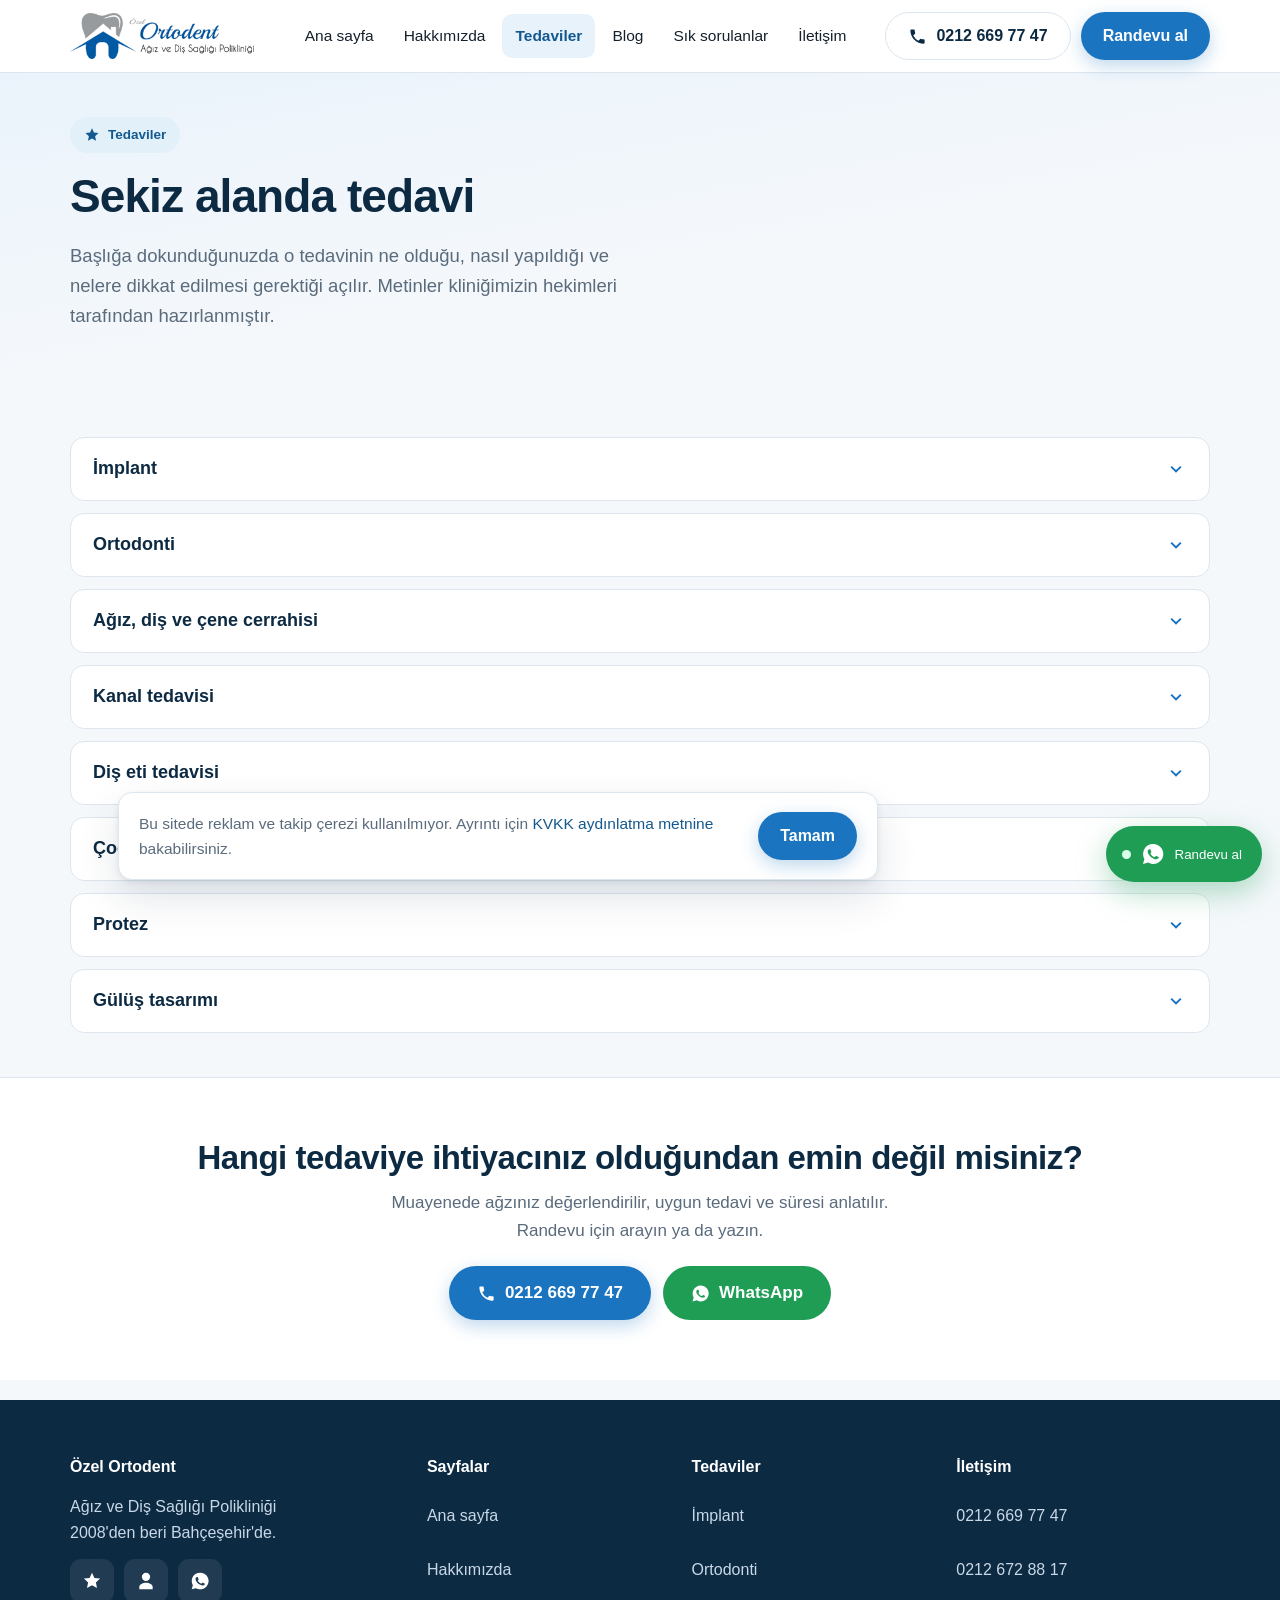
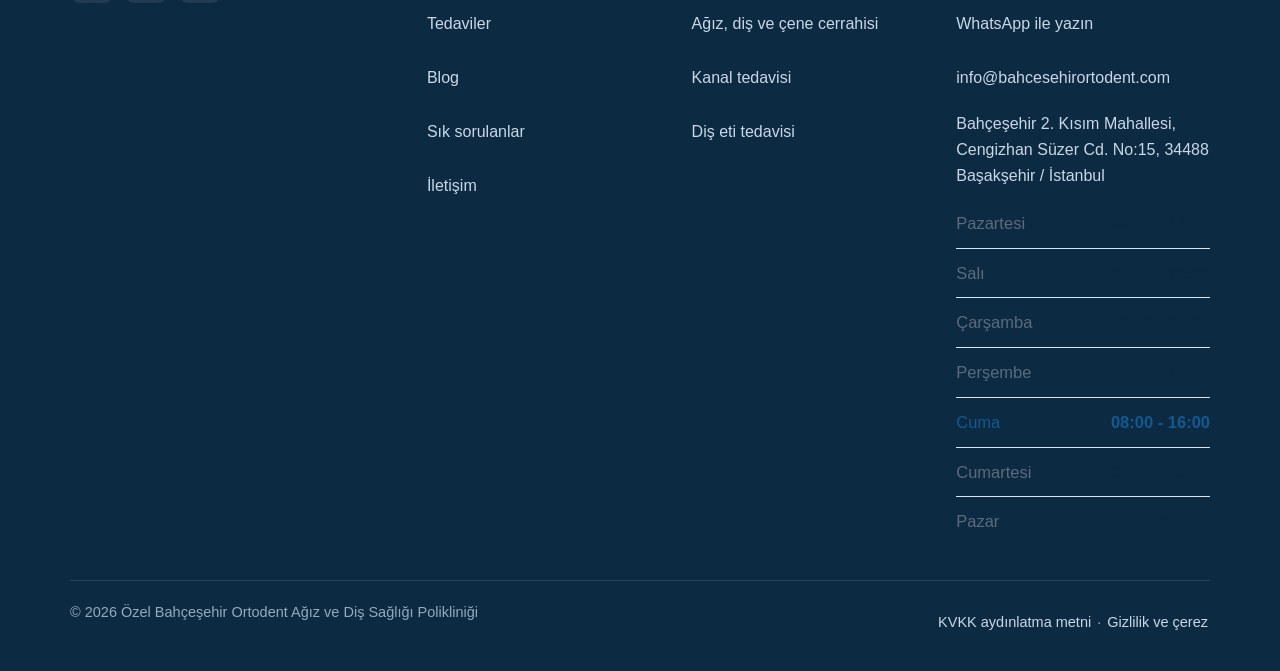
<file: tedaviler.html>
<!doctype html>
<html lang="tr">
<head>
<meta charset="utf-8">
<meta name="viewport" content="width=device-width, initial-scale=1">
<title>Tedaviler | İmplant, Ortodonti, Kanal Tedavisi | Özel Ortodent</title>
<meta name="robots" content="noindex, nofollow">
<meta name="description" content="İmplant, ortodonti, çene cerrahisi, kanal tedavisi, diş eti tedavisi, çocuk diş hekimliği, protez ve gülüş tasarımı. Her tedavinin ne olduğunu okuyun, randevu alın.">
<link rel="canonical" href="https://bahcesehirortodent.com/tedaviler.html">
<meta property="og:type" content="website">
<meta property="og:site_name" content="Özel Ortodent">
<meta property="og:title" content="Tedaviler | İmplant, Ortodonti, Kanal Tedavisi | Özel Ortodent">
<meta property="og:description" content="İmplant, ortodonti, çene cerrahisi, kanal tedavisi, diş eti tedavisi, çocuk diş hekimliği, protez ve gülüş tasarımı. Her tedavinin ne olduğunu okuyun, randevu alın.">
<meta property="og:url" content="https://bahcesehirortodent.com/tedaviler.html">
<meta property="og:image" content="https://bahcesehirortodent.com/gorsel/2560022329poliklinik.jpg">
<meta property="og:locale" content="tr_TR">
<meta name="twitter:card" content="summary_large_image">
<meta name="theme-color" content="#0d2a43">
<link rel="icon" href="favicon.svg" type="image/svg+xml">
<link rel="apple-touch-icon" href="gorsel/logo.png">
<link rel="stylesheet" href="stil.css?s=bd270976">
<script type="application/ld+json">{"@context": "https://schema.org", "@type": "Dentist", "name": "Özel Bahçeşehir Ortodent Ağız ve Diş Sağlığı Polikliniği", "url": "https://bahcesehirortodent.com/tedaviler.html", "image": "https://bahcesehirortodent.com/gorsel/2560022329poliklinik.jpg", "telephone": "+902126697747", "email": "info@bahcesehirortodent.com", "priceRange": "$$", "address": {"@type": "PostalAddress", "streetAddress": "Cengizhan Süzer Cd. No:15, Bahçeşehir 2. Kısım Mah.", "addressLocality": "Başakşehir", "addressRegion": "İstanbul", "postalCode": "34488", "addressCountry": "TR"}, "geo": {"@type": "GeoCoordinates", "latitude": "41.0663", "longitude": "28.6733"}, "openingHoursSpecification": [{"@type": "OpeningHoursSpecification", "dayOfWeek": ["Monday", "Tuesday", "Thursday", "Friday"], "opens": "08:00", "closes": "16:00"}, {"@type": "OpeningHoursSpecification", "dayOfWeek": ["Wednesday"], "opens": "12:00", "closes": "20:00"}, {"@type": "OpeningHoursSpecification", "dayOfWeek": ["Saturday"], "opens": "09:00", "closes": "13:00"}], "medicalSpecialty": ["Dentistry", "Orthodontic"], "founder": [{"@type": "Person", "name": "Dt. Pınar Nesrin Dindar"}, {"@type": "Person", "name": "Dr. Dt. Bahadır Dindar"}], "foundingDate": "2008"}</script>

</head>
<body class="">
<a class="atla" href="#ana">İçeriğe geç</a>

<header>
  <div class="kap ust">
    <a class="logo" href="index.html">
      <img src="gorsel/logo.png" alt="Özel Bahçeşehir Ortodent Ağız ve Diş Sağlığı Polikliniği logosu" width="300" height="88" style="height:46px;width:auto">
    </a>
    <nav class="ana" aria-label="Ana menü"><a href="index.html">Ana sayfa</a><a href="hakkimizda.html">Hakkımızda</a><a href="tedaviler.html" aria-current="page">Tedaviler</a><a href="blog.html">Blog</a><a href="sorular.html">Sık sorulanlar</a><a href="iletisim.html">İletişim</a></nav>
    <div class="ust-eylem">
      <a class="dugme ikincil" href="tel:+902126697747"><svg viewBox="0 0 24 24" fill="currentColor" width="18" height="18" aria-hidden="true"><path d="M6.6 10.8a15 15 0 006.6 6.6l2.2-2.2c.3-.3.7-.4 1-.2 1.2.4 2.4.6 3.6.6.6 0 1 .4 1 1V20c0 .6-.4 1-1 1A17 17 0 013 4c0-.6.4-1 1-1h3.5c.6 0 1 .4 1 1 0 1.3.2 2.5.6 3.6.1.4 0 .8-.2 1l-2.3 2.2z"/></svg> 0212 669 77 47</a>
      <a class="dugme birincil" href="iletisim.html#randevu">Randevu al</a>
    </div>
    <button class="hamburger" aria-label="Menüyü aç" aria-expanded="false" aria-controls="mobMenu"><span></span></button>
  </div>
  <div class="kap"><div class="mob-menu" id="mobMenu">
    <a href="index.html">Ana sayfa</a><a href="hakkimizda.html">Hakkımızda</a><a href="tedaviler.html">Tedaviler</a><a href="blog.html">Blog</a><a href="sorular.html">Sık sorulanlar</a><a href="iletisim.html">İletişim</a>
    <div class="mob-eylem">
      <a class="dugme birincil" href="tel:+902126697747"><svg viewBox="0 0 24 24" fill="currentColor" width="18" height="18" aria-hidden="true"><path d="M6.6 10.8a15 15 0 006.6 6.6l2.2-2.2c.3-.3.7-.4 1-.2 1.2.4 2.4.6 3.6.6.6 0 1 .4 1 1V20c0 .6-.4 1-1 1A17 17 0 013 4c0-.6.4-1 1-1h3.5c.6 0 1 .4 1 1 0 1.3.2 2.5.6 3.6.1.4 0 .8-.2 1l-2.3 2.2z"/></svg> Hemen ara</a>
      <a class="dugme yesil" href="https://wa.me/905373991048" target="_blank" rel="noopener"><svg viewBox="0 0 24 24" fill="currentColor" width="18" height="18" aria-hidden="true"><path d="M12 2a10 10 0 00-8.6 15L2 22l5.2-1.4A10 10 0 1012 2zm5.3 14.1c-.2.6-1.3 1.2-1.8 1.2-.5.1-1 .1-1.7-.1-.4-.1-.9-.3-1.5-.6-2.7-1.2-4.4-3.9-4.5-4.1-.1-.2-1.1-1.4-1.1-2.7s.7-1.9 1-2.2c.2-.2.5-.3.7-.3h.5c.2 0 .4 0 .6.5l.8 2c.1.2.1.4 0 .5l-.3.5-.4.4c-.1.1-.3.3-.1.6.2.3.7 1.2 1.6 2 1.1 1 2 1.3 2.3 1.4.3.1.4.1.6-.1l.8-1c.2-.2.4-.2.6-.1l2 .9c.2.1.4.2.4.3.1.2.1.7-.1 1.3z"/></svg> WhatsApp</a>
    </div>
  </div></div>
</header>

<main id="ana">

<section class="hero" style="padding:44px 0 36px">
  <div class="kap">
    <span class="rozet"><svg viewBox="0 0 24 24" fill="currentColor" width="16" height="16" aria-hidden="true"><path d="M12 2l2.9 6.3 6.8.8-5 4.6 1.3 6.8L12 17.2 6 20.5l1.3-6.8-5-4.6 6.8-.8L12 2z"/></svg> Tedaviler</span>
    <h1>Sekiz alanda tedavi</h1>
    <p class="giris">Başlığa dokunduğunuzda o tedavinin ne olduğu, nasıl yapıldığı ve
    nelere dikkat edilmesi gerektiği açılır. Metinler kliniğimizin hekimleri tarafından hazırlanmıştır.</p>
  </div>
</section>

<section class="dar">
  <div class="kap">
<div class="akordiyon" id="implant">
  <button aria-expanded="false">İmplant <span class="ok"><svg viewBox="0 0 24 24" fill="currentColor" width="22" height="22" aria-hidden="true"><path d="M12 16l-6-6 1.4-1.4L12 13.2l4.6-4.6L18 10z"/></svg></span></button>
  <div class="govde">
    <div style="display:grid;grid-template-columns:220px 1fr;gap:22px;align-items:start" class="tedavi-ic">
      <img src="gorsel/implant.jpg" alt="İmplant tedavisi" width="600" height="400" loading="lazy" style="border-radius:12px">
      <div><p>İmplant kayıp doku veya organı fonksiyonel ve estetik olarak yerine koymak amaçlı vücut içerisine yerleştirilen her türlü yabancı aygıta verilen genel terimdir. Diş hekimliğinde kayıp dişlerin yerine koyulması için destek amaçlı yapay diş köklerine dental implantlar denir. Çoğunlukla titanyum alaşımlardan genellik ile vida veya kök şeklindedir.</p><p>İmplantlar ile bir çok farklı tedavi seçeneği ile hastaların diş eksikleri hem fonksiyonel hem de estetik olarak çok başarılı bir şekilde tedavi edilebilmektedir.</p><p>Tek diş eksiklikleri olsun hiç dişi olmayan hastalar olsun implantlar sayesinde artık sabit yerinden çıkmayan dişlere sahip olabilmektedirler. Ayrıca takıp çıkartılabilen hareketli damak protezlerinde de 2 veya 4 adet implant uygulaması yaparak bu tip protezlerin tutuculuğu artırılıp hastanın konforunu maksimum düzeye eriştirilebilmektedir.</p><p>İmplantlar uygulaması çoğunlukla lokal anestezi altında çene kemiği içerisinde yuvalar hazırlanarak bu yuvalara uygun çap ve boyda implantların yerleştirildiği basit bir cerrahi işlemdir. İmplant yerleştirilmesi cerrahi bir işlem olduğundan dolayı kullanılan malzemelerin ve ortamın sterilizasyon ve hijyen şartlarını sağlaması en önemli kriterlerden birisidir.</p><p>Cerrahi sonrası 2-6 ay arasında bir osteointegrasyon süreci beklenir. Osteointegrasyon implantın çevresinde kemiğin iyileşerek implant ile kaynaşması olarak tanımlanabilir. Bu süreç kemiğin hacmine, kalitesine ve hastanın iyileşme potansiyeline göre farklılıklar gösterebilmektedir.</p>
        <div style="display:flex;gap:10px;flex-wrap:wrap;margin-top:18px">
          <a class="dugme birincil" href="tel:+902126697747"><svg viewBox="0 0 24 24" fill="currentColor" width="18" height="18" aria-hidden="true"><path d="M6.6 10.8a15 15 0 006.6 6.6l2.2-2.2c.3-.3.7-.4 1-.2 1.2.4 2.4.6 3.6.6.6 0 1 .4 1 1V20c0 .6-.4 1-1 1A17 17 0 013 4c0-.6.4-1 1-1h3.5c.6 0 1 .4 1 1 0 1.3.2 2.5.6 3.6.1.4 0 .8-.2 1l-2.3 2.2z"/></svg> Bu konuda randevu al</a>
          <a class="dugme ikincil" href="https://wa.me/905373991048?text=İmplant%20hakk%C4%B1nda%20bilgi%20almak%20istiyorum" target="_blank" rel="noopener">WhatsApp'tan sor</a>
        </div>
      </div>
    </div>
  </div>
</div>
<div class="akordiyon" id="ortodonti">
  <button aria-expanded="false">Ortodonti <span class="ok"><svg viewBox="0 0 24 24" fill="currentColor" width="22" height="22" aria-hidden="true"><path d="M12 16l-6-6 1.4-1.4L12 13.2l4.6-4.6L18 10z"/></svg></span></button>
  <div class="govde">
    <div style="display:grid;grid-template-columns:220px 1fr;gap:22px;align-items:start" class="tedavi-ic">
      <img src="gorsel/ortodonti.jpg" alt="Ortodonti tedavisi" width="600" height="400" loading="lazy" style="border-radius:12px">
      <div><p>Ortodonti dişlerin çene kemikleri ile, çene kemiklerinin birbirleri ile ve çene kemiklerinin kafa kemikleri ile ilişkisini inceleyen bir bilim dalıdır. Ortodontik tedavi de bu sistemde oluşan bozuklukları tedavi etme şeklidir.</p><p>Eğer sadece dişlerin çapraşıklıkları ve düzensizlikleri mevcut ise dişsel bozukluklar olarak değerlendirilir. Alt-üst çenenin birbirleri ve aynı zamanda kafatası ile uyumsuzlukları ise iskeletsel bozukluklar olarak adlandırılır. Eğer hastada hem dişsel hem de iskeletsel problemler bulunuyorsa ortodontik tedavi ile beraber ortognatik cerrahi adı verilen ameliyatların planlaması gerekir.</p><p>Ortodontik bozuklukların sebepleri arasında genetik özellikler, ağız solunumu, parmak emme, kalem ısırma gibi alışkanlıklar, zamanından önce kaybedilmiş süt dişleri ve daimi dişlerin oluşumu sırasında alınan travmalar sayılabilir.</p><p>Günümüzde çok farklı metotlar ile ortodotik tedaviler sürdürülebilmektedir. Klasik ortodontik tedavi veya tel tedavisi olarak bilinen dişlerin ön yüzlerine yapıştırılan braket adı verilen apareylere özel teller ile kuvvetler uygulayarak dişlerin hareketini sağlayan yöntem en sık uygulanan tedavidir. Hastaları estetik görüntü aşısından rahatsız eden metal braketler yerine artık şeffaf dışarıdan daha az görünen braketler de kullanılabilmektedir.</p><p>Lingual ortodonti (İncongnito) adı verilen tedavi de ise dişlerden ölçü alınarak özel olarak hazırlanan braketlerin dişlerin arka yüzlerine yapıştırılarak diş hareketleri sağlanır ve tellerin görüntüsü dişlerin arkasına saklanır.</p>
        <div style="display:flex;gap:10px;flex-wrap:wrap;margin-top:18px">
          <a class="dugme birincil" href="tel:+902126697747"><svg viewBox="0 0 24 24" fill="currentColor" width="18" height="18" aria-hidden="true"><path d="M6.6 10.8a15 15 0 006.6 6.6l2.2-2.2c.3-.3.7-.4 1-.2 1.2.4 2.4.6 3.6.6.6 0 1 .4 1 1V20c0 .6-.4 1-1 1A17 17 0 013 4c0-.6.4-1 1-1h3.5c.6 0 1 .4 1 1 0 1.3.2 2.5.6 3.6.1.4 0 .8-.2 1l-2.3 2.2z"/></svg> Bu konuda randevu al</a>
          <a class="dugme ikincil" href="https://wa.me/905373991048?text=Ortodonti%20hakk%C4%B1nda%20bilgi%20almak%20istiyorum" target="_blank" rel="noopener">WhatsApp'tan sor</a>
        </div>
      </div>
    </div>
  </div>
</div>
<div class="akordiyon" id="cerrahi">
  <button aria-expanded="false">Ağız, diş ve çene cerrahisi <span class="ok"><svg viewBox="0 0 24 24" fill="currentColor" width="22" height="22" aria-hidden="true"><path d="M12 16l-6-6 1.4-1.4L12 13.2l4.6-4.6L18 10z"/></svg></span></button>
  <div class="govde">
    <div style="display:grid;grid-template-columns:220px 1fr;gap:22px;align-items:start" class="tedavi-ic">
      <img src="gorsel/2018127967cerrahi.jpg" alt="Ağız, diş ve çene cerrahisi tedavisi" width="600" height="400" loading="lazy" style="border-radius:12px">
      <div><p>Ağız, Diş ve Çene Cerrahisi; ağız, çene ve bunlar ile ilişkili bölgelerdeki yumuşak ve sert dokuların doğumsal hastalıklarının veya enfeksiyöz, travmatik ve her türlü patolojik nedenlerin yol açtığı sorunların tedavisini gerçekleştiren tıbbi bir uğraş alanıdır.</p><p>En sık gömük kalmış veya komplike dişlerin cerrahi olarak çekimi, implant cerrahisi ve implant hazırlığı, çene kistleri ve tümörleri, protez öncesi düzenlemeler ilgilenen konular olarak bilinse de çene kırıkları, tükürük bezi hastalıkları, dil ile ilgili rahatsızlıklar, ortognatik cerrahi, çene eklemi (tempromandibular eklem TME) rahatsızlıkları, bazı fasiyel kozmetik işlemler gibi bir çok tedavi alanı mevcuttur.</p><p>En sık 3. büyük azı dişleri (yirmi yaş dişleri) ve köpek dişleri olmak üzere ağız içerisinde bütün dişler gömük kalabilir. Bu dişler ağrı, sızı, enfeksiyon, diğer dişlerin yer değiştirmesi, kistik oluşuma sebep olması gibi birçok neden ile çekilmek durumunda kalabilir.</p><p>Gömük dişler yarı gömük; bir kısmı ağız içerisinde görülebilen veya tam gömük; tamamen çene kemiği içerisinde veya dişetinin altında olabilirler.</p><p>Gömük dişler çoğunlukla lokal anestezi ile çekilir iken hastanın işleme dair aşırı korkusu veya posizyonunun aşırı kötü olması sebebi ile sedasyon/genel anestezi altında da cerrahi olarak çekimleri yapılabilir.</p>
        <div style="display:flex;gap:10px;flex-wrap:wrap;margin-top:18px">
          <a class="dugme birincil" href="tel:+902126697747"><svg viewBox="0 0 24 24" fill="currentColor" width="18" height="18" aria-hidden="true"><path d="M6.6 10.8a15 15 0 006.6 6.6l2.2-2.2c.3-.3.7-.4 1-.2 1.2.4 2.4.6 3.6.6.6 0 1 .4 1 1V20c0 .6-.4 1-1 1A17 17 0 013 4c0-.6.4-1 1-1h3.5c.6 0 1 .4 1 1 0 1.3.2 2.5.6 3.6.1.4 0 .8-.2 1l-2.3 2.2z"/></svg> Bu konuda randevu al</a>
          <a class="dugme ikincil" href="https://wa.me/905373991048?text=Ağız, diş ve çene cerrahisi%20hakk%C4%B1nda%20bilgi%20almak%20istiyorum" target="_blank" rel="noopener">WhatsApp'tan sor</a>
        </div>
      </div>
    </div>
  </div>
</div>
<div class="akordiyon" id="endodonti">
  <button aria-expanded="false">Kanal tedavisi <span class="ok"><svg viewBox="0 0 24 24" fill="currentColor" width="22" height="22" aria-hidden="true"><path d="M12 16l-6-6 1.4-1.4L12 13.2l4.6-4.6L18 10z"/></svg></span></button>
  <div class="govde">
    <div style="display:grid;grid-template-columns:220px 1fr;gap:22px;align-items:start" class="tedavi-ic">
      <img src="gorsel/endodonti.jpg" alt="Kanal tedavisi tedavisi" width="600" height="400" loading="lazy" style="border-radius:12px">
      <div><p>Dişlerimizin canlılığı sağlayan pulpa dokusu dişin tam ortasında bulunmaktadır, diş köklerinin ucunda çok küçük bir delikten içeri giren damar-sinir paketi ile canlılığını korumaktadır. Dişin kök ucundan (apeks) yukarı doğru genişleyen bir anatomiye sahiptir. Bu diş kökünün içindeki boşluğa kök kanalı adı verilmektedir. Çeşitli nedenler ile canlılığını yitirmiş ya da enfekte olmuş olan pulpa dokusunun çıkartılıp kök kanalın şekillendirilerek kök ucuna kadar doldurulması işlemine kanal tedavi adı verilmektedir.</p><p>Kanal tedavisinde önemli olan kanaldan organik ve enfekte materyalin etkili bir şekilde uzaklaştırılması ve daha sonrasında apikal foramen adı verilen kök ucuna kadar sızdırmaz bir şekilde doldurulmasıdır.</p><p>Kök kanalları değişkenlik göstermek ile beraber çok ince nerede ise saç teli kalınlığındadır. Kanal tedavisi sırasında kanal şekillendirilmesi ile ya kanal eğeler ya da döner aletler ile genişletilerek temizlenir. Zaman zaman kanalın içi çeşitli solüsyonlar ile yıkanarak irrigasyon işlemi yapılır. İrrigasyon işlemindeki amaç kanalda kalabilecek organik materyallerin yıkanarak dışarı çıkartılması ve kanal içinin dezenfeksiyonudur. Uygun olarak kök ucuna kadar genişletilen ve yıkanan kök kanalları doldurularak tam bir tıkanma sağlanır. Tam olarak tıkanmış bir kanaldan apeks açıklığından herhangi bir patojen (mikrop) çene kemiğine sızıp kemikte enfeksiyon yapmaz.</p><p>Bazı durumlar tıkalı, çok dar, anatomik olarak şekli ve yapısı bozuk kanallar tedaviyi zorlaştırırken teknolojinin gelişmesi ve döner alet sistemlerinin tanıtılması ile kanal tedavilerinde de birçok ilerleme olmuştur.</p><p>EDTA denilen sıvı veya jel ile kanal içinin yumuşaması ve daha rahat genişletilmesi mümkündür. Paslanmaz çelik eğelerden daha esnek bir yapıya sahip titanyum eğelerin kullanılmaya başlaması eğelerin kanal içinde kırılmasını büyük ölçüde azaltmıştır. Bu titanyum eğelerindöner alet sistemleri ile entegrasyonu ile kanal şekillendirmesi artık sadece ileri geri el hareketleri ile değil motor yardımı ile dönen eğeler sayesinde çok daha hızlı ve etkili şekillendirme sağlanmaktadır. Apeks Lokeytır adı verilen cihazlar ise elektrik akımının geçişini hesaplayarak eğelerin kök içerisindeki pozisyonunu röntgen çekmeden belirleyebilmektedir.</p>
        <div style="display:flex;gap:10px;flex-wrap:wrap;margin-top:18px">
          <a class="dugme birincil" href="tel:+902126697747"><svg viewBox="0 0 24 24" fill="currentColor" width="18" height="18" aria-hidden="true"><path d="M6.6 10.8a15 15 0 006.6 6.6l2.2-2.2c.3-.3.7-.4 1-.2 1.2.4 2.4.6 3.6.6.6 0 1 .4 1 1V20c0 .6-.4 1-1 1A17 17 0 013 4c0-.6.4-1 1-1h3.5c.6 0 1 .4 1 1 0 1.3.2 2.5.6 3.6.1.4 0 .8-.2 1l-2.3 2.2z"/></svg> Bu konuda randevu al</a>
          <a class="dugme ikincil" href="https://wa.me/905373991048?text=Kanal tedavisi%20hakk%C4%B1nda%20bilgi%20almak%20istiyorum" target="_blank" rel="noopener">WhatsApp'tan sor</a>
        </div>
      </div>
    </div>
  </div>
</div>
<div class="akordiyon" id="periodonti">
  <button aria-expanded="false">Diş eti tedavisi <span class="ok"><svg viewBox="0 0 24 24" fill="currentColor" width="22" height="22" aria-hidden="true"><path d="M12 16l-6-6 1.4-1.4L12 13.2l4.6-4.6L18 10z"/></svg></span></button>
  <div class="govde">
    <div style="display:grid;grid-template-columns:220px 1fr;gap:22px;align-items:start" class="tedavi-ic">
      <img src="gorsel/periodontoloji.jpg" alt="Diş eti tedavisi tedavisi" width="600" height="400" loading="lazy" style="border-radius:12px">
      <div><p>Ağız ve diş sağlığı açısından sadece dişlerin değil onları çevreleyen alveol kemiği ve dişetlerinin de sağlıklı olması gerekmektedir. Dişeti hastalığı kanama,iltihap, kötü koku gibi basit sorunlar olarak başlayıp dişleri destekleyen alveol kemiğinin erimesi ve sağlam dişlerin bile sallanarak kaybedilmesine neden olabilen yavaş ilerleyen sinsi bir rahatsızlıktır.</p><p>Sağlıklı dişetleri pempe renkli, sert ve tıkız kıvamlıdır. Fırçalama sırasında kanama olmaması gerekir.</p><p>Dişeti hastalığını gingitivis başlangıç seviyesinde sadece dişetinin etkilendiği ya da periodontitis dişeti altındaki kemiğinde etkilenmeye başladığı iki seviyeye ayırabiliriz. Bunun yanında çok farklı sebepler ve klinik seyirleri ve tanımlamaları bulunabilmektedir.</p><p>Fırçalama veya kendiliğinden kanamalar dişeti hastalığının ilk belirtisidir. Bunun yanında şişlik(ödem), dişeti ile diş arasından iltihabi sıvı akışı görülebilmektedir. Ayrıca dişeti çevresinde siyah, sarı,yeşil-griye çalan renk değişiklikleri diş taşlarının rengini yansımaları fark edilebilir. Hastalık ilerledikçe kemik kaybına bağlı olarak dişlerde sallanmalar, dişlerin aralarının açılması veya dişlerin uzaması gibi belirtiler ortaya çıkar.</p><p>Dişeti hastalığının en önemli nedeni diş taşlarıdır. Düzgün ve yeterli ağız bakımı yapılmadığı durumlarda yiyecek artıkları, ağız sıvıları ve mikroplardan oluşan ve bakteri plağı adı verilen yapı diş yüzeyinden temizlenmediğinde zaman içerisinde dişe sıkıca tutunarak diş taşlarını oluşturur.</p>
        <div style="display:flex;gap:10px;flex-wrap:wrap;margin-top:18px">
          <a class="dugme birincil" href="tel:+902126697747"><svg viewBox="0 0 24 24" fill="currentColor" width="18" height="18" aria-hidden="true"><path d="M6.6 10.8a15 15 0 006.6 6.6l2.2-2.2c.3-.3.7-.4 1-.2 1.2.4 2.4.6 3.6.6.6 0 1 .4 1 1V20c0 .6-.4 1-1 1A17 17 0 013 4c0-.6.4-1 1-1h3.5c.6 0 1 .4 1 1 0 1.3.2 2.5.6 3.6.1.4 0 .8-.2 1l-2.3 2.2z"/></svg> Bu konuda randevu al</a>
          <a class="dugme ikincil" href="https://wa.me/905373991048?text=Diş eti tedavisi%20hakk%C4%B1nda%20bilgi%20almak%20istiyorum" target="_blank" rel="noopener">WhatsApp'tan sor</a>
        </div>
      </div>
    </div>
  </div>
</div>
<div class="akordiyon" id="pedodonti">
  <button aria-expanded="false">Çocuk diş hekimliği <span class="ok"><svg viewBox="0 0 24 24" fill="currentColor" width="22" height="22" aria-hidden="true"><path d="M12 16l-6-6 1.4-1.4L12 13.2l4.6-4.6L18 10z"/></svg></span></button>
  <div class="govde">
    <div style="display:grid;grid-template-columns:220px 1fr;gap:22px;align-items:start" class="tedavi-ic">
      <img src="gorsel/pedodonti.jpg" alt="Çocuk diş hekimliği tedavisi" width="600" height="400" loading="lazy" style="border-radius:12px">
      <div><p>İlk dişlerimiz yaklaşık 6. ayda çıkmaya başlarlar ama 12. aya kadar ilk dişlerin sürmesi doğal olarak kabul edilir. Fakat 12. ayda da hala dişler sürmemiş ise uzman bir diş hekimine danışmakta fayda vardır. Süt dişlerimiz toplam 20 adet olup 24.-30. aylar arası süt dişlerinin hepsi çıkmış olur. 6 yaş dişleri olarak ta bilinen 1. Büyük azı dişleri ise daimi yani hayatımız boyunca başka bir diş ile değişmeyecek dişlerimizdir. 2. Büyük azı dişlerimiz ise 12 yaşında ağız içinde gözükmeye başlarlar.</p><p>Süt dişlerinin sürmesinin tamamlanması ile süt dişlerimizin daimi dişler ile değişmesi ve 2. Büyük azı dişlerimiz ağızda sürmesi arasındaki dönemde (2-14 yaş) hastalar ile ilgilenme amaçlı uzmanlaşan diş hekimlere Pedodontist, bu bilim dalına ise Pedodonti adı verilir.</p><p>Diş tedavilerinden toplumda genel olarak korkulması nedeni ile çocuklar da farklı yaklaşımlar ve iletişim yöntemleri gerektirmektedir. Küçük yaşlardan itibaren dişhekimliği ile tanıştırılan çocukların dişhekimi korkusunu yenebilme ve ağız diş sağlığına özen gösterme ihtimalleri çok daha fazla olabilmektedir.</p><p>Sadece tedaviler değil aynı zamanda ileri dönemde dişlerin sağlığı ve düzenini sağlamak için koruyucu işlemlerde yapılmaktadır. Dişlerin daha güçlü bir mine tabakasına sahip olması için Flor uygulamaları ve çürüklerin oluşmasını önlemek için Fissür Örtücü uygulamaları yine pedodontinin alanı olarak sayılabilir.</p><p>Aşırı korkan ve tedaviye izin vermeyen çocuklar için de genel anestezi veya sedasyon yapılabilmektedir.</p>
        <div style="display:flex;gap:10px;flex-wrap:wrap;margin-top:18px">
          <a class="dugme birincil" href="tel:+902126697747"><svg viewBox="0 0 24 24" fill="currentColor" width="18" height="18" aria-hidden="true"><path d="M6.6 10.8a15 15 0 006.6 6.6l2.2-2.2c.3-.3.7-.4 1-.2 1.2.4 2.4.6 3.6.6.6 0 1 .4 1 1V20c0 .6-.4 1-1 1A17 17 0 013 4c0-.6.4-1 1-1h3.5c.6 0 1 .4 1 1 0 1.3.2 2.5.6 3.6.1.4 0 .8-.2 1l-2.3 2.2z"/></svg> Bu konuda randevu al</a>
          <a class="dugme ikincil" href="https://wa.me/905373991048?text=Çocuk diş hekimliği%20hakk%C4%B1nda%20bilgi%20almak%20istiyorum" target="_blank" rel="noopener">WhatsApp'tan sor</a>
        </div>
      </div>
    </div>
  </div>
</div>
<div class="akordiyon" id="protez">
  <button aria-expanded="false">Protez <span class="ok"><svg viewBox="0 0 24 24" fill="currentColor" width="22" height="22" aria-hidden="true"><path d="M12 16l-6-6 1.4-1.4L12 13.2l4.6-4.6L18 10z"/></svg></span></button>
  <div class="govde">
    <div style="display:grid;grid-template-columns:220px 1fr;gap:22px;align-items:start" class="tedavi-ic">
      <img src="gorsel/protez.jpg" alt="Protez tedavisi" width="600" height="400" loading="lazy" style="border-radius:12px">
      <div><p>Protez genel anlamı ile vücutta kaybedilmiş bir organ veya dokunun yapay malzemeler kullanılarak fonksiyonel ve estetik olarak geri kazandırılması anlamına gelmektedir.</p><p>Diş hekimliğinde sabit ve hareketli protezler olarak ikiye ayrılmaktadır. Sabit protezler yerinden çıkmayan tek diş kaplamalar ve köprüler iken ; hastalar tarafından takıp çıkartılabilen hareketli protezler ise tam damaklar(hiç dişsiz) veya parsiyel damaklardır.</p><p>Sabit protezler var olan dişlerden yada implantlardan destek alan ve hastanın ağzından kendisinin çıkartamadığı protezlere denmektedir.</p><p>Tek dişin üzerine dişin uygun şekilde küçültülmesi sonrası alınan ölçüye göre yapılan yapay dişlere Kron (Kaplama) denmektedir.</p><p>Eğer arada diş boşlukları var ise yandaki dişlerdeki kronlara bağlı bir şekilde eksik dişlerin yerine konulması için yapılan protezlere ise Köprü adı verilmektedir.</p>
        <div style="display:flex;gap:10px;flex-wrap:wrap;margin-top:18px">
          <a class="dugme birincil" href="tel:+902126697747"><svg viewBox="0 0 24 24" fill="currentColor" width="18" height="18" aria-hidden="true"><path d="M6.6 10.8a15 15 0 006.6 6.6l2.2-2.2c.3-.3.7-.4 1-.2 1.2.4 2.4.6 3.6.6.6 0 1 .4 1 1V20c0 .6-.4 1-1 1A17 17 0 013 4c0-.6.4-1 1-1h3.5c.6 0 1 .4 1 1 0 1.3.2 2.5.6 3.6.1.4 0 .8-.2 1l-2.3 2.2z"/></svg> Bu konuda randevu al</a>
          <a class="dugme ikincil" href="https://wa.me/905373991048?text=Protez%20hakk%C4%B1nda%20bilgi%20almak%20istiyorum" target="_blank" rel="noopener">WhatsApp'tan sor</a>
        </div>
      </div>
    </div>
  </div>
</div>
<div class="akordiyon" id="gulus">
  <button aria-expanded="false">Gülüş tasarımı <span class="ok"><svg viewBox="0 0 24 24" fill="currentColor" width="22" height="22" aria-hidden="true"><path d="M12 16l-6-6 1.4-1.4L12 13.2l4.6-4.6L18 10z"/></svg></span></button>
  <div class="govde">
    <div style="display:grid;grid-template-columns:220px 1fr;gap:22px;align-items:start" class="tedavi-ic">
      <img src="gorsel/gulustasarimi.jpg" alt="Gülüş tasarımı tedavisi" width="600" height="400" loading="lazy" style="border-radius:12px">
      <div><p>Gülüş tasarımı, hekimlik ve sanatın birlikte uygulanarak, size özel ideal gülüşünüzü yenilemektir. Sizin birtakım kişisel istekleriniz ile sağlık ve doğallığı da birleştirerek sağlıklı bir gülüşü planlamaktır.</p><p>Estetik gülüş ifadesini belirlerken yüz hatları, cinsiyet, dişeti seviyeleri, dudakların şekli, gülme hattı ve dişlerin sıralanışı gibi faktörler dikkate alınır.</p><p>Estetik bir gülüş için sağlanması gereken iki önemli özellik vardır. Bunlar hastanın yüz anatomisine uygun şekilde, orantıda sıralanmış dişler ve bu dişleri tamamlayan dişetleridir. Artık günümüzde estetik çalışmalar dişler ve bu dişler ile ilgili dişetlerinin bir harmoni içerisinde olacak şekilde yapılmaktadır. Pembe-Beyaz Estetik kavramı ortaya çıkaran konsept budur.</p><p>Dişlerin ebatları ve şekilleri yüzümüzün şekli ve ölçüleri ile doğru orantada olmalıdır. Yapılan klinik çalışmalar ile estetik gözüken dişler için yüzümüzde belli noktaların referans alınması ile oluşturulan bazı oranlar mevcuttur. Hastalarımızın dişlerini bu referanslar dikkate alarak yapmamız göze daha hoş görünen dişlerin ortaya çıkmasını sağlar. Ayrıca dişlerin kare, yuvarlak gibi şekillerde olması feminen yada maskülen görüntünün artırılmasında rol oynar.</p><p>Dişlerin şekillerini değiştirirken artık kompozit malzemeler(beyaz dolgu, bonding sistemi) veya lamina ve tam seramik kronlar (zirkonyum, empress vb.) yöntemlerden yararlanılmaktadır. Bu yöntemlerin seçiminde hastanın dişlerinin şekil ve renk bozuklukları, mine yapıları önemli kriterlerdir.</p>
        <div style="display:flex;gap:10px;flex-wrap:wrap;margin-top:18px">
          <a class="dugme birincil" href="tel:+902126697747"><svg viewBox="0 0 24 24" fill="currentColor" width="18" height="18" aria-hidden="true"><path d="M6.6 10.8a15 15 0 006.6 6.6l2.2-2.2c.3-.3.7-.4 1-.2 1.2.4 2.4.6 3.6.6.6 0 1 .4 1 1V20c0 .6-.4 1-1 1A17 17 0 013 4c0-.6.4-1 1-1h3.5c.6 0 1 .4 1 1 0 1.3.2 2.5.6 3.6.1.4 0 .8-.2 1l-2.3 2.2z"/></svg> Bu konuda randevu al</a>
          <a class="dugme ikincil" href="https://wa.me/905373991048?text=Gülüş tasarımı%20hakk%C4%B1nda%20bilgi%20almak%20istiyorum" target="_blank" rel="noopener">WhatsApp'tan sor</a>
        </div>
      </div>
    </div>
  </div>
</div></div>
</section>

<section style="background:#fff;border-top:1px solid var(--cizgi)">
  <div class="kap" style="text-align:center">
    <h2>Hangi tedaviye ihtiyacınız olduğundan emin değil misiniz?</h2>
    <p style="color:var(--sonuk);margin:12px auto 22px;max-width:54ch">Muayenede ağzınız değerlendirilir,
    uygun tedavi ve süresi anlatılır. Randevu için arayın ya da yazın.</p>
    <div style="display:flex;gap:12px;justify-content:center;flex-wrap:wrap">
      <a class="dugme birincil buyuk" href="tel:+902126697747"><svg viewBox="0 0 24 24" fill="currentColor" width="19" height="19" aria-hidden="true"><path d="M6.6 10.8a15 15 0 006.6 6.6l2.2-2.2c.3-.3.7-.4 1-.2 1.2.4 2.4.6 3.6.6.6 0 1 .4 1 1V20c0 .6-.4 1-1 1A17 17 0 013 4c0-.6.4-1 1-1h3.5c.6 0 1 .4 1 1 0 1.3.2 2.5.6 3.6.1.4 0 .8-.2 1l-2.3 2.2z"/></svg> 0212 669 77 47</a>
      <a class="dugme yesil buyuk" href="https://wa.me/905373991048" target="_blank" rel="noopener"><svg viewBox="0 0 24 24" fill="currentColor" width="19" height="19" aria-hidden="true"><path d="M12 2a10 10 0 00-8.6 15L2 22l5.2-1.4A10 10 0 1012 2zm5.3 14.1c-.2.6-1.3 1.2-1.8 1.2-.5.1-1 .1-1.7-.1-.4-.1-.9-.3-1.5-.6-2.7-1.2-4.4-3.9-4.5-4.1-.1-.2-1.1-1.4-1.1-2.7s.7-1.9 1-2.2c.2-.2.5-.3.7-.3h.5c.2 0 .4 0 .6.5l.8 2c.1.2.1.4 0 .5l-.3.5-.4.4c-.1.1-.3.3-.1.6.2.3.7 1.2 1.6 2 1.1 1 2 1.3 2.3 1.4.3.1.4.1.6-.1l.8-1c.2-.2.4-.2.6-.1l2 .9c.2.1.4.2.4.3.1.2.1.7-.1 1.3z"/></svg> WhatsApp</a>
    </div>
  </div>
</section>

</main>

<footer>
  <div class="kap">
    <div class="alt-izgara">
      <div>
        <h4>Özel Ortodent</h4>
        <p style="font-size:16px;line-height:1.6">Ağız ve Diş Sağlığı Polikliniği<br>2008'den beri Bahçeşehir'de.</p>
        <div class="sosyal">
          <a href="https://www.instagram.com/" aria-label="Instagram" target="_blank" rel="noopener"><svg viewBox="0 0 24 24" fill="currentColor" width="20" height="20" aria-hidden="true"><path d="M12 2l2.9 6.3 6.8.8-5 4.6 1.3 6.8L12 17.2 6 20.5l1.3-6.8-5-4.6 6.8-.8L12 2z"/></svg></a>
          <a href="https://www.facebook.com/" aria-label="Facebook" target="_blank" rel="noopener"><svg viewBox="0 0 24 24" fill="currentColor" width="20" height="20" aria-hidden="true"><path d="M12 12a5 5 0 100-10 5 5 0 000 10zm0 2c-4 0-8 2-8 5v3h16v-3c0-3-4-5-8-5z"/></svg></a>
          <a href="https://wa.me/905373991048" aria-label="WhatsApp" target="_blank" rel="noopener"><svg viewBox="0 0 24 24" fill="currentColor" width="20" height="20" aria-hidden="true"><path d="M12 2a10 10 0 00-8.6 15L2 22l5.2-1.4A10 10 0 1012 2zm5.3 14.1c-.2.6-1.3 1.2-1.8 1.2-.5.1-1 .1-1.7-.1-.4-.1-.9-.3-1.5-.6-2.7-1.2-4.4-3.9-4.5-4.1-.1-.2-1.1-1.4-1.1-2.7s.7-1.9 1-2.2c.2-.2.5-.3.7-.3h.5c.2 0 .4 0 .6.5l.8 2c.1.2.1.4 0 .5l-.3.5-.4.4c-.1.1-.3.3-.1.6.2.3.7 1.2 1.6 2 1.1 1 2 1.3 2.3 1.4.3.1.4.1.6-.1l.8-1c.2-.2.4-.2.6-.1l2 .9c.2.1.4.2.4.3.1.2.1.7-.1 1.3z"/></svg></a>
        </div>
      </div>
      <div>
        <h4>Sayfalar</h4>
        <ul><li><a href="index.html">Ana sayfa</a></li><li><a href="hakkimizda.html">Hakkımızda</a></li><li><a href="tedaviler.html">Tedaviler</a></li><li><a href="blog.html">Blog</a></li><li><a href="sorular.html">Sık sorulanlar</a></li><li><a href="iletisim.html">İletişim</a></li></ul>
      </div>
      <div>
        <h4>Tedaviler</h4>
        <ul><li><a href="tedaviler.html#implant">İmplant</a></li><li><a href="tedaviler.html#ortodonti">Ortodonti</a></li><li><a href="tedaviler.html#cerrahi">Ağız, diş ve çene cerrahisi</a></li><li><a href="tedaviler.html#endodonti">Kanal tedavisi</a></li><li><a href="tedaviler.html#periodonti">Diş eti tedavisi</a></li></ul>
      </div>
      <div>
        <h4>İletişim</h4>
        <ul>
          <li><a href="tel:+902126697747">0212 669 77 47</a></li>
          <li><a href="tel:+902126728817">0212 672 88 17</a></li>
          <li><a href="https://wa.me/905373991048" target="_blank" rel="noopener">WhatsApp ile yazın</a></li>
          <li><a href="mailto:info@bahcesehirortodent.com">info@bahcesehirortodent.com</a></li>
          <li><a href="https://www.google.com/maps/search/?api=1&query=Bah%C3%A7e%C5%9Fehir+Ortodent+A%C4%9F%C4%B1z+ve+Di%C5%9F+Sa%C4%9Fl%C4%B1%C4%9F%C4%B1+Poliklini%C4%9Fi" target="_blank" rel="noopener">Bahçeşehir 2. Kısım Mahallesi, Cengizhan Süzer Cd. No:15, 34488 Başakşehir / İstanbul</a></li>
        </ul>
        <table class="saat-tablo" style="margin-top:10px"><tr data-gun="1"><td>Pazartesi</td><td>08:00 - 16:00</td></tr><tr data-gun="2"><td>Salı</td><td>08:00 - 16:00</td></tr><tr data-gun="3"><td>Çarşamba</td><td>12:00 - 20:00</td></tr><tr data-gun="4"><td>Perşembe</td><td>08:00 - 16:00</td></tr><tr data-gun="5"><td>Cuma</td><td>08:00 - 16:00</td></tr><tr data-gun="6"><td>Cumartesi</td><td>09:00 - 13:00</td></tr><tr data-gun="0"><td>Pazar</td><td>Kapalı</td></tr></table>
      </div>
    </div>
    <div class="alt-son">
      <span>© 2026 Özel Bahçeşehir Ortodent Ağız ve Diş Sağlığı Polikliniği</span>
      <span><a href="#" data-kvkk>KVKK aydınlatma metni</a> · <a href="#" data-kvkk>Gizlilik ve çerez</a></span>
    </div>
  </div>
</footer>

<button class="asistan-dugme" aria-label="Randevu asistanını aç">
  <span class="nokta" aria-hidden="true"></span><svg viewBox="0 0 24 24" fill="currentColor" width="24" height="24" aria-hidden="true"><path d="M12 2a10 10 0 00-8.6 15L2 22l5.2-1.4A10 10 0 1012 2zm5.3 14.1c-.2.6-1.3 1.2-1.8 1.2-.5.1-1 .1-1.7-.1-.4-.1-.9-.3-1.5-.6-2.7-1.2-4.4-3.9-4.5-4.1-.1-.2-1.1-1.4-1.1-2.7s.7-1.9 1-2.2c.2-.2.5-.3.7-.3h.5c.2 0 .4 0 .6.5l.8 2c.1.2.1.4 0 .5l-.3.5-.4.4c-.1.1-.3.3-.1.6.2.3.7 1.2 1.6 2 1.1 1 2 1.3 2.3 1.4.3.1.4.1.6-.1l.8-1c.2-.2.4-.2.6-.1l2 .9c.2.1.4.2.4.3.1.2.1.7-.1 1.3z"/></svg> Randevu al
</button>

<aside class="asistan" aria-label="Randevu asistanı">
  <div class="asistan-ust">
    <div><svg viewBox="0 0 24 24" fill="currentColor" width="26" height="26" aria-hidden="true"><path d="M12 2a10 10 0 00-8.6 15L2 22l5.2-1.4A10 10 0 1012 2zm5.3 14.1c-.2.6-1.3 1.2-1.8 1.2-.5.1-1 .1-1.7-.1-.4-.1-.9-.3-1.5-.6-2.7-1.2-4.4-3.9-4.5-4.1-.1-.2-1.1-1.4-1.1-2.7s.7-1.9 1-2.2c.2-.2.5-.3.7-.3h.5c.2 0 .4 0 .6.5l.8 2c.1.2.1.4 0 .5l-.3.5-.4.4c-.1.1-.3.3-.1.6.2.3.7 1.2 1.6 2 1.1 1 2 1.3 2.3 1.4.3.1.4.1.6-.1l.8-1c.2-.2.4-.2.6-.1l2 .9c.2.1.4.2.4.3.1.2.1.7-.1 1.3z"/></svg></div>
    <div><b>Randevu asistanı</b><span>Genelde birkaç saniyede yanıtlar</span></div>
    <button class="kapat" aria-label="Asistanı kapat">&times;</button>
  </div>
  <div class="asistan-govde"></div>
  <div class="asistan-alt"></div>
</aside>

<dialog class="kvkk" aria-label="KVKK aydınlatma metni">
  <div class="ic">
    <h3>KVKK aydınlatma metni ve çerez bilgilendirmesi</h3>
    <p><b>Veri sorumlusu:</b> Özel Bahçeşehir Ortodent Ağız ve Diş Sağlığı Polikliniği, Bahçeşehir 2. Kısım Mahallesi, Cengizhan Süzer Cd. No:15, 34488 Başakşehir / İstanbul.</p>
    <p><b>Hangi veriler işleniyor:</b> İletişim formunu ya da randevu asistanını kullandığınızda
    adınız, telefon numaranız ve randevu talebinizle ilgili yazdığınız bilgiler işlenir.</p>
    <p><b>Amaç:</b> Randevu taleplerinin karşılanması ve size geri dönüş yapılması.</p>
    <p><b>Hukuki sebep:</b> 6698 sayılı Kanun'un 5. maddesi kapsamında açık rızanız ve
    sağlık hizmetinin yürütülmesi için gereklilik.</p>
    <p><b>Aktarım:</b> Talebinizi WhatsApp üzerinden ilettiğinizde mesaj içeriği WhatsApp'ın
    sunucuları üzerinden geçer. Bunun dışında üçüncü kişilerle paylaşılmaz.</p>
    <p><b>Haklarınız:</b> Kanun'un 11. maddesi uyarınca verilerinize erişme, düzeltilmesini veya
    silinmesini isteme hakkınız vardır. Bunun için <a href="mailto:info@bahcesehirortodent.com">info@bahcesehirortodent.com</a> adresine yazabilirsiniz.</p>
    <p><b>Çerezler:</b> Bu sitede takip veya reklam çerezi kullanılmaz. Yalnızca çerez
    bildiriminin kapatıldığını hatırlamak için tarayıcınızda tek bir kayıt tutulur.</p>
  </div>
  <div class="kapat-satir"><button class="dugme birincil kvkk-kapat" type="button">Anladım</button></div>
</dialog>

<div class="cerez" role="region" aria-label="Çerez bilgilendirmesi">
  <p>Bu sitede reklam ve takip çerezi kullanılmıyor. Ayrıntı için
  <a href="#" data-kvkk>KVKK aydınlatma metnine</a> bakabilirsiniz.</p>
  <button class="dugme birincil cerez-tamam" type="button">Tamam</button>
</div>

<script src="site.js?s=0f8d204b" defer></script>
</body>
</html>
</file>
<file: stil.css>
/* Özel Ortodent · Sarmal Dijital tarafından hazırlanmıştır.
   Tek dosya, dış kaynak yok: yazı tipi de dahil hiçbir şey dışarıdan inmiyor.
   Böylece sayfa telefonda anında açılıyor. */

:root {
  --lacivert: #0d2a43;
  --lacivert-acik: #16436b;
  --mavi: #1a74c0;
  --mavi-koyu: #13598f;
  --turkuaz: #0e9aa7;
  --zemin: #f5f8fb;
  --kart: #ffffff;
  --metin: #14202c;
  --sonuk: #5a6b7c;
  --cizgi: #dde6ee;
  --yesil: #1f9d55;
  --r: 14px;
  --r-kucuk: 10px;
  --golge: 0 1px 2px rgba(13,42,67,.06), 0 8px 24px rgba(13,42,67,.06);
  --golge-guclu: 0 2px 6px rgba(13,42,67,.08), 0 18px 40px rgba(13,42,67,.12);
  --gecis: .22s cubic-bezier(.4,0,.2,1);
  --en: 1140px;
}

* { box-sizing: border-box; margin: 0; padding: 0 }
html { scroll-behavior: smooth; -webkit-text-size-adjust: 100% }
@media (prefers-reduced-motion: reduce) { html { scroll-behavior: auto } * { animation: none !important; transition: none !important } }

body {
  font: 400 17px/1.62 -apple-system, BlinkMacSystemFont, "Segoe UI", Roboto, "Helvetica Neue", Arial, sans-serif;
  color: var(--metin); background: var(--zemin);
  -webkit-font-smoothing: antialiased;
}
img { max-width: 100%; height: auto; display: block }
a { color: var(--mavi-koyu); text-decoration: none }
a:hover { text-decoration: underline }
:focus-visible { outline: 3px solid var(--mavi); outline-offset: 2px; border-radius: 4px }

.atla {
  position: absolute; left: -9999px; top: 0; background: var(--lacivert); color: #fff;
  padding: 12px 18px; z-index: 200; border-radius: 0 0 var(--r-kucuk) 0;
}
.atla:focus { left: 0 }

.kap { width: min(100% - 32px, var(--en)); margin-inline: auto }

/* ---------- üst çubuk ---------- */
header {
  position: sticky; top: 0; z-index: 100; background: rgba(255,255,255,.96);
  backdrop-filter: blur(10px); border-bottom: 1px solid var(--cizgi);
}
.ust {
  display: flex; align-items: center; gap: 16px; min-height: 72px;
}
.logo { display: flex; align-items: center; gap: 10px; flex: none }
.logo img { height: 44px; width: auto; max-width: 190px; object-fit: contain }
.logo:hover { text-decoration: none }
nav.ana { margin-left: auto; display: flex; gap: 4px }
nav.ana a {
  display: flex; align-items: center; min-height: 44px; padding: 0 13px; white-space: nowrap;
  color: var(--metin); font-size: 15.5px; font-weight: 500; border-radius: var(--r-kucuk);
  transition: background var(--gecis), color var(--gecis);
}
nav.ana a:hover { background: #eef4fa; text-decoration: none }
nav.ana a[aria-current="page"] { color: var(--mavi-koyu); background: #e8f2fb; font-weight: 600 }
.ust-eylem { display: flex; gap: 10px; margin-left: 10px }

.dugme {
  display: inline-flex; align-items: center; justify-content: center; gap: 9px; white-space: nowrap;
  min-height: 48px; padding: 0 22px; border-radius: 999px; font-size: 16px; font-weight: 600;
  border: 0; cursor: pointer; transition: transform var(--gecis), box-shadow var(--gecis), background var(--gecis);
  text-align: center; line-height: 1.2;
}
.dugme:hover { text-decoration: none; transform: translateY(-1px) }
.dugme.birincil { background: var(--mavi); color: #fff; box-shadow: 0 6px 18px rgba(26,116,192,.28) }
.dugme.birincil:hover { background: var(--mavi-koyu) }
.dugme.ikincil { background: #fff; color: var(--lacivert); border: 1.5px solid var(--cizgi) }
.dugme.ikincil:hover { border-color: var(--mavi); color: var(--mavi-koyu) }
.dugme.yesil { background: var(--yesil); color: #fff }
.dugme.yesil:hover { background: #178344 }
.dugme.buyuk { min-height: 54px; padding: 0 28px; font-size: 17px }
.dugme svg { width: 19px; height: 19px; flex: none }

.hamburger {
  display: none; margin-left: auto; width: 48px; height: 48px; border: 1.5px solid var(--cizgi);
  background: #fff; border-radius: var(--r-kucuk); cursor: pointer; align-items: center; justify-content: center;
}
.hamburger span, .hamburger span::before, .hamburger span::after {
  content: ""; display: block; width: 20px; height: 2px; background: var(--lacivert); border-radius: 2px;
  position: relative; transition: transform var(--gecis), opacity var(--gecis);
}
.hamburger span::before { position: absolute; top: -6px }
.hamburger span::after { position: absolute; top: 6px }
.hamburger[aria-expanded="true"] span { background: transparent }
.hamburger[aria-expanded="true"] span::before { transform: translateY(6px) rotate(45deg) }
.hamburger[aria-expanded="true"] span::after { transform: translateY(-6px) rotate(-45deg) }

.mob-menu { display: none; border-top: 1px solid var(--cizgi); padding: 8px 0 18px }
.mob-menu.acik { display: block }
.mob-menu a {
  display: flex; align-items: center; min-height: 52px; padding: 0 4px; font-size: 17px;
  color: var(--metin); border-bottom: 1px solid var(--cizgi); font-weight: 500;
}
.mob-menu .mob-eylem { display: grid; gap: 10px; margin-top: 16px }

/* ---------- hero ---------- */
.hero { background: linear-gradient(170deg, #eaf3fb 0%, var(--zemin) 60%); padding: 56px 0 44px }
.hero-ic { display: grid; grid-template-columns: 1.05fr .95fr; gap: 48px; align-items: center }
.rozet {
  display: inline-flex; align-items: center; gap: 8px; background: #e2f0fa; color: var(--mavi-koyu);
  font-size: 13.5px; font-weight: 600; padding: 7px 14px; border-radius: 999px; margin-bottom: 18px;
}
h1 { font-size: clamp(30px, 5vw, 46px); line-height: 1.13; letter-spacing: -.02em; color: var(--lacivert); font-weight: 700 }
.hero p.giris { font-size: 18.5px; color: var(--sonuk); margin: 18px 0 26px; max-width: 54ch }
.hero-eylem { display: flex; flex-wrap: wrap; gap: 12px }
.hero-gorsel { position: relative }
.hero-gorsel img { border-radius: 20px; box-shadow: var(--golge-guclu); width: 100% }
.hero-kart {
  position: absolute; left: -18px; bottom: -18px; background: #fff; border-radius: var(--r);
  padding: 14px 18px; box-shadow: var(--golge-guclu); display: flex; align-items: center; gap: 12px;
}
.hero-kart b { display: block; font-size: 15px; color: var(--lacivert) }
.hero-kart span { font-size: 13.5px; color: var(--sonuk) }

/* ---------- klinik destesi ----------
   Kahraman gorselindeki tek fotograf yerine uc fotograflik bir deste.
   Arkadakiler saga ve hafif yukari kaciyor, boylece "arkada daha var"
   hissi olusuyor. Dokununca ondeki ucup gidiyor, arkadaki one geliyor.

   Neden mutlak konumlandirma: uc kart da ayni yeri kaplamali ki
   sayfa yuksekligi kart degistikce zipla masin.                        */
.deste {
  position: relative; display: block; padding: 0;
  border: 0; background: none; cursor: pointer; text-align: left;
  /* Arkadaki kartlar saga tasiyor, onlara yer birakiyoruz.
     Genislik yuzde 100 DEGIL: yuzde 100 + sag bosluk kapsayiciyi
     asar ve telefonda sayfa yana kayar. calc ile bosluk dusuluyor. */
  width: calc(100% - 64px); margin: 48px 64px 26px 0;
  -webkit-tap-highlight-color: transparent;
}
.deste::after {                      /* dokunma alanini kartla ayni tut */
  content: ""; position: absolute; inset: 0;
}
.deste-kart {
  position: absolute; inset: 0; border-radius: 20px; overflow: hidden;
  background: #fff; box-shadow: var(--golge-guclu);
  /* Merkezden kuculsun: tabandan kuculurse kart buyudukce ust kenari
     asagi iner ve "yukari kaciyor" izlenimi bozulur. */
  transform-origin: 50% 50%;
  transition: transform .52s cubic-bezier(.22,.9,.28,1),
              opacity .42s ease, filter .52s ease;
  will-change: transform;
}
.deste-kart { opacity: 1 }
.deste-kart:first-child { position: relative }   /* yuksekligi bu belirler */
.deste-kart img { display: block; width: 100%; border-radius: 0; box-shadow: none }

/* Sira 0 ondeki, 1 ve 2 arkadakiler. Her biri saga ve yukari kayiyor,
   biraz kuculuyor ve soluyor: klasik derinlik uc lusu.                 */
.deste-kart[data-sira="0"] { transform: none; z-index: 3 }
.deste-kart[data-sira="1"] { transform: translate(30px, -34px) scale(.945); z-index: 2; filter: brightness(.94) }
.deste-kart[data-sira="2"] { transform: translate(58px, -64px) scale(.89);  z-index: 1; filter: brightness(.88) }

/* Ondeki kart giderken: yukari dogru suzulup soluyor. Savrulma degil,
   hafif bir yukselme; goz "kalkti gitti" diye okuyor.                  */
.deste-kart.gidiyor {
  transform: translate(-12px, -68px) rotate(-2.5deg) scale(.985);
  opacity: 0; z-index: 4;
  transition: transform .58s cubic-bezier(.32,.04,.35,1),
              opacity .46s ease .04s;
}

/* Giden kart arkaya donerken: dogrudan yerine yapismasin. Once destenin
   biraz otesine, gorunmez halde konuyor; sinif kaldirilinca oradan
   yerine suzuluyor. Sert giris boylece yumusak bir gelise donuyor.
   Bu kural data-sira kurallarindan SONRA gelmeli, ayni agirliktalar.   */
.deste-kart.donuyor {
  transition: none;
  opacity: 0;
  transform: translate(96px, -104px) scale(.80);
}
/* Fare uzerindeyken ondeki kart bir tik kalkar. :not(.gidiyor) sart:
   olmazsa bu kural ucma animasyonunu ezer ve kart yukari kaymadan
   oldugu yerde silinir. */
.deste:hover .deste-kart[data-sira="0"]:not(.gidiyor) { transform: translateY(-4px) }
.deste:focus-visible { outline: 3px solid var(--mavi); outline-offset: 8px; border-radius: 22px }

/* Kartin uzerindeki adres/bolum etiketi */
.deste-etiket {
  position: absolute; left: 14px; right: 14px; bottom: 14px;
  background: rgba(255,255,255,.96); backdrop-filter: blur(6px);
  border-radius: var(--r); padding: 13px 16px;
  box-shadow: 0 6px 20px rgba(13,42,67,.14);
  display: flex; align-items: center; gap: 12px;
}
.deste-etiket .simge {
  width: 40px; height: 40px; flex: none; border-radius: 11px;
  background: #e8f2fb; color: var(--mavi-koyu);
  display: flex; align-items: center; justify-content: center;
}
.deste-etiket b { display: block; font-size: 15px; color: var(--lacivert); line-height: 1.3 }
.deste-etiket span { display: block; font-size: 13.5px; color: var(--sonuk); line-height: 1.35 }

/* Ipucu satiri: kullanici tiklanabildigini bilmeli, yoksa ozellik gorunmez */
.deste-ipucu {
  margin-top: 18px; display: flex; align-items: center; gap: 10px;
  font-size: 14.5px; color: var(--sonuk);
}
.deste-ipucu .sayac { margin-left: auto; display: flex; gap: 6px }
.deste-ipucu .nokta {
  width: 7px; height: 7px; border-radius: 50%; background: var(--cizgi);
  transition: background var(--gecis), transform var(--gecis);
}
.deste-ipucu .nokta.etkin { background: var(--mavi); transform: scale(1.35) }

@media (max-width: 860px) {
  .deste { width: calc(100% - 46px); margin: 34px 46px 20px 0 }
  .deste-kart[data-sira="1"] { transform: translate(20px, -22px) scale(.95) }
  .deste-kart[data-sira="2"] { transform: translate(40px, -44px) scale(.90) }
  .deste-etiket { left: 10px; right: 10px; bottom: 10px; padding: 11px 13px; gap: 10px }
  .deste-etiket .simge { width: 34px; height: 34px; border-radius: 9px }
  .deste-etiket b { font-size: 14px }
  .deste-etiket span { font-size: 12.5px }
}

/* Hareket azaltma aciksa kartlar birbirine gecis yapmaz, anlik degisir.
   Ozellik calismaya devam eder, sadece animasyon olmaz.                */
@media (prefers-reduced-motion: reduce) {
  .deste-kart.gidiyor { opacity: 0 }
}

/* ---------- bölümler ---------- */
section { padding: 60px 0 }
section.dar { padding: 44px 0 }
.bolum-bas { max-width: 62ch; margin-bottom: 34px }
.bolum-bas .etiket {
  display: block; font-size: 13px; font-weight: 700; letter-spacing: .14em; text-transform: uppercase;
  color: var(--turkuaz); margin-bottom: 10px;
}
h2 { font-size: clamp(24px, 3.4vw, 33px); line-height: 1.2; letter-spacing: -.015em; color: var(--lacivert); font-weight: 700 }
h3 { font-size: 20px; line-height: 1.3; color: var(--lacivert); font-weight: 650 }
.bolum-bas p { color: var(--sonuk); margin-top: 12px; font-size: 17.5px }

.izgara { display: grid; gap: 20px }
.izgara.uc { grid-template-columns: repeat(3, 1fr) }
.izgara.iki { grid-template-columns: repeat(2, 1fr) }
.izgara.dort { grid-template-columns: repeat(4, 1fr) }

.kart {
  background: var(--kart); border: 1px solid var(--cizgi); border-radius: var(--r); padding: 26px;
  box-shadow: var(--golge); transition: transform var(--gecis), box-shadow var(--gecis);
}
.kart:hover { transform: translateY(-2px); box-shadow: var(--golge-guclu) }
.kart .simge {
  width: 46px; height: 46px; border-radius: 12px; background: #e8f2fb; color: var(--mavi-koyu);
  display: flex; align-items: center; justify-content: center; margin-bottom: 16px;
}
.kart .simge svg { width: 24px; height: 24px }
.kart p { color: var(--sonuk); margin-top: 10px; font-size: 16.5px }
.kart a.devam { display: inline-flex; align-items: center; gap: 6px; margin-top: 14px; font-weight: 600; min-height: 44px }

.olcum { display: grid; grid-template-columns: repeat(4, 1fr); gap: 18px; text-align: center }
.olcum div { background: #fff; border: 1px solid var(--cizgi); border-radius: var(--r); padding: 22px 12px }
.olcum b { display: block; font-size: 30px; color: var(--mavi-koyu); font-weight: 700; letter-spacing: -.02em }
.olcum span { font-size: 14.5px; color: var(--sonuk) }

/* ---------- hekim ---------- */
.hekim { display: grid; grid-template-columns: 200px 1fr; gap: 26px; align-items: start }
.hekim img { border-radius: var(--r); width: 200px; aspect-ratio: 3/4; object-fit: cover }
.hekim .unvan { color: var(--turkuaz); font-weight: 600; font-size: 15px; margin-bottom: 6px }
.hekim p { color: var(--sonuk); margin-top: 10px; font-size: 16.5px }

/* ---------- akordiyon ---------- */
.akordiyon { border: 1px solid var(--cizgi); border-radius: var(--r); background: #fff; overflow: hidden }
.akordiyon + .akordiyon { margin-top: 12px }
.akordiyon > button {
  width: 100%; display: flex; align-items: center; gap: 14px; justify-content: space-between;
  padding: 20px 22px; background: none; border: 0; cursor: pointer; text-align: left;
  font-size: 18px; font-weight: 600; color: var(--lacivert); min-height: 60px; font-family: inherit;
}
.akordiyon > button:hover { background: #f7fafd }
.akordiyon .ok { width: 22px; height: 22px; flex: none; transition: transform var(--gecis); color: var(--mavi) }
.akordiyon[open] .ok, .akordiyon > button[aria-expanded="true"] .ok { transform: rotate(180deg) }
.akordiyon .govde { padding: 0 22px 22px; color: var(--sonuk); font-size: 16.8px; display: none }
.akordiyon .govde.acik { display: block }
.akordiyon .govde p + p { margin-top: 12px }
.akordiyon .govde h4 { color: var(--lacivert); font-size: 17px; margin: 16px 0 6px }

/* ---------- iletişim ---------- */
.iletisim-izgara { display: grid; grid-template-columns: 1fr 1fr; gap: 34px; align-items: start }
.bilgi-satir { display: flex; gap: 14px; padding: 16px 0; border-bottom: 1px solid var(--cizgi) }
.bilgi-satir:last-child { border-bottom: 0 }
.bilgi-satir .simge { width: 42px; height: 42px; flex: none; border-radius: 11px; background: #e8f2fb; color: var(--mavi-koyu); display: flex; align-items: center; justify-content: center }
.bilgi-satir b { display: block; color: var(--lacivert); font-size: 15px }
.bilgi-satir a, .bilgi-satir span { color: var(--sonuk); font-size: 16.5px }
.bilgi-satir a { min-height: 44px; display: inline-flex; align-items: center }

form.iletisim { background: #fff; border: 1px solid var(--cizgi); border-radius: var(--r); padding: 26px; box-shadow: var(--golge) }
.alan { margin-bottom: 16px }
.alan label { display: block; font-size: 15px; font-weight: 600; color: var(--lacivert); margin-bottom: 7px }
.alan label .zorunlu { color: #c0392b }
.alan input, .alan select, .alan textarea {
  width: 100%; min-height: 50px; padding: 13px 15px; border: 1.5px solid var(--cizgi); border-radius: var(--r-kucuk);
  font: inherit; font-size: 16.5px; background: #fdfefe; color: var(--metin); transition: border-color var(--gecis), box-shadow var(--gecis);
}
.alan textarea { min-height: 110px; resize: vertical }
.alan input:focus, .alan select:focus, .alan textarea:focus { border-color: var(--mavi); box-shadow: 0 0 0 4px rgba(26,116,192,.12); outline: none }
.alan .hata { display: none; color: #c0392b; font-size: 14.5px; margin-top: 6px }
.alan.hatali input, .alan.hatali select, .alan.hatali textarea { border-color: #c0392b }
.alan.hatali .hata { display: block }
.onay { display: flex; gap: 11px; align-items: flex-start; margin: 18px 0 20px; font-size: 15px; color: var(--sonuk); min-height: 44px; cursor: pointer }
.onay input { width: 26px; height: 26px; min-height: 26px; flex: none; margin-top: 2px; accent-color: var(--mavi) }
.onay a { font-weight: 600; display: inline-block; padding: 10px 0 }
.gizli-alan { position: absolute; width: 1px; height: 1px; padding: 0; border: 0; overflow: hidden; clip-path: inset(50%); opacity: 0 }
.form-sonuc { display: none; background: #e9f7ef; border: 1px solid #b7e4c7; color: #145a32; border-radius: var(--r-kucuk); padding: 14px 16px; margin-bottom: 16px; font-size: 16px }
.form-sonuc.gorunur { display: block }

.harita { border-radius: var(--r); overflow: hidden; border: 1px solid var(--cizgi); background: #fff }
.harita a { display: block; position: relative }
.harita img { width: 100%; display: block }
.harita .uzeri {
  position: absolute; inset: auto 0 0 0; background: linear-gradient(transparent, rgba(13,42,67,.85));
  color: #fff; padding: 22px 18px 16px; font-weight: 600; font-size: 16px;
}

.saat-tablo { width: 100%; border-collapse: collapse; font-size: 16.5px }
.saat-tablo td { padding: 11px 0; border-bottom: 1px solid var(--cizgi); color: var(--sonuk) }
.saat-tablo td:last-child { text-align: right; color: var(--lacivert); font-weight: 600 }
.saat-tablo tr:last-child td { border-bottom: 0 }
.saat-tablo tr.bugun td { color: var(--mavi-koyu) }

/* ---------- blog ---------- */
.yazi { background: #fff; border: 1px solid var(--cizgi); border-radius: var(--r); overflow: hidden; box-shadow: var(--golge) }
.yazi img { aspect-ratio: 16/10; object-fit: cover; width: 100% }
.yazi .ic { padding: 22px }
.yazi .tarih { font-size: 14px; color: var(--turkuaz); font-weight: 600 }
.yazi h3 { margin: 8px 0 10px }
.yazi p { color: var(--sonuk); font-size: 16.5px }
article.tam { background: #fff; border: 1px solid var(--cizgi); border-radius: var(--r); padding: 30px; margin-bottom: 22px }
article.tam h2 { margin-bottom: 6px }
article.tam .tarih { color: var(--turkuaz); font-weight: 600; font-size: 14.5px }
article.tam p { color: var(--sonuk); margin-top: 14px }

/* ---------- alt bilgi ---------- */
footer { background: var(--lacivert); color: #c9d8e6; padding: 54px 0 26px; margin-top: 20px }
footer h4 { color: #fff; font-size: 16px; margin-bottom: 14px; font-weight: 650 }
footer a { color: #c9d8e6 }
footer a:hover { color: #fff }
.alt-izgara { display: grid; grid-template-columns: 1.4fr 1fr 1fr 1.1fr; gap: 34px }
.alt-izgara ul { list-style: none }
.alt-izgara li { margin-bottom: 10px }
.alt-izgara li a { display: inline-flex; align-items: center; min-height: 44px; min-width: 44px; font-size: 16px }
.alt-son {
  border-top: 1px solid rgba(255,255,255,.12); margin-top: 34px; padding-top: 20px;
  display: flex; flex-wrap: wrap; gap: 12px; justify-content: space-between; font-size: 14.5px; color: #93a9bd;
}
.alt-son a { display: inline-flex; align-items: center; min-height: 44px; padding: 0 2px }
.sosyal { display: flex; gap: 10px; margin-top: 14px }
.sosyal a {
  width: 44px; height: 44px; border-radius: 11px; background: rgba(255,255,255,.08);
  display: flex; align-items: center; justify-content: center; color: #fff;
}
.sosyal a:hover { background: var(--mavi) }
.sosyal svg { width: 20px; height: 20px }

/* ---------- randevu asistanı ---------- */
.asistan-dugme {
  position: fixed; right: 18px; bottom: 18px; z-index: 120; display: flex; align-items: center; gap: 10px;
  background: var(--yesil); color: #fff; border: 0; border-radius: 999px; padding: 0 20px 0 16px; min-height: 56px;
  font: 600 16px/1 inherit; cursor: pointer; box-shadow: 0 10px 30px rgba(31,157,85,.35);
}
.asistan-dugme svg { width: 24px; height: 24px }
.asistan-dugme .nokta { width: 9px; height: 9px; border-radius: 50%; background: #d7ffe9; }
.asistan {
  position: fixed; right: 18px; bottom: 18px; z-index: 130; width: min(380px, calc(100vw - 32px));
  background: #fff; border-radius: 18px; box-shadow: var(--golge-guclu); overflow: hidden; display: none;
  border: 1px solid var(--cizgi);
}
.asistan.acik { display: flex; flex-direction: column; max-height: min(76vh, 640px) }
.asistan-ust { background: var(--lacivert); color: #fff; padding: 16px 18px; display: flex; align-items: center; gap: 12px }
.asistan-ust b { font-size: 16px; display: block }
.asistan-ust span { font-size: 13px; color: #a9c3d8 }
.asistan-ust .kapat { margin-left: auto; background: none; border: 0; color: #fff; cursor: pointer; width: 40px; height: 40px; font-size: 22px; line-height: 1 }
.asistan-govde { padding: 18px; overflow-y: auto; background: #f3f7fb; flex: 1 }
.balon { max-width: 86%; padding: 12px 15px; border-radius: 16px; font-size: 16px; margin-bottom: 12px; line-height: 1.5 }
.balon.asistan-balon { background: #fff; border: 1px solid var(--cizgi); border-bottom-left-radius: 4px; color: var(--metin) }
.balon.kisi { background: var(--mavi); color: #fff; margin-left: auto; border-bottom-right-radius: 4px }
.secenekler { display: flex; flex-wrap: wrap; gap: 8px; margin-bottom: 14px }
.secenekler button {
  background: #fff; border: 1.5px solid var(--mavi); color: var(--mavi-koyu); border-radius: 999px;
  padding: 10px 16px; min-height: 44px; font: 600 15px/1 inherit; cursor: pointer;
}
.secenekler button:hover { background: var(--mavi); color: #fff }
.asistan-alt { padding: 14px 18px; border-top: 1px solid var(--cizgi); background: #fff }
.asistan-alt input {
  width: 100%; min-height: 48px; padding: 12px 14px; border: 1.5px solid var(--cizgi);
  border-radius: var(--r-kucuk); font: inherit; font-size: 16px;
}
.asistan-alt .dugme { width: 100%; margin-top: 10px }
.yaziyor { display: flex; gap: 4px; padding: 14px 16px }
.yaziyor i { width: 7px; height: 7px; background: #b6c6d4; border-radius: 50%; animation: zipla 1s infinite }
.yaziyor i:nth-child(2) { animation-delay: .15s } .yaziyor i:nth-child(3) { animation-delay: .3s }
@keyframes zipla { 0%,60%,100% { transform: translateY(0) } 30% { transform: translateY(-5px) } }

/* ---------- KVKK kutusu ---------- */
dialog.kvkk {
  border: 0; border-radius: var(--r); padding: 0; max-width: min(640px, calc(100vw - 32px)); width: 100%;
  box-shadow: var(--golge-guclu);
}
dialog.kvkk::backdrop { background: rgba(13,42,67,.55) }
dialog.kvkk .ic { padding: 28px; max-height: 72vh; overflow-y: auto }
dialog.kvkk h3 { margin-bottom: 14px }
dialog.kvkk p { color: var(--sonuk); font-size: 16px; margin-bottom: 12px }
dialog.kvkk .kapat-satir { padding: 16px 28px; border-top: 1px solid var(--cizgi); display: flex; justify-content: flex-end }

.cerez {
  /* randevu düğmesinin üstüne binmesin diye yukarıda duruyor */
  position: fixed; left: 16px; right: 16px; bottom: 88px; z-index: 140; background: #fff; border: 1px solid var(--cizgi);
  border-radius: var(--r); box-shadow: var(--golge-guclu); padding: 18px 20px; display: none;
  align-items: center; gap: 16px; flex-wrap: wrap; max-width: 760px; margin-inline: auto;
}
.cerez.gorunur { display: flex }
.cerez p { font-size: 15.5px; color: var(--sonuk); flex: 1; min-width: 240px }

/* ---------- telefon ---------- */
@media (min-width: 1200px) { .cerez { bottom: 20px; right: 300px } }
@media (max-width: 1200px) {
  nav.ana a { padding: 0 10px; font-size: 15px }
  .ust-eylem .dugme { padding: 0 16px }
}
@media (max-width: 980px) {
  .hero-ic { grid-template-columns: 1fr; gap: 32px }
  .hero-gorsel { order: -1 }
  .izgara.uc, .izgara.dort { grid-template-columns: repeat(2, 1fr) }
  .iletisim-izgara { grid-template-columns: 1fr }
  .alt-izgara { grid-template-columns: 1fr 1fr; gap: 26px }
  nav.ana, .ust-eylem { display: none }
  .hamburger { display: flex }
}
@media (max-width: 640px) {
  body { font-size: 16.5px }
  section { padding: 44px 0 }
  .izgara.uc, .izgara.iki, .izgara.dort { grid-template-columns: 1fr }
  .olcum { grid-template-columns: 1fr 1fr }
  .hekim { grid-template-columns: 1fr; gap: 16px }
  .hekim img { width: 100%; max-width: 260px; aspect-ratio: 4/3 }
  .alt-izgara { grid-template-columns: 1fr }
  .hero { padding: 36px 0 32px }
  .hero-kart { position: static; margin-top: 14px }
  .asistan-dugme { right: 14px; bottom: 14px; padding: 0 18px 0 14px }
  .kart { padding: 22px }
  form.iletisim { padding: 20px }
}

/* yazdırma */
@media print {
  header, footer, .asistan-dugme, .asistan, .cerez { display: none }
  body { background: #fff }
}
</file>
